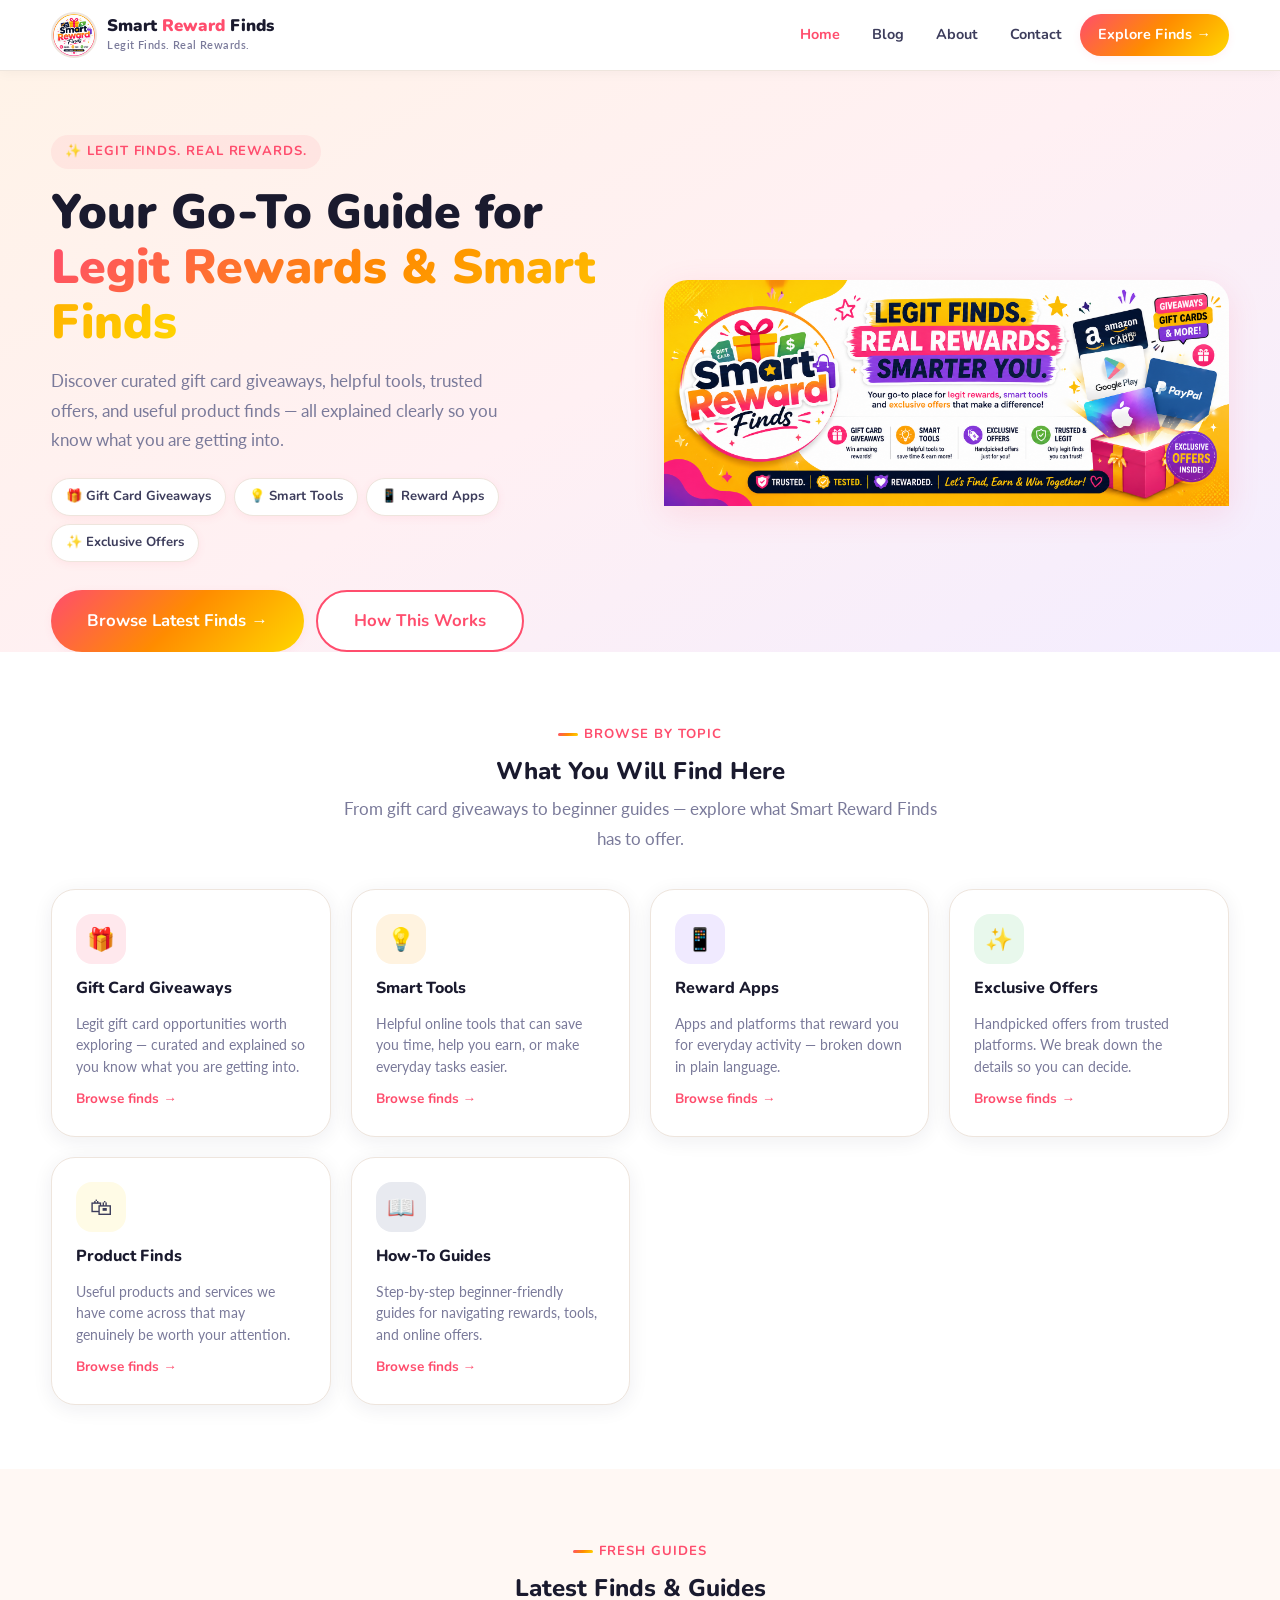
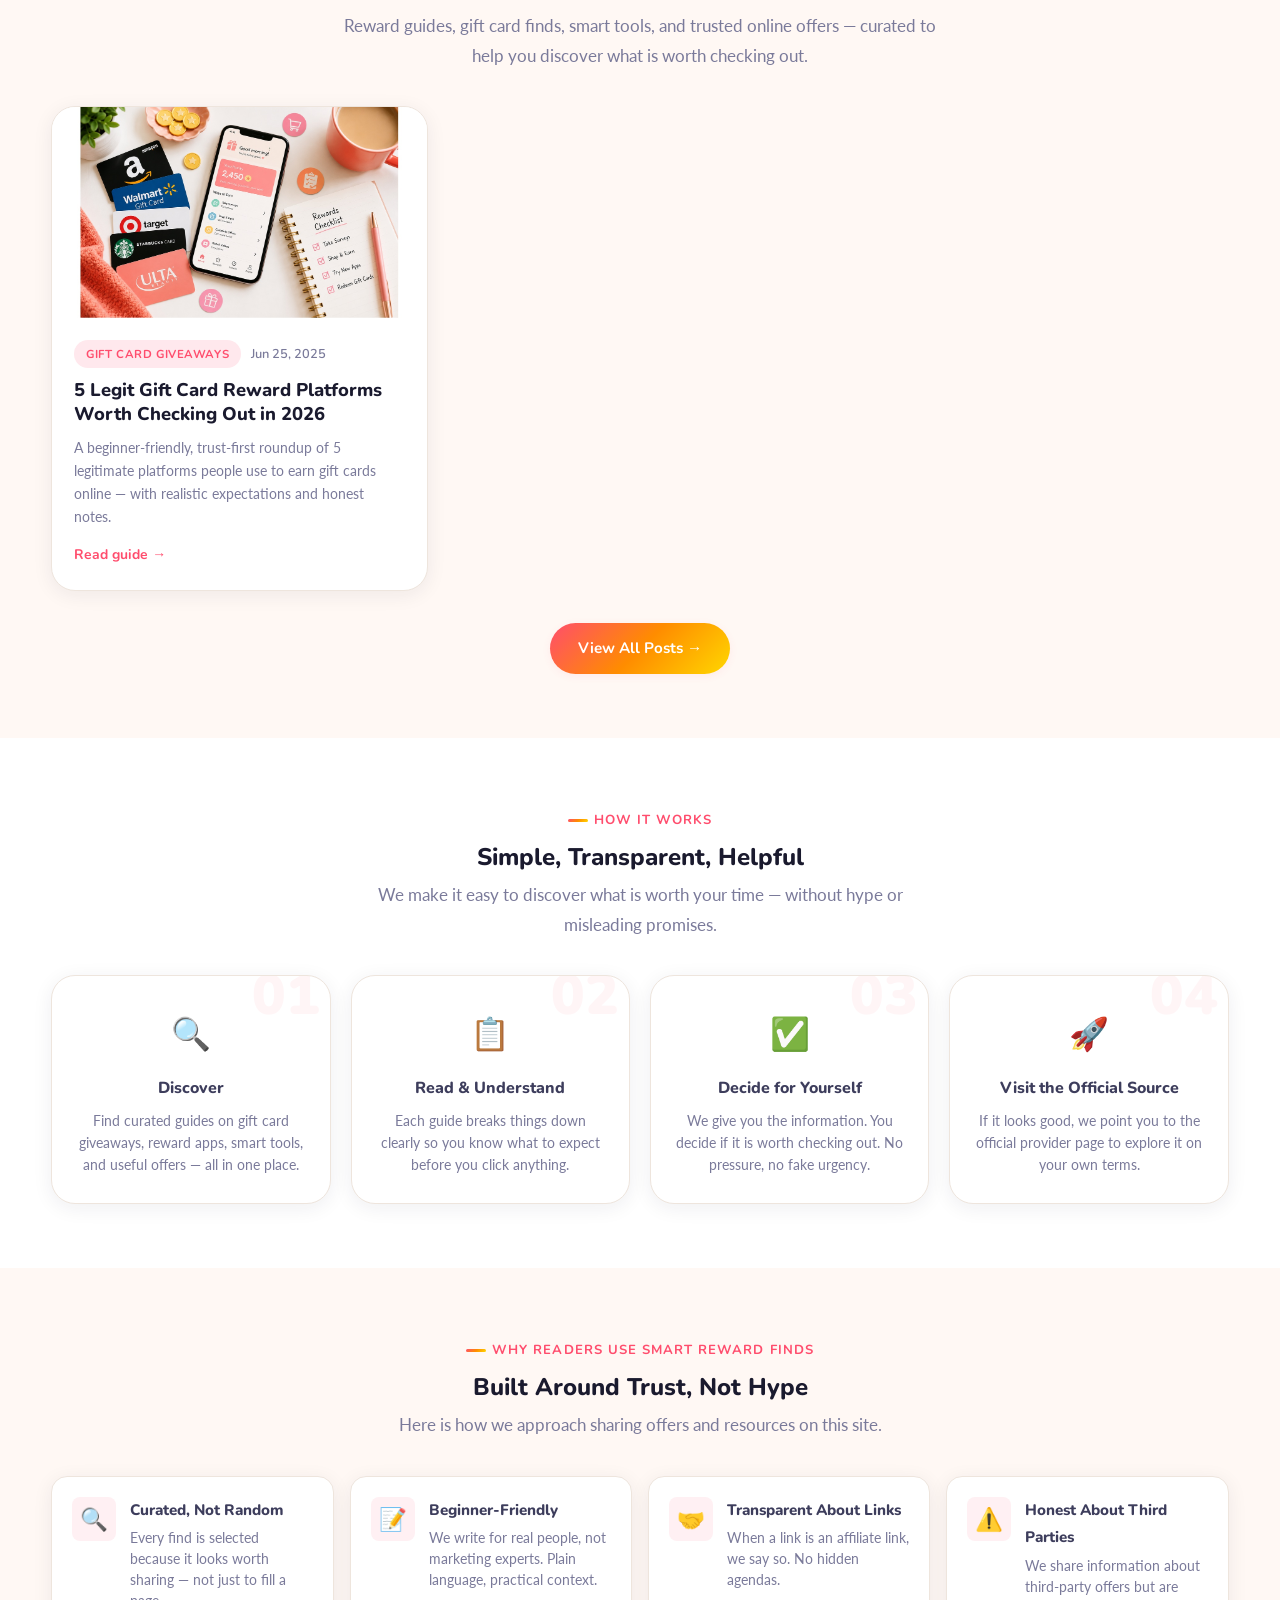
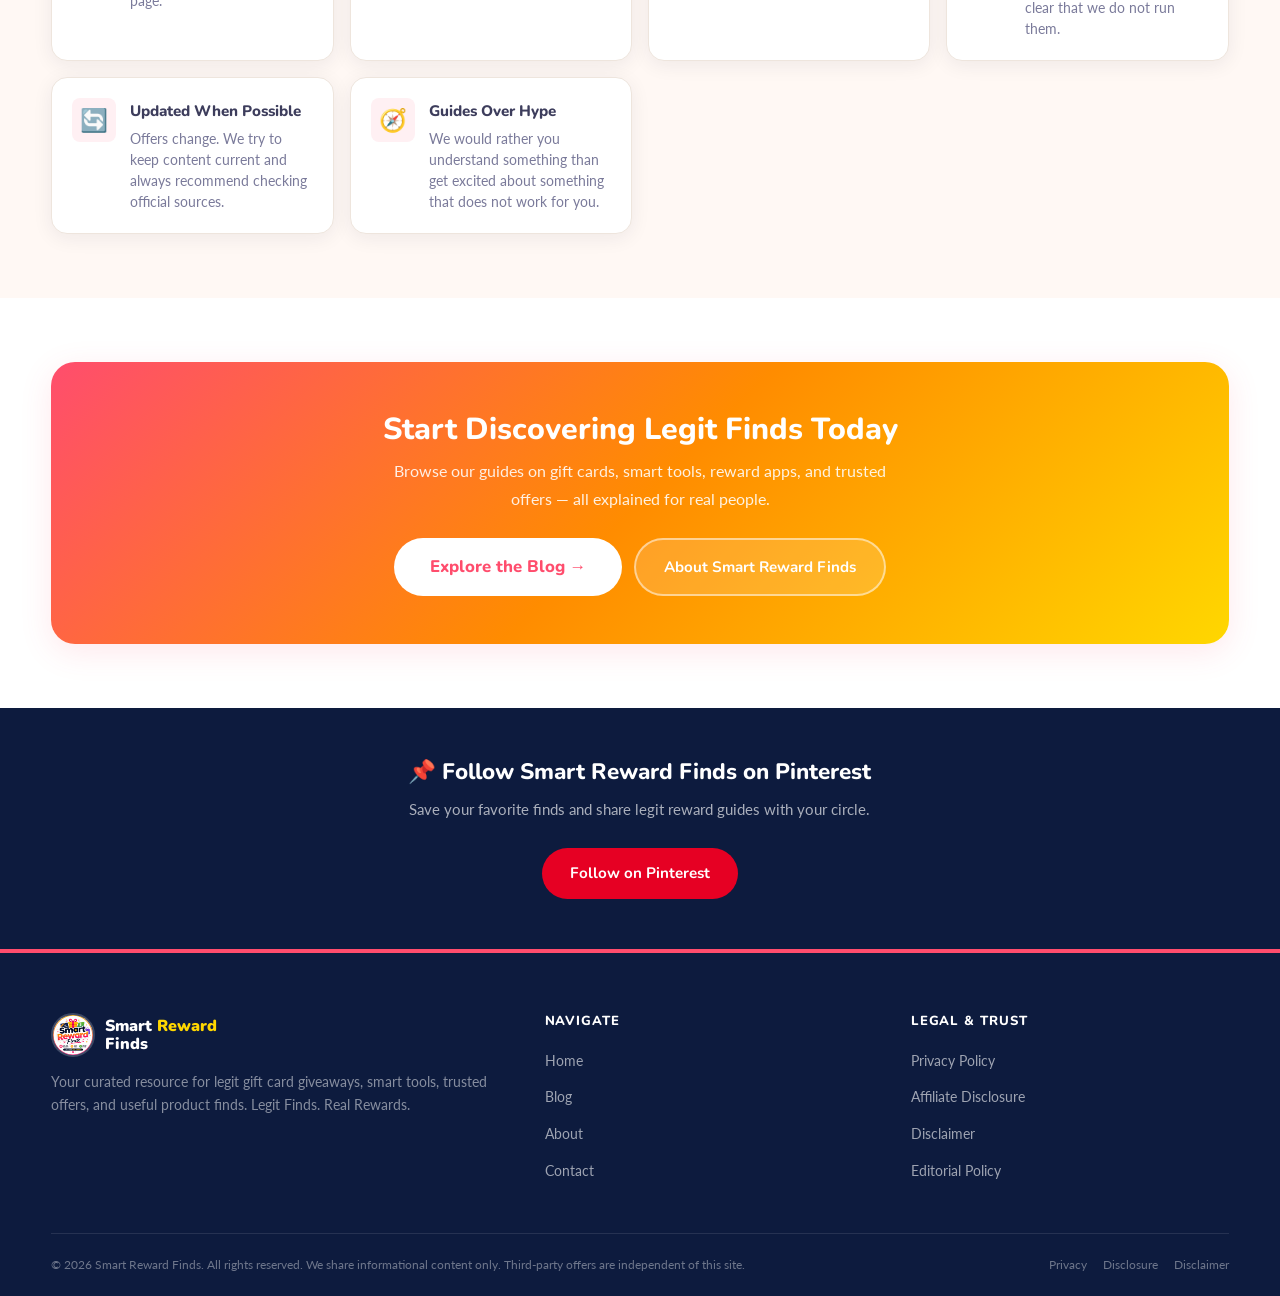
<file: index.html>
<!DOCTYPE html>
<html lang="en">
<head>
<meta charset="UTF-8"/>
<meta name="viewport" content="width=device-width, initial-scale=1.0"/>
<title>Smart Reward Finds — Legit Finds. Real Rewards. Smarter You.</title>
<meta name="description" content="Discover legit gift card giveaways, smart tools, trusted offers, and useful product finds. Smart Reward Finds is your go-to resource for real rewards, curated with care."/>
<meta property="og:title" content="Smart Reward Finds — Legit Finds. Real Rewards."/>
<meta property="og:description" content="Curated gift card giveaways, reward apps, smart tools and trusted offers for beginners."/>
<meta property="og:image" content="/images/cover-banner.png"/>
<meta property="og:type" content="website"/>
<link rel="icon" type="image/png" href="/images/logo.png"/>
<link rel="stylesheet" href="/style.css"/>
</head>
<body>

<!-- HEADER -->
<header class="site-header">
  <div class="container">
    <div class="header-inner">
      <a class="logo" href="/index.html">
        <img src="/images/logo.png" alt="Smart Reward Finds Logo" width="46" height="46"/>
        <div>
          <div class="logo-name">Smart <span>Reward</span> Finds</div>
          <div class="logo-tag">Legit Finds. Real Rewards.</div>
        </div>
      </a>
      <nav class="nav">
        <a href="/index.html" class="active">Home</a>
        <a href="/blog.html">Blog</a>
        <a href="/about.html">About</a>
        <a href="/contact.html">Contact</a>
        <a class="nav-cta" href="/blog.html">Explore Finds &rarr;</a>
      </nav>
      <button class="hamburger" id="hamburger" onclick="toggleMenu()" aria-label="Toggle menu" aria-expanded="false">
        <span></span><span></span><span></span>
      </button>
    </div>
  </div>
  <nav class="mobile-nav" id="mobile-nav">
    <a href="/index.html">Home</a>
    <a href="/blog.html">Blog</a>
    <a href="/about.html">About</a>
    <a href="/contact.html">Contact</a>
  </nav>
</header>

<!-- HERO -->
<section class="hero-text-section">
  <div class="container">
    <div class="hero-grid">
      <div class="hero-content">
        <span class="hero-eyebrow">&#10024; Legit Finds. Real Rewards.</span>
        <h1 class="hero-title">Your Go-To Guide for<br/><span class="gradient-text">Legit Rewards &amp; Smart Finds</span></h1>
        <p class="hero-desc">Discover curated gift card giveaways, helpful tools, trusted offers, and useful product finds — all explained clearly so you know what you are getting into.</p>
        <div class="hero-pills">
          <span class="hero-pill">&#127873; Gift Card Giveaways</span>
          <span class="hero-pill">&#128161; Smart Tools</span>
          <span class="hero-pill">&#128241; Reward Apps</span>
          <span class="hero-pill">&#10024; Exclusive Offers</span>
        </div>
        <div class="hero-actions">
          <a class="btn btn-primary btn-lg" href="/blog.html">Browse Latest Finds &rarr;</a>
          <a class="btn btn-secondary btn-lg" href="/about.html">How This Works</a>
        </div>
      </div>
      <div class="hero-image">
        <img src="/images/cover-banner.png" alt="Smart Reward Finds — Legit Finds. Real Rewards. Smarter You." width="520" height="260"/>
      </div>
    </div>
  </div>
</section>

<!-- CATEGORIES -->
<section class="section" style="background:#fff">
  <div class="container">
    <div class="text-center" style="max-width:600px;margin:0 auto 0">
      <span class="section-label">Browse by Topic</span>
      <h2>What You Will Find Here</h2>
      <p class="lead" style="margin-top:8px">From gift card giveaways to beginner guides — explore what Smart Reward Finds has to offer.</p>
    </div>
    <div class="categories-grid">
      <a class="cat-card" href="/blog.html">
        <div class="cat-icon" style="background:#FFE8ED">&#127873;</div>
        <div class="cat-title">Gift Card Giveaways</div>
        <p class="cat-desc">Legit gift card opportunities worth exploring — curated and explained so you know what you are getting into.</p>
        <span class="cat-link">Browse finds &rarr;</span>
      </a>
      <a class="cat-card" href="/blog.html">
        <div class="cat-icon" style="background:#FFF3E0">&#128161;</div>
        <div class="cat-title">Smart Tools</div>
        <p class="cat-desc">Helpful online tools that can save you time, help you earn, or make everyday tasks easier.</p>
        <span class="cat-link">Browse finds &rarr;</span>
      </a>
      <a class="cat-card" href="/blog.html">
        <div class="cat-icon" style="background:#F0EAFF">&#128241;</div>
        <div class="cat-title">Reward Apps</div>
        <p class="cat-desc">Apps and platforms that reward you for everyday activity — broken down in plain language.</p>
        <span class="cat-link">Browse finds &rarr;</span>
      </a>
      <a class="cat-card" href="/blog.html">
        <div class="cat-icon" style="background:#E8F8EC">&#10024;</div>
        <div class="cat-title">Exclusive Offers</div>
        <p class="cat-desc">Handpicked offers from trusted platforms. We break down the details so you can decide.</p>
        <span class="cat-link">Browse finds &rarr;</span>
      </a>
      <a class="cat-card" href="/blog.html">
        <div class="cat-icon" style="background:#FFFBE6">&#128717;</div>
        <div class="cat-title">Product Finds</div>
        <p class="cat-desc">Useful products and services we have come across that may genuinely be worth your attention.</p>
        <span class="cat-link">Browse finds &rarr;</span>
      </a>
      <a class="cat-card" href="/blog.html">
        <div class="cat-icon" style="background:#E8EAF0">&#128214;</div>
        <div class="cat-title">How-To Guides</div>
        <p class="cat-desc">Step-by-step beginner-friendly guides for navigating rewards, tools, and online offers.</p>
        <span class="cat-link">Browse finds &rarr;</span>
      </a>
    </div>
  </div>
</section>

<!-- LATEST POSTS -->
<section class="section" style="background:var(--offwhite)">
  <div class="container">
    <div class="text-center" style="max-width:600px;margin:0 auto 0">
      <span class="section-label">Fresh Guides</span>
      <h2>Latest Finds &amp; Guides</h2>
      <p class="lead" style="margin-top:8px">Reward guides, gift card finds, smart tools, and trusted online offers — curated to help you discover what is worth checking out.</p>
    </div>
    <div class="posts-grid">
      <a class="post-card" href="/blog/5-legit-gift-card-reward-platforms-2026.html">
        <div class="post-card-img">
          <img src="/images/blog/hero-reward-platforms.jpg" alt="5 Legit Gift Card Reward Platforms Worth Checking Out" loading="lazy"/>
        </div>
        <div class="post-card-body">
          <div class="post-meta">
            <span class="badge">Gift Card Giveaways</span>
            <span class="post-date">Jun 25, 2025</span>
          </div>
          <h3 class="post-card-title">5 Legit Gift Card Reward Platforms Worth Checking Out in 2026</h3>
          <p class="post-snippet">A beginner-friendly, trust-first roundup of 5 legitimate platforms people use to earn gift cards online — with realistic expectations and honest notes.</p>
          <span class="read-more">Read guide &rarr;</span>
        </div>
      </a>
      <!-- ADD MORE POST CARDS HERE AS YOU PUBLISH NEW POSTS -->
    </div>
    <div class="text-center" style="margin-top:32px">
      <a class="btn btn-primary" href="/blog.html">View All Posts &rarr;</a>
    </div>
  </div>
</section>

<!-- HOW IT WORKS -->
<section class="section" style="background:#fff">
  <div class="container">
    <div class="text-center" style="max-width:600px;margin:0 auto 0">
      <span class="section-label">How It Works</span>
      <h2>Simple, Transparent, Helpful</h2>
      <p class="lead" style="margin-top:8px">We make it easy to discover what is worth your time — without hype or misleading promises.</p>
    </div>
    <div class="how-grid">
      <div class="how-card">
        <div class="how-step">01</div>
        <div class="how-icon">&#128269;</div>
        <div class="how-title">Discover</div>
        <p class="how-desc">Find curated guides on gift card giveaways, reward apps, smart tools, and useful offers — all in one place.</p>
      </div>
      <div class="how-card">
        <div class="how-step">02</div>
        <div class="how-icon">&#128203;</div>
        <div class="how-title">Read &amp; Understand</div>
        <p class="how-desc">Each guide breaks things down clearly so you know what to expect before you click anything.</p>
      </div>
      <div class="how-card">
        <div class="how-step">03</div>
        <div class="how-icon">&#9989;</div>
        <div class="how-title">Decide for Yourself</div>
        <p class="how-desc">We give you the information. You decide if it is worth checking out. No pressure, no fake urgency.</p>
      </div>
      <div class="how-card">
        <div class="how-step">04</div>
        <div class="how-icon">&#128640;</div>
        <div class="how-title">Visit the Official Source</div>
        <p class="how-desc">If it looks good, we point you to the official provider page to explore it on your own terms.</p>
      </div>
    </div>
  </div>
</section>

<!-- TRUST SECTION -->
<section class="section" style="background:var(--offwhite)">
  <div class="container">
    <div class="text-center" style="max-width:600px;margin:0 auto 0">
      <span class="section-label">Why Readers Use Smart Reward Finds</span>
      <h2>Built Around Trust, Not Hype</h2>
      <p class="lead" style="margin-top:8px">Here is how we approach sharing offers and resources on this site.</p>
    </div>
    <div class="trust-grid">
      <div class="trust-card">
        <div class="trust-icon">&#128269;</div>
        <div>
          <div class="trust-title">Curated, Not Random</div>
          <p class="trust-desc">Every find is selected because it looks worth sharing — not just to fill a page.</p>
        </div>
      </div>
      <div class="trust-card">
        <div class="trust-icon">&#128221;</div>
        <div>
          <div class="trust-title">Beginner-Friendly</div>
          <p class="trust-desc">We write for real people, not marketing experts. Plain language, practical context.</p>
        </div>
      </div>
      <div class="trust-card">
        <div class="trust-icon">&#129309;</div>
        <div>
          <div class="trust-title">Transparent About Links</div>
          <p class="trust-desc">When a link is an affiliate link, we say so. No hidden agendas.</p>
        </div>
      </div>
      <div class="trust-card">
        <div class="trust-icon">&#9888;&#65039;</div>
        <div>
          <div class="trust-title">Honest About Third Parties</div>
          <p class="trust-desc">We share information about third-party offers but are clear that we do not run them.</p>
        </div>
      </div>
      <div class="trust-card">
        <div class="trust-icon">&#128260;</div>
        <div>
          <div class="trust-title">Updated When Possible</div>
          <p class="trust-desc">Offers change. We try to keep content current and always recommend checking official sources.</p>
        </div>
      </div>
      <div class="trust-card">
        <div class="trust-icon">&#129517;</div>
        <div>
          <div class="trust-title">Guides Over Hype</div>
          <p class="trust-desc">We would rather you understand something than get excited about something that does not work for you.</p>
        </div>
      </div>
    </div>
  </div>
</section>

<!-- CTA -->
<section class="section" style="background:#fff">
  <div class="container">
    <div class="cta-block">
      <h2>Start Discovering Legit Finds Today</h2>
      <p>Browse our guides on gift cards, smart tools, reward apps, and trusted offers — all explained for real people.</p>
      <div class="cta-buttons">
        <a class="btn btn-white btn-lg" href="/blog.html">Explore the Blog &rarr;</a>
        <a class="btn" style="background:rgba(255,255,255,0.15);color:#fff;border:2px solid rgba(255,255,255,0.5)" href="/about.html">About Smart Reward Finds</a>
      </div>
    </div>
  </div>
</section>

<!-- PINTEREST BAND -->
<div class="pinterest-band">
  <div class="container">
    <h2>&#128204; Follow Smart Reward Finds on Pinterest</h2>
    <p>Save your favorite finds and share legit reward guides with your circle.</p>
    <a class="btn btn-pinterest" href="https://pinterest.com/smartrewardfinds" target="_blank" rel="noopener">Follow on Pinterest</a>
  </div>
</div>

<!-- FOOTER -->
<footer class="site-footer">
  <div class="container">
    <div class="footer-grid">
      <div>
        <div class="footer-logo">
          <img src="/images/logo.png" alt="Smart Reward Finds" width="44" height="44"/>
          <div class="footer-brand-name">Smart <span>Reward</span><br/>Finds</div>
        </div>
        <p class="footer-tagline">Your curated resource for legit gift card giveaways, smart tools, trusted offers, and useful product finds. Legit Finds. Real Rewards.</p>
      </div>
      <div class="footer-col">
        <h4>Navigate</h4>
        <ul>
          <li><a href="/index.html">Home</a></li>
          <li><a href="/blog.html">Blog</a></li>
          <li><a href="/about.html">About</a></li>
          <li><a href="/contact.html">Contact</a></li>
        </ul>
      </div>
      <div class="footer-col">
        <h4>Legal &amp; Trust</h4>
        <ul>
          <li><a href="/privacy-policy.html">Privacy Policy</a></li>
          <li><a href="/affiliate-disclosure.html">Affiliate Disclosure</a></li>
          <li><a href="/disclaimer.html">Disclaimer</a></li>
          <li><a href="/editorial-policy.html">Editorial Policy</a></li>
        </ul>
      </div>
    </div>
    <div class="footer-bottom">
      <p>&copy; 2026 Smart Reward Finds. All rights reserved. We share informational content only. Third-party offers are independent of this site.</p>
      <div class="footer-legal">
        <a href="/privacy-policy.html">Privacy</a>
        <a href="/affiliate-disclosure.html">Disclosure</a>
        <a href="/disclaimer.html">Disclaimer</a>
      </div>
    </div>
  </div>
</footer>

<script src="/script.js"></script>
</body>
</html>
</file>
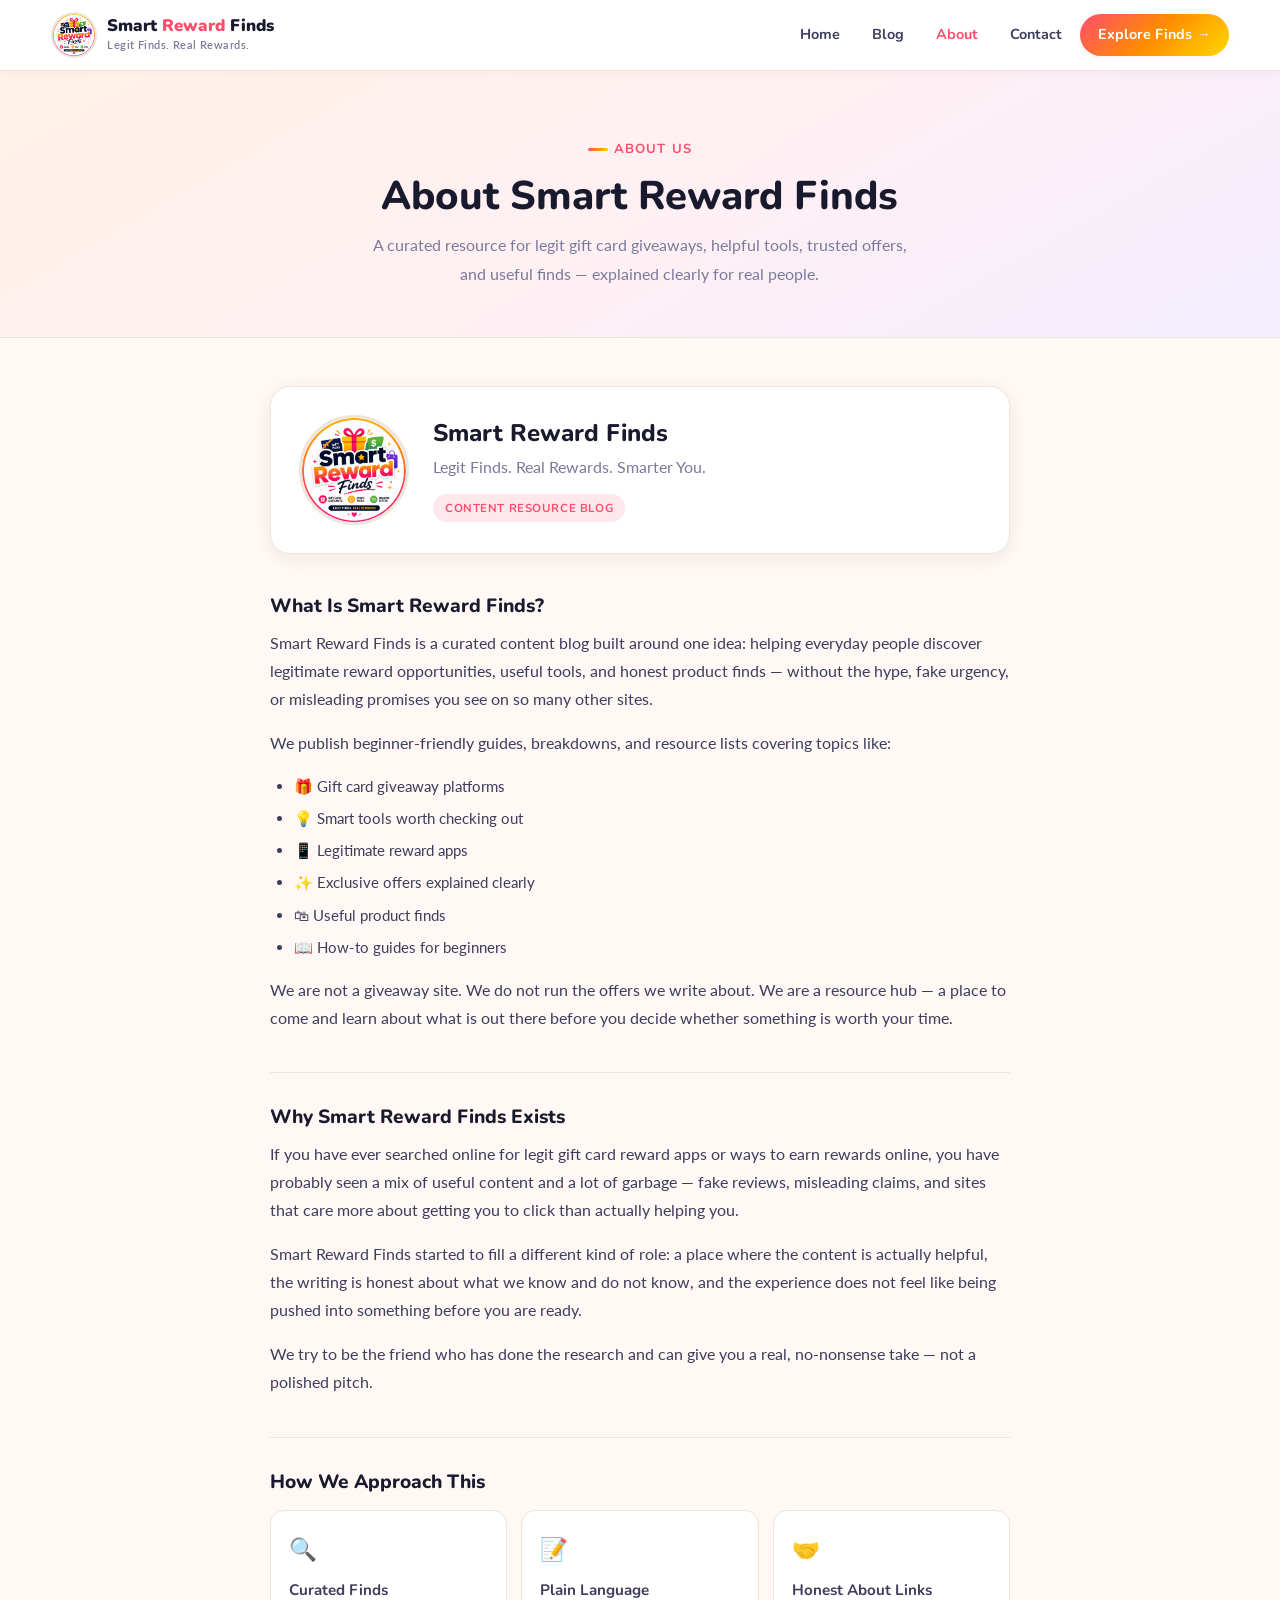
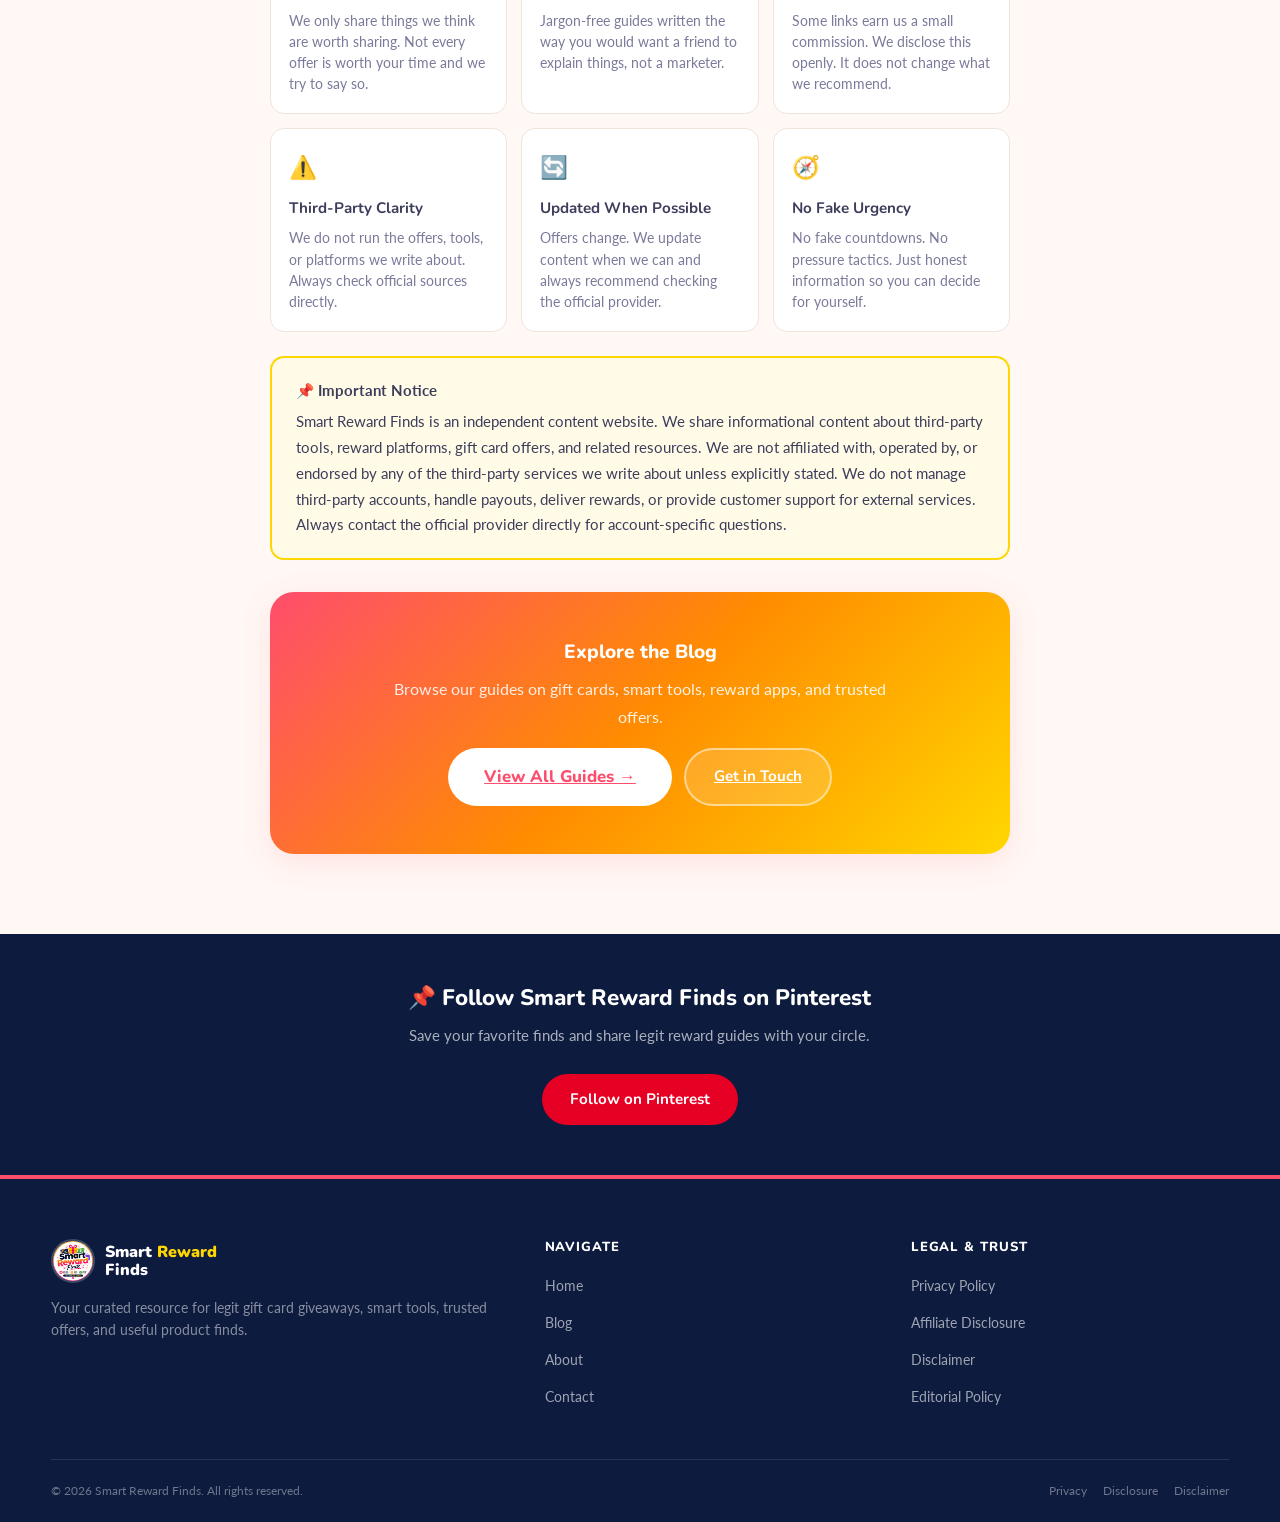
<file: about.html>
<!DOCTYPE html>
<html lang="en">
<head>
<meta charset="UTF-8"/>
<meta name="viewport" content="width=device-width, initial-scale=1.0"/>
<title>About — Smart Reward Finds</title>
<meta name="description" content="Learn what Smart Reward Finds is, how it works, and why it exists — a curated resource for legit gift card giveaways, smart tools, trusted offers, and useful product finds."/>
<link rel="icon" type="image/png" href="/images/logo.png"/>
<link rel="stylesheet" href="/style.css"/>
</head>
<body>

<header class="site-header">
  <div class="container">
    <div class="header-inner">
      <a class="logo" href="/index.html">
        <img src="/images/logo.png" alt="Smart Reward Finds Logo" width="46" height="46"/>
        <div>
          <div class="logo-name">Smart <span>Reward</span> Finds</div>
          <div class="logo-tag">Legit Finds. Real Rewards.</div>
        </div>
      </a>
      <nav class="nav">
        <a href="/index.html">Home</a>
        <a href="/blog.html">Blog</a>
        <a href="/about.html" class="active">About</a>
        <a href="/contact.html">Contact</a>
        <a class="nav-cta" href="/blog.html">Explore Finds &rarr;</a>
      </nav>
      <button class="hamburger" id="hamburger" onclick="toggleMenu()" aria-label="Toggle menu" aria-expanded="false">
        <span></span><span></span><span></span>
      </button>
    </div>
  </div>
  <nav class="mobile-nav" id="mobile-nav">
    <a href="/index.html">Home</a>
    <a href="/blog.html">Blog</a>
    <a href="/about.html">About</a>
    <a href="/contact.html">Contact</a>
  </nav>
</header>

<section class="page-hero">
  <div class="container">
    <span class="section-label">About Us</span>
    <h1>About Smart Reward Finds</h1>
    <p>A curated resource for legit gift card giveaways, helpful tools, trusted offers, and useful finds — explained clearly for real people.</p>
  </div>
</section>

<div class="legal-body container">

  <!-- Logo block -->
  <div style="display:flex;align-items:center;gap:24px;flex-wrap:wrap;margin-bottom:40px;padding:28px;background:#fff;border-radius:20px;border:1.5px solid var(--border);box-shadow:var(--shadow-card)">
    <img src="/images/logo.png" alt="Smart Reward Finds Logo" width="110" height="110" style="border-radius:50%;border:3px solid var(--border);flex-shrink:0"/>
    <div>
      <h2 style="border:none;padding:0;margin:0 0 6px;font-size:1.5rem">Smart Reward Finds</h2>
      <p style="color:var(--muted);margin:0 0 10px">Legit Finds. Real Rewards. Smarter You.</p>
      <span class="badge">Content Resource Blog</span>
    </div>
  </div>

  <h2>What Is Smart Reward Finds?</h2>
  <p>Smart Reward Finds is a curated content blog built around one idea: helping everyday people discover legitimate reward opportunities, useful tools, and honest product finds — without the hype, fake urgency, or misleading promises you see on so many other sites.</p>
  <p>We publish beginner-friendly guides, breakdowns, and resource lists covering topics like:</p>
  <ul>
    <li>&#127873; Gift card giveaway platforms</li>
    <li>&#128161; Smart tools worth checking out</li>
    <li>&#128241; Legitimate reward apps</li>
    <li>&#10024; Exclusive offers explained clearly</li>
    <li>&#128717; Useful product finds</li>
    <li>&#128214; How-to guides for beginners</li>
  </ul>
  <p>We are not a giveaway site. We do not run the offers we write about. We are a resource hub — a place to come and learn about what is out there before you decide whether something is worth your time.</p>

  <h2>Why Smart Reward Finds Exists</h2>
  <p>If you have ever searched online for legit gift card reward apps or ways to earn rewards online, you have probably seen a mix of useful content and a lot of garbage — fake reviews, misleading claims, and sites that care more about getting you to click than actually helping you.</p>
  <p>Smart Reward Finds started to fill a different kind of role: a place where the content is actually helpful, the writing is honest about what we know and do not know, and the experience does not feel like being pushed into something before you are ready.</p>
  <p>We try to be the friend who has done the research and can give you a real, no-nonsense take — not a polished pitch.</p>

  <h2>How We Approach This</h2>
  <div style="display:grid;grid-template-columns:repeat(auto-fill,minmax(220px,1fr));gap:14px;margin:16px 0 24px">
    <div style="background:#fff;border:1.5px solid var(--border);border-radius:14px;padding:18px">
      <div style="font-size:1.4rem;margin-bottom:8px">&#128269;</div>
      <strong style="font-family:'Nunito',sans-serif;font-size:0.95rem;display:block;margin-bottom:6px">Curated Finds</strong>
      <p style="font-size:0.85rem;color:var(--muted);margin:0;line-height:1.55">We only share things we think are worth sharing. Not every offer is worth your time and we try to say so.</p>
    </div>
    <div style="background:#fff;border:1.5px solid var(--border);border-radius:14px;padding:18px">
      <div style="font-size:1.4rem;margin-bottom:8px">&#128221;</div>
      <strong style="font-family:'Nunito',sans-serif;font-size:0.95rem;display:block;margin-bottom:6px">Plain Language</strong>
      <p style="font-size:0.85rem;color:var(--muted);margin:0;line-height:1.55">Jargon-free guides written the way you would want a friend to explain things, not a marketer.</p>
    </div>
    <div style="background:#fff;border:1.5px solid var(--border);border-radius:14px;padding:18px">
      <div style="font-size:1.4rem;margin-bottom:8px">&#129309;</div>
      <strong style="font-family:'Nunito',sans-serif;font-size:0.95rem;display:block;margin-bottom:6px">Honest About Links</strong>
      <p style="font-size:0.85rem;color:var(--muted);margin:0;line-height:1.55">Some links earn us a small commission. We disclose this openly. It does not change what we recommend.</p>
    </div>
    <div style="background:#fff;border:1.5px solid var(--border);border-radius:14px;padding:18px">
      <div style="font-size:1.4rem;margin-bottom:8px">&#9888;&#65039;</div>
      <strong style="font-family:'Nunito',sans-serif;font-size:0.95rem;display:block;margin-bottom:6px">Third-Party Clarity</strong>
      <p style="font-size:0.85rem;color:var(--muted);margin:0;line-height:1.55">We do not run the offers, tools, or platforms we write about. Always check official sources directly.</p>
    </div>
    <div style="background:#fff;border:1.5px solid var(--border);border-radius:14px;padding:18px">
      <div style="font-size:1.4rem;margin-bottom:8px">&#128260;</div>
      <strong style="font-family:'Nunito',sans-serif;font-size:0.95rem;display:block;margin-bottom:6px">Updated When Possible</strong>
      <p style="font-size:0.85rem;color:var(--muted);margin:0;line-height:1.55">Offers change. We update content when we can and always recommend checking the official provider.</p>
    </div>
    <div style="background:#fff;border:1.5px solid var(--border);border-radius:14px;padding:18px">
      <div style="font-size:1.4rem;margin-bottom:8px">&#129517;</div>
      <strong style="font-family:'Nunito',sans-serif;font-size:0.95rem;display:block;margin-bottom:6px">No Fake Urgency</strong>
      <p style="font-size:0.85rem;color:var(--muted);margin:0;line-height:1.55">No fake countdowns. No pressure tactics. Just honest information so you can decide for yourself.</p>
    </div>
  </div>

  <!-- Important notice -->
  <div style="background:#FFFBE6;border:2px solid #FFD700;border-radius:14px;padding:20px 24px;margin-bottom:32px;font-size:0.92rem;line-height:1.75">
    <strong style="display:block;margin-bottom:6px">&#128204; Important Notice</strong>
    Smart Reward Finds is an independent content website. We share informational content about third-party tools, reward platforms, gift card offers, and related resources. We are not affiliated with, operated by, or endorsed by any of the third-party services we write about unless explicitly stated. We do not manage third-party accounts, handle payouts, deliver rewards, or provide customer support for external services. Always contact the official provider directly for account-specific questions.
  </div>

  <!-- CTA -->
  <div class="cta-block">
    <h2>Explore the Blog</h2>
    <p>Browse our guides on gift cards, smart tools, reward apps, and trusted offers.</p>
    <div class="cta-buttons">
      <a class="btn btn-white btn-lg" href="/blog.html">View All Guides &rarr;</a>
      <a class="btn" style="background:rgba(255,255,255,0.15);color:#fff;border:2px solid rgba(255,255,255,0.5)" href="/contact.html">Get in Touch</a>
    </div>
  </div>

</div>

<div class="pinterest-band">
  <div class="container">
    <h2>&#128204; Follow Smart Reward Finds on Pinterest</h2>
    <p>Save your favorite finds and share legit reward guides with your circle.</p>
    <a class="btn btn-pinterest" href="https://pinterest.com/smartrewardfinds" target="_blank" rel="noopener">Follow on Pinterest</a>
  </div>
</div>

<footer class="site-footer">
  <div class="container">
    <div class="footer-grid">
      <div>
        <div class="footer-logo">
          <img src="/images/logo.png" alt="Smart Reward Finds" width="44" height="44"/>
          <div class="footer-brand-name">Smart <span>Reward</span><br/>Finds</div>
        </div>
        <p class="footer-tagline">Your curated resource for legit gift card giveaways, smart tools, trusted offers, and useful product finds.</p>
      </div>
      <div class="footer-col">
        <h4>Navigate</h4>
        <ul>
          <li><a href="/index.html">Home</a></li>
          <li><a href="/blog.html">Blog</a></li>
          <li><a href="/about.html">About</a></li>
          <li><a href="/contact.html">Contact</a></li>
        </ul>
      </div>
      <div class="footer-col">
        <h4>Legal &amp; Trust</h4>
        <ul>
          <li><a href="/privacy-policy.html">Privacy Policy</a></li>
          <li><a href="/affiliate-disclosure.html">Affiliate Disclosure</a></li>
          <li><a href="/disclaimer.html">Disclaimer</a></li>
          <li><a href="/editorial-policy.html">Editorial Policy</a></li>
        </ul>
      </div>
    </div>
    <div class="footer-bottom">
      <p>&copy; 2026 Smart Reward Finds. All rights reserved.</p>
      <div class="footer-legal">
        <a href="/privacy-policy.html">Privacy</a>
        <a href="/affiliate-disclosure.html">Disclosure</a>
        <a href="/disclaimer.html">Disclaimer</a>
      </div>
    </div>
  </div>
</footer>

<script src="/script.js"></script>
</body>
</html>
</file>
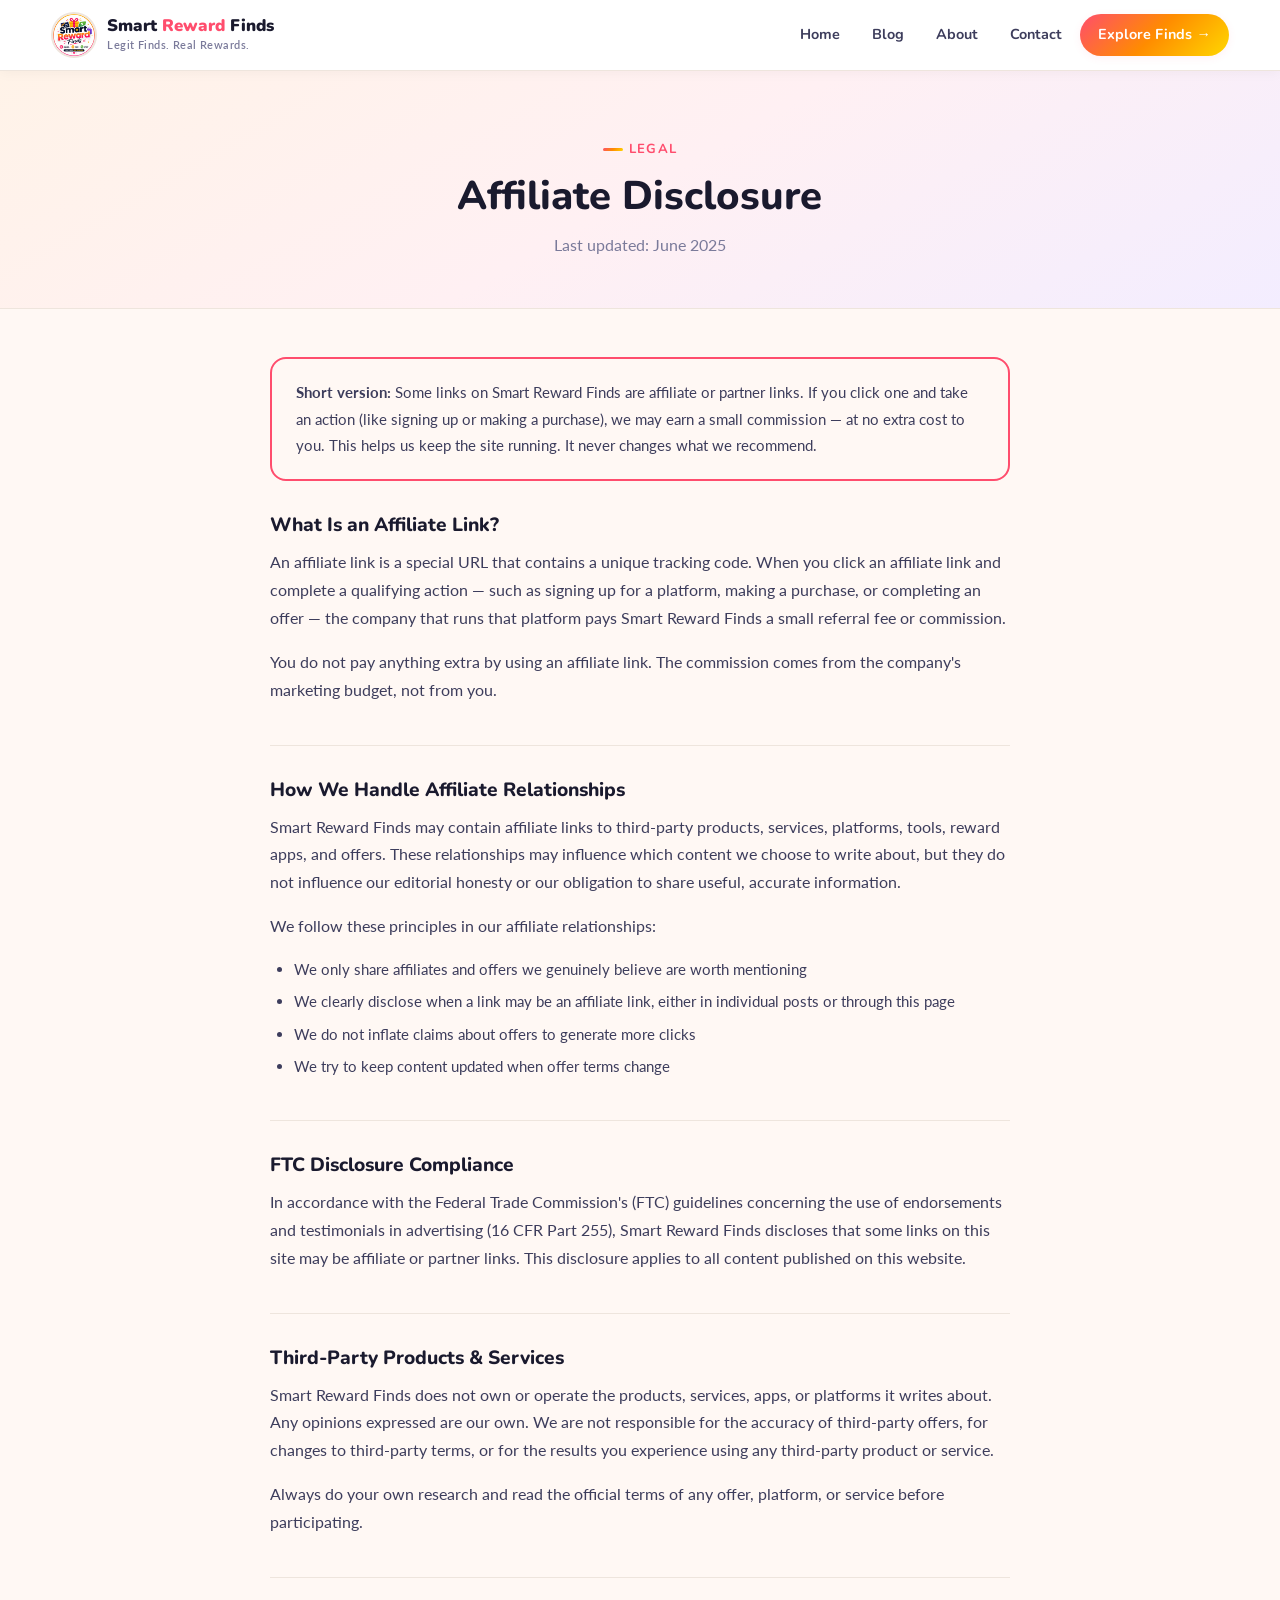
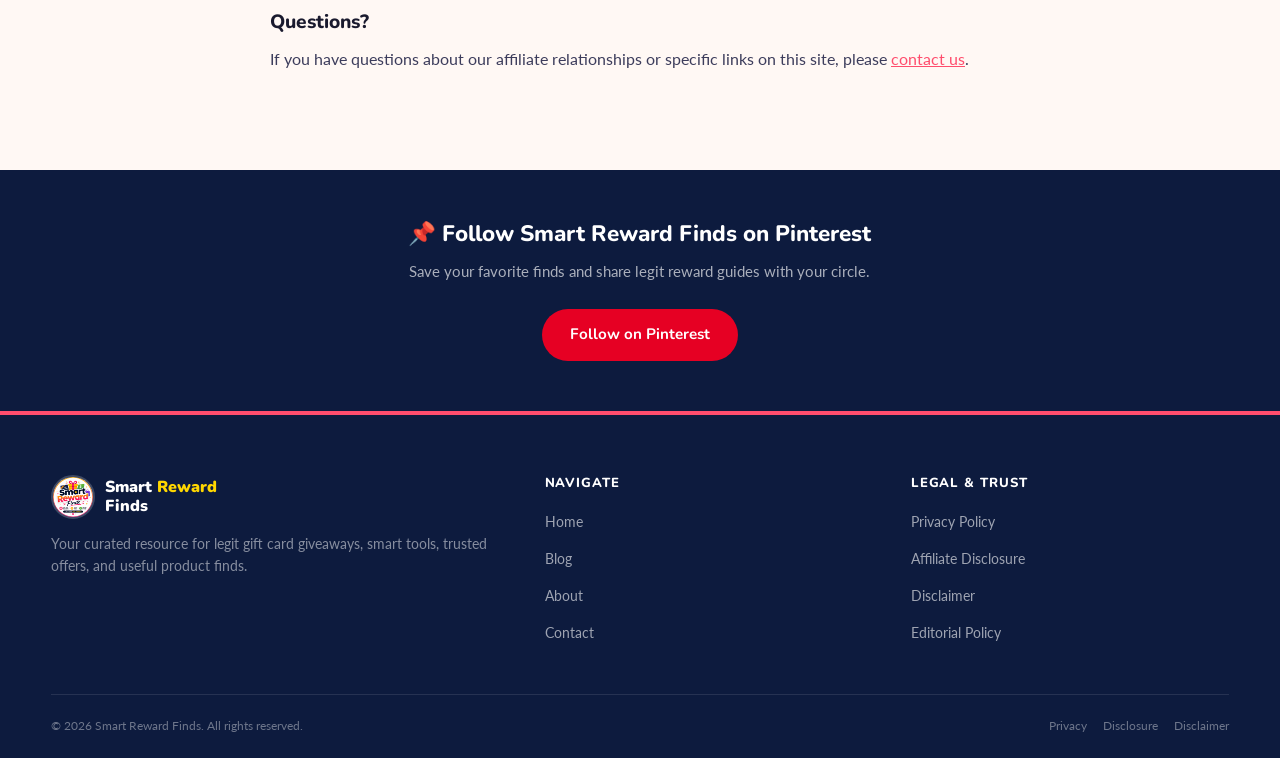
<file: affiliate-disclosure.html>
<!DOCTYPE html>
<html lang="en">
<head>
<meta charset="UTF-8"/>
<meta name="viewport" content="width=device-width, initial-scale=1.0"/>
<title>Affiliate Disclosure — Smart Reward Finds</title>
<meta name="description" content="Smart Reward Finds Affiliate Disclosure — how we handle affiliate and partner links on this site."/>
<link rel="icon" type="image/png" href="/images/logo.png"/>
<link rel="stylesheet" href="/style.css"/>
</head>
<body>

<header class="site-header">
  <div class="container">
    <div class="header-inner">
      <a class="logo" href="/index.html">
        <img src="/images/logo.png" alt="Smart Reward Finds Logo" width="46" height="46"/>
        <div>
          <div class="logo-name">Smart <span>Reward</span> Finds</div>
          <div class="logo-tag">Legit Finds. Real Rewards.</div>
        </div>
      </a>
      <nav class="nav">
        <a href="/index.html">Home</a>
        <a href="/blog.html">Blog</a>
        <a href="/about.html">About</a>
        <a href="/contact.html">Contact</a>
        <a class="nav-cta" href="/blog.html">Explore Finds &rarr;</a>
      </nav>
      <button class="hamburger" id="hamburger" onclick="toggleMenu()" aria-label="Toggle menu" aria-expanded="false">
        <span></span><span></span><span></span>
      </button>
    </div>
  </div>
  <nav class="mobile-nav" id="mobile-nav">
    <a href="/index.html">Home</a>
    <a href="/blog.html">Blog</a>
    <a href="/about.html">About</a>
    <a href="/contact.html">Contact</a>
  </nav>
</header>

<section class="page-hero">
  <div class="container">
    <span class="section-label">Legal</span>
    <h1>Affiliate Disclosure</h1>
    <p>Last updated: June 2025</p>
  </div>
</section>

<div class="legal-body container">

  <div class="highlight-box">
    <strong>Short version:</strong> Some links on Smart Reward Finds are affiliate or partner links. If you click one and take an action (like signing up or making a purchase), we may earn a small commission — at no extra cost to you. This helps us keep the site running. It never changes what we recommend.
  </div>

  <h2>What Is an Affiliate Link?</h2>
  <p>An affiliate link is a special URL that contains a unique tracking code. When you click an affiliate link and complete a qualifying action — such as signing up for a platform, making a purchase, or completing an offer — the company that runs that platform pays Smart Reward Finds a small referral fee or commission.</p>
  <p>You do not pay anything extra by using an affiliate link. The commission comes from the company's marketing budget, not from you.</p>

  <h2>How We Handle Affiliate Relationships</h2>
  <p>Smart Reward Finds may contain affiliate links to third-party products, services, platforms, tools, reward apps, and offers. These relationships may influence which content we choose to write about, but they do not influence our editorial honesty or our obligation to share useful, accurate information.</p>
  <p>We follow these principles in our affiliate relationships:</p>
  <ul>
    <li>We only share affiliates and offers we genuinely believe are worth mentioning</li>
    <li>We clearly disclose when a link may be an affiliate link, either in individual posts or through this page</li>
    <li>We do not inflate claims about offers to generate more clicks</li>
    <li>We try to keep content updated when offer terms change</li>
  </ul>

  <h2>FTC Disclosure Compliance</h2>
  <p>In accordance with the Federal Trade Commission's (FTC) guidelines concerning the use of endorsements and testimonials in advertising (16 CFR Part 255), Smart Reward Finds discloses that some links on this site may be affiliate or partner links. This disclosure applies to all content published on this website.</p>

  <h2>Third-Party Products &amp; Services</h2>
  <p>Smart Reward Finds does not own or operate the products, services, apps, or platforms it writes about. Any opinions expressed are our own. We are not responsible for the accuracy of third-party offers, for changes to third-party terms, or for the results you experience using any third-party product or service.</p>
  <p>Always do your own research and read the official terms of any offer, platform, or service before participating.</p>

  <h2>Questions?</h2>
  <p>If you have questions about our affiliate relationships or specific links on this site, please <a href="/contact.html">contact us</a>.</p>

</div>

<div class="pinterest-band">
  <div class="container">
    <h2>&#128204; Follow Smart Reward Finds on Pinterest</h2>
    <p>Save your favorite finds and share legit reward guides with your circle.</p>
    <a class="btn btn-pinterest" href="https://pinterest.com/smartrewardfinds" target="_blank" rel="noopener">Follow on Pinterest</a>
  </div>
</div>

<footer class="site-footer">
  <div class="container">
    <div class="footer-grid">
      <div>
        <div class="footer-logo">
          <img src="/images/logo.png" alt="Smart Reward Finds" width="44" height="44"/>
          <div class="footer-brand-name">Smart <span>Reward</span><br/>Finds</div>
        </div>
        <p class="footer-tagline">Your curated resource for legit gift card giveaways, smart tools, trusted offers, and useful product finds.</p>
      </div>
      <div class="footer-col">
        <h4>Navigate</h4>
        <ul>
          <li><a href="/index.html">Home</a></li>
          <li><a href="/blog.html">Blog</a></li>
          <li><a href="/about.html">About</a></li>
          <li><a href="/contact.html">Contact</a></li>
        </ul>
      </div>
      <div class="footer-col">
        <h4>Legal &amp; Trust</h4>
        <ul>
          <li><a href="/privacy-policy.html">Privacy Policy</a></li>
          <li><a href="/affiliate-disclosure.html">Affiliate Disclosure</a></li>
          <li><a href="/disclaimer.html">Disclaimer</a></li>
          <li><a href="/editorial-policy.html">Editorial Policy</a></li>
        </ul>
      </div>
    </div>
    <div class="footer-bottom">
      <p>&copy; 2026 Smart Reward Finds. All rights reserved.</p>
      <div class="footer-legal">
        <a href="/privacy-policy.html">Privacy</a>
        <a href="/affiliate-disclosure.html">Disclosure</a>
        <a href="/disclaimer.html">Disclaimer</a>
      </div>
    </div>
  </div>
</footer>

<script src="/script.js"></script>
</body>
</html>
</file>
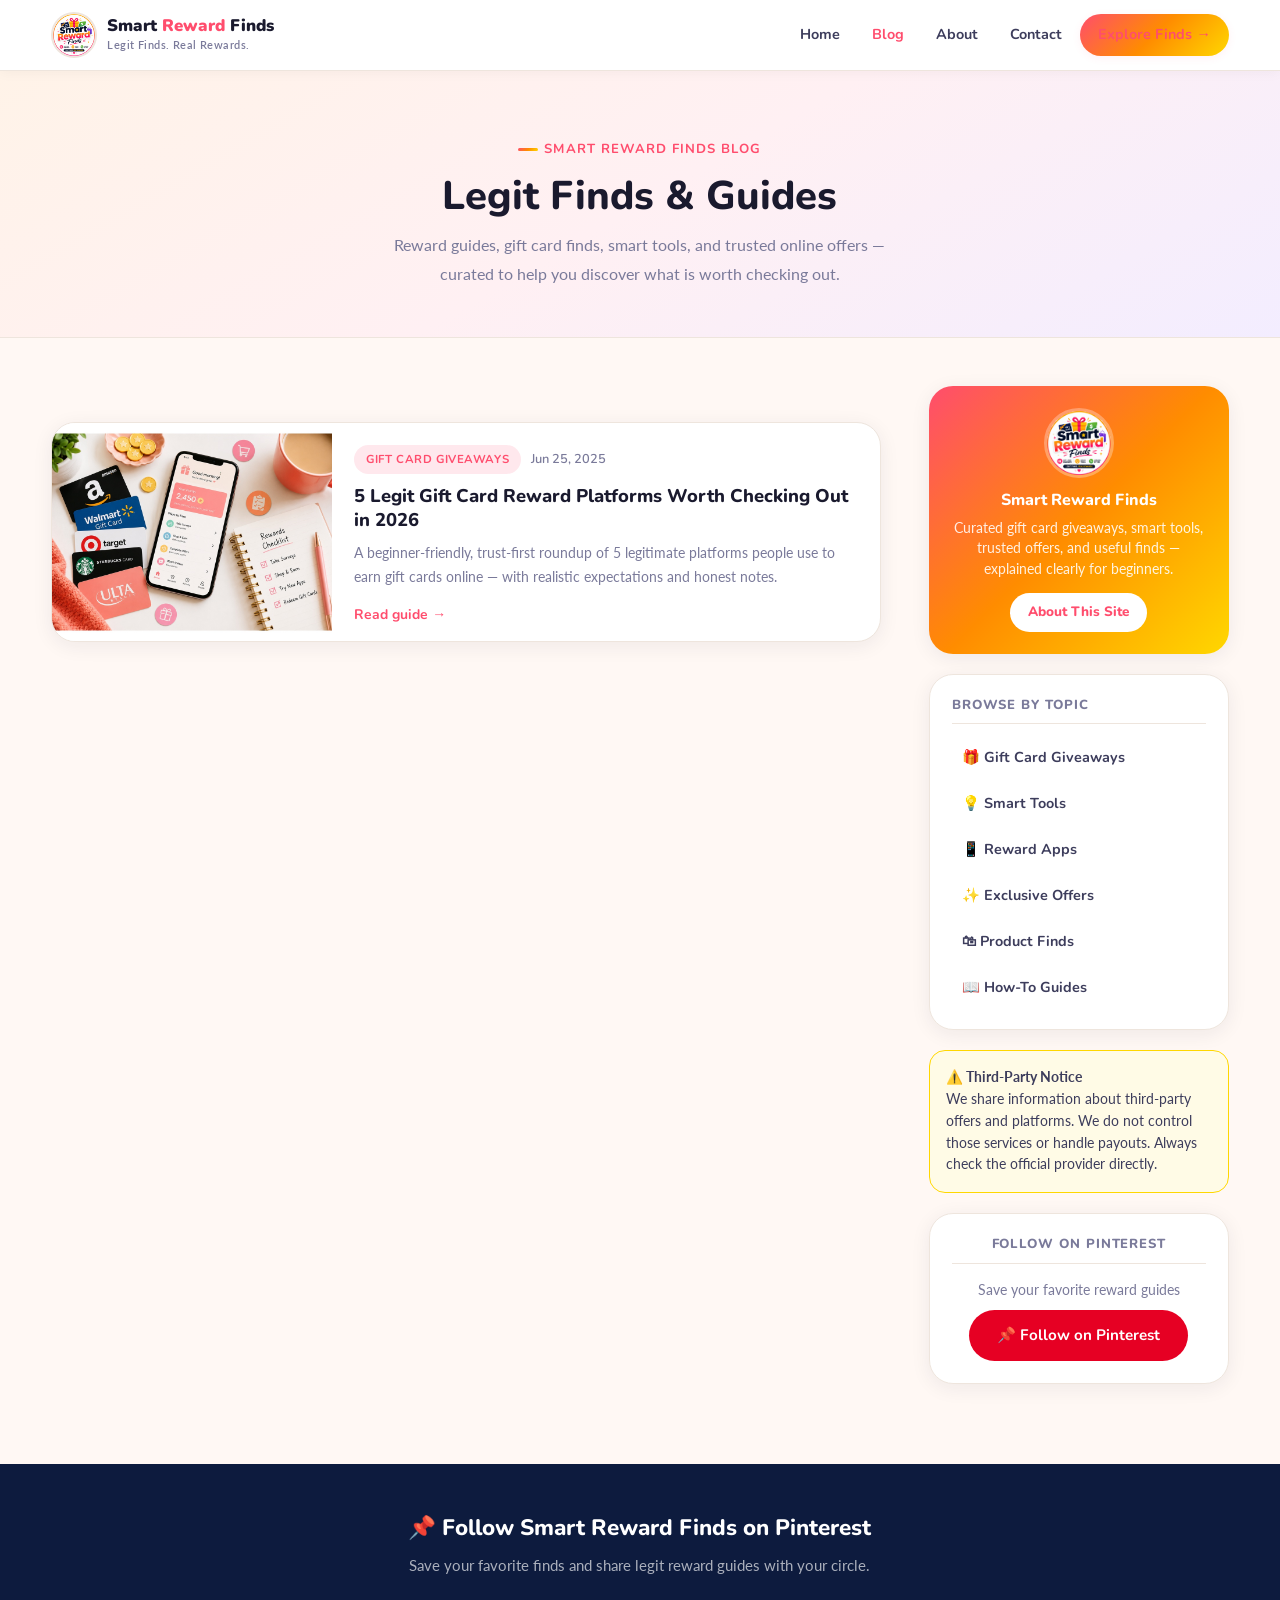
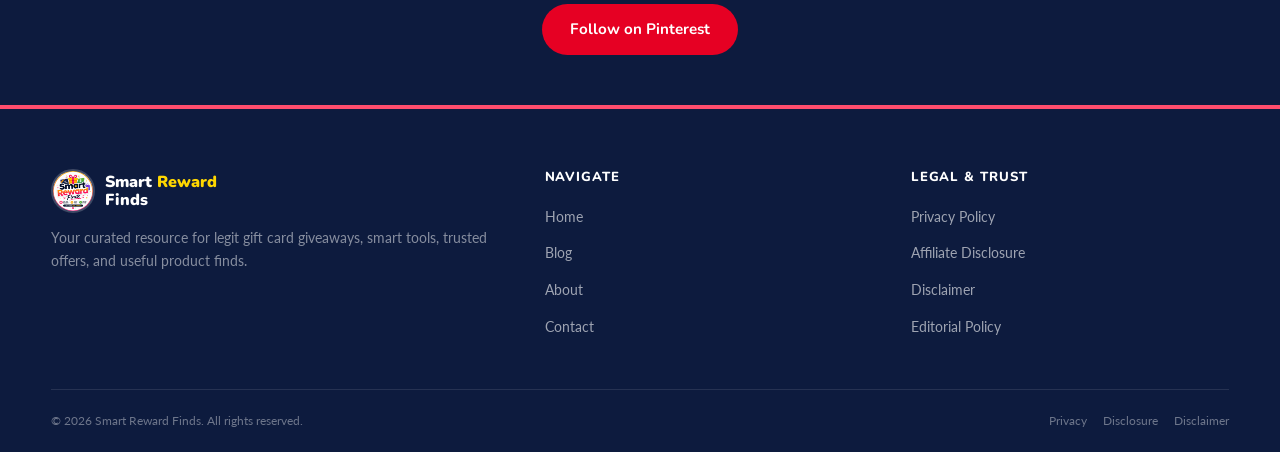
<file: blog.html>
<!DOCTYPE html>
<html lang="en">
<head>
<meta charset="UTF-8"/>
<meta name="viewport" content="width=device-width, initial-scale=1.0"/>
<title>Blog — Smart Reward Finds</title>
<meta name="description" content="Explore reward guides, smart tools, gift card finds, and trusted online offers curated to help you discover what is worth checking out."/>
<link rel="icon" type="image/png" href="/images/logo.png"/>
<link rel="stylesheet" href="/style.css"/>
</head>
<body>

<header class="site-header">
  <div class="container">
    <div class="header-inner">
      <a class="logo" href="/index.html">
        <img src="/images/logo.png" alt="Smart Reward Finds Logo" width="46" height="46"/>
        <div>
          <div class="logo-name">Smart <span>Reward</span> Finds</div>
          <div class="logo-tag">Legit Finds. Real Rewards.</div>
        </div>
      </a>
      <nav class="nav">
        <a href="/index.html">Home</a>
        <a href="/blog.html" class="active">Blog</a>
        <a href="/about.html">About</a>
        <a href="/contact.html">Contact</a>
        <a class="nav-cta" href="/blog.html">Explore Finds &rarr;</a>
      </nav>
      <button class="hamburger" id="hamburger" onclick="toggleMenu()" aria-label="Toggle menu" aria-expanded="false">
        <span></span><span></span><span></span>
      </button>
    </div>
  </div>
  <nav class="mobile-nav" id="mobile-nav">
    <a href="/index.html">Home</a>
    <a href="/blog.html">Blog</a>
    <a href="/about.html">About</a>
    <a href="/contact.html">Contact</a>
  </nav>
</header>

<section class="page-hero">
  <div class="container">
    <span class="section-label">Smart Reward Finds Blog</span>
    <h1>Legit Finds &amp; Guides</h1>
    <p>Reward guides, gift card finds, smart tools, and trusted online offers — curated to help you discover what is worth checking out.</p>
  </div>
</section>

<div class="container">
  <div class="blog-layout">
    <main>
      <div class="posts-grid" style="grid-template-columns:1fr">

        <!-- POST 1 -->
        <a class="post-card" href="/blog/5-legit-gift-card-reward-platforms-2026.html" style="flex-direction:row;max-height:220px">
          <div class="post-card-img" style="width:280px;flex-shrink:0;aspect-ratio:unset">
            <img src="/images/blog/hero-reward-platforms.jpg" alt="5 Legit Gift Card Reward Platforms" loading="lazy"/>
          </div>
          <div class="post-card-body">
            <div class="post-meta">
              <span class="badge">Gift Card Giveaways</span>
              <span class="post-date">Jun 25, 2025</span>
            </div>
            <h2 class="post-card-title">5 Legit Gift Card Reward Platforms Worth Checking Out in 2026</h2>
            <p class="post-snippet">A beginner-friendly, trust-first roundup of 5 legitimate platforms people use to earn gift cards online — with realistic expectations and honest notes.</p>
            <span class="read-more">Read guide &rarr;</span>
          </div>
        </a>

        <!-- ADD NEW POST CARDS HERE when you publish new posts -->
        <!-- Copy the block above, change the href, image, title, snippet and date -->

      </div>
    </main>

    <aside class="sidebar">
      <div class="sidebar-box about-widget">
        <img src="/images/logo.png" alt="Smart Reward Finds" width="70" height="70"/>
        <h3>Smart Reward Finds</h3>
        <p>Curated gift card giveaways, smart tools, trusted offers, and useful finds — explained clearly for beginners.</p>
        <a href="/about.html">About This Site</a>
      </div>
      <div class="sidebar-box">
        <h3>Browse by Topic</h3>
        <div class="cat-list">
          <a href="/blog.html">&#127873; Gift Card Giveaways</a>
          <a href="/blog.html">&#128161; Smart Tools</a>
          <a href="/blog.html">&#128241; Reward Apps</a>
          <a href="/blog.html">&#10024; Exclusive Offers</a>
          <a href="/blog.html">&#128717; Product Finds</a>
          <a href="/blog.html">&#128214; How-To Guides</a>
        </div>
      </div>
      <div class="notice-box">
        <strong>&#9888;&#65039; Third-Party Notice</strong><br/>
        We share information about third-party offers and platforms. We do not control those services or handle payouts. Always check the official provider directly.
      </div>
      <div class="sidebar-box" style="text-align:center">
        <h3>Follow on Pinterest</h3>
        <p style="font-size:0.85rem;color:var(--muted);margin-bottom:8px">Save your favorite reward guides</p>
        <a class="btn btn-pinterest" href="https://pinterest.com/smartrewardfinds" target="_blank" rel="noopener">&#128204; Follow on Pinterest</a>
      </div>
    </aside>
  </div>
</div>

<div class="pinterest-band">
  <div class="container">
    <h2>&#128204; Follow Smart Reward Finds on Pinterest</h2>
    <p>Save your favorite finds and share legit reward guides with your circle.</p>
    <a class="btn btn-pinterest" href="https://pinterest.com/smartrewardfinds" target="_blank" rel="noopener">Follow on Pinterest</a>
  </div>
</div>

<footer class="site-footer">
  <div class="container">
    <div class="footer-grid">
      <div>
        <div class="footer-logo">
          <img src="/images/logo.png" alt="Smart Reward Finds" width="44" height="44"/>
          <div class="footer-brand-name">Smart <span>Reward</span><br/>Finds</div>
        </div>
        <p class="footer-tagline">Your curated resource for legit gift card giveaways, smart tools, trusted offers, and useful product finds.</p>
      </div>
      <div class="footer-col">
        <h4>Navigate</h4>
        <ul>
          <li><a href="/index.html">Home</a></li>
          <li><a href="/blog.html">Blog</a></li>
          <li><a href="/about.html">About</a></li>
          <li><a href="/contact.html">Contact</a></li>
        </ul>
      </div>
      <div class="footer-col">
        <h4>Legal &amp; Trust</h4>
        <ul>
          <li><a href="/privacy-policy.html">Privacy Policy</a></li>
          <li><a href="/affiliate-disclosure.html">Affiliate Disclosure</a></li>
          <li><a href="/disclaimer.html">Disclaimer</a></li>
          <li><a href="/editorial-policy.html">Editorial Policy</a></li>
        </ul>
      </div>
    </div>
    <div class="footer-bottom">
      <p>&copy; 2026 Smart Reward Finds. All rights reserved.</p>
      <div class="footer-legal">
        <a href="/privacy-policy.html">Privacy</a>
        <a href="/affiliate-disclosure.html">Disclosure</a>
        <a href="/disclaimer.html">Disclaimer</a>
      </div>
    </div>
  </div>
</footer>

<script src="/script.js"></script>
</body>
</html>
</file>
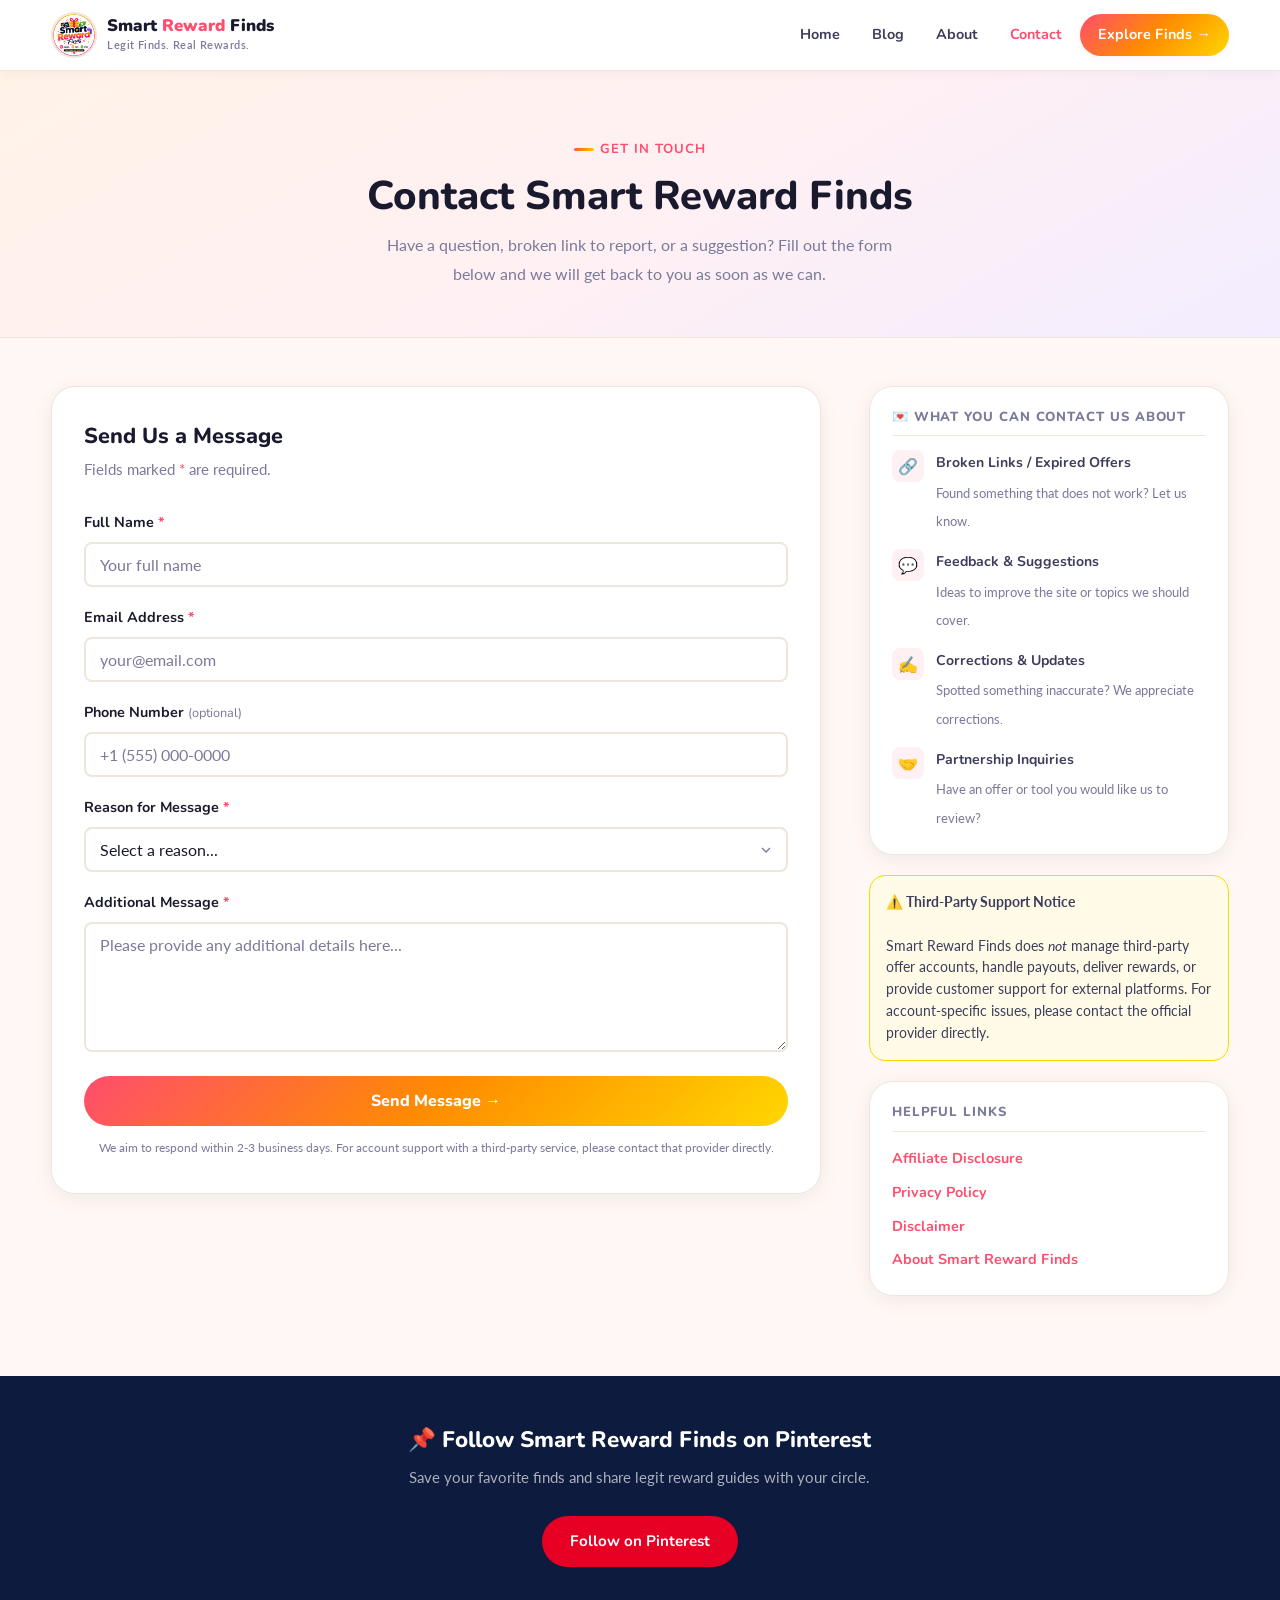
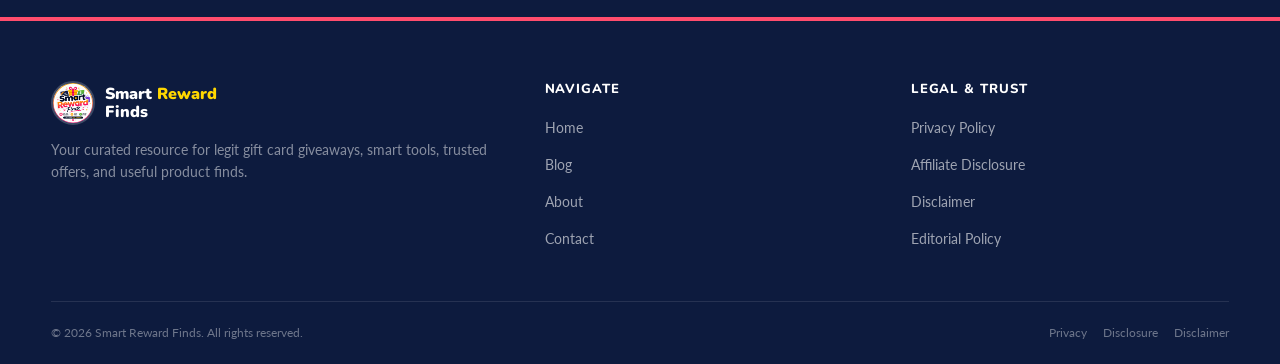
<file: contact.html>
<!DOCTYPE html>
<html lang="en">
<head>
<meta charset="UTF-8"/>
<meta name="viewport" content="width=device-width, initial-scale=1.0"/>
<title>Contact — Smart Reward Finds</title>
<meta name="description" content="Get in touch with Smart Reward Finds. Report broken links, submit feedback, ask a question, or recommend an offer or tool for review."/>
<link rel="icon" type="image/png" href="/images/logo.png"/>
<link rel="stylesheet" href="/style.css"/>
</head>
<body>

<header class="site-header">
  <div class="container">
    <div class="header-inner">
      <a class="logo" href="/index.html">
        <img src="/images/logo.png" alt="Smart Reward Finds Logo" width="46" height="46"/>
        <div>
          <div class="logo-name">Smart <span>Reward</span> Finds</div>
          <div class="logo-tag">Legit Finds. Real Rewards.</div>
        </div>
      </a>
      <nav class="nav">
        <a href="/index.html">Home</a>
        <a href="/blog.html">Blog</a>
        <a href="/about.html">About</a>
        <a href="/contact.html" class="active">Contact</a>
        <a class="nav-cta" href="/blog.html">Explore Finds &rarr;</a>
      </nav>
      <button class="hamburger" id="hamburger" onclick="toggleMenu()" aria-label="Toggle menu" aria-expanded="false">
        <span></span><span></span><span></span>
      </button>
    </div>
  </div>
  <nav class="mobile-nav" id="mobile-nav">
    <a href="/index.html">Home</a>
    <a href="/blog.html">Blog</a>
    <a href="/about.html">About</a>
    <a href="/contact.html">Contact</a>
  </nav>
</header>

<section class="page-hero">
  <div class="container">
    <span class="section-label">Get in Touch</span>
    <h1>Contact Smart Reward Finds</h1>
    <p>Have a question, broken link to report, or a suggestion? Fill out the form below and we will get back to you as soon as we can.</p>
  </div>
</section>

<div class="container">
  <div class="contact-layout">

    <!-- Form -->
    <div>
      <div class="form-card">
        <h2>Send Us a Message</h2>
        <p>Fields marked <span style="color:var(--coral)">*</span> are required.</p>

        <form id="contact-form">
          <input type="hidden" name="_replyto" id="replyto"/>

          <div class="form-group">
            <label for="name">Full Name <span class="req">*</span></label>
            <input type="text" id="name" name="name" class="form-control" placeholder="Your full name" required autocomplete="name"/>
          </div>

          <div class="form-group">
            <label for="email">Email Address <span class="req">*</span></label>
            <input type="email" id="email" name="email" class="form-control" placeholder="your@email.com" required autocomplete="email"/>
          </div>

          <div class="form-group">
            <label for="phone">Phone Number <span style="color:var(--muted);font-weight:400;font-size:0.8rem">(optional)</span></label>
            <input type="tel" id="phone" name="phone" class="form-control" placeholder="+1 (555) 000-0000" autocomplete="tel"/>
          </div>

          <div class="form-group">
            <label for="reason">Reason for Message <span class="req">*</span></label>
            <select id="reason" name="reason" class="form-control" required>
              <option value="" disabled selected>Select a reason...</option>
              <option value="General Question">General Question</option>
              <option value="Broken Link or Expired Offer">Broken Link or Expired Offer</option>
              <option value="Feedback or Suggestion">Feedback or Suggestion</option>
              <option value="Correction or Update">Correction or Update</option>
              <option value="Partnership Inquiry">Partnership Inquiry</option>
              <option value="Offer / Tool Recommendation">Offer / Tool Recommendation</option>
              <option value="Other">Other</option>
            </select>
          </div>

          <div class="form-group">
            <label for="message">Additional Message <span class="req">*</span></label>
            <textarea id="message" name="message" class="form-control" placeholder="Please provide any additional details here..." required rows="5"></textarea>
          </div>

          <button type="submit" class="submit-btn" id="submit-btn">Send Message &rarr;</button>
          <p class="form-note">We aim to respond within 2-3 business days. For account support with a third-party service, please contact that provider directly.</p>
        </form>

        <div class="form-success" id="form-success">
          <h3>&#9989; Message Sent!</h3>
          <p>Thanks for reaching out. We will get back to you within 2-3 business days.</p>
        </div>
        <div class="form-error" id="form-error">
          Something went wrong. Please try again.
        </div>
      </div>
    </div>

    <!-- Sidebar info -->
    <aside class="sidebar">
      <div class="sidebar-box">
        <h3>&#128140; What You Can Contact Us About</h3>
        <div style="display:flex;flex-direction:column;gap:14px">
          <div style="display:flex;gap:12px;align-items:flex-start">
            <div style="width:32px;height:32px;background:#FFF0F3;border-radius:8px;display:flex;align-items:center;justify-content:center;flex-shrink:0;font-size:1rem">&#128279;</div>
            <div><strong style="font-family:'Nunito',sans-serif;font-size:0.88rem;display:block;margin-bottom:2px">Broken Links / Expired Offers</strong><span style="font-size:0.84rem;color:var(--muted)">Found something that does not work? Let us know.</span></div>
          </div>
          <div style="display:flex;gap:12px;align-items:flex-start">
            <div style="width:32px;height:32px;background:#FFF0F3;border-radius:8px;display:flex;align-items:center;justify-content:center;flex-shrink:0;font-size:1rem">&#128172;</div>
            <div><strong style="font-family:'Nunito',sans-serif;font-size:0.88rem;display:block;margin-bottom:2px">Feedback &amp; Suggestions</strong><span style="font-size:0.84rem;color:var(--muted)">Ideas to improve the site or topics we should cover.</span></div>
          </div>
          <div style="display:flex;gap:12px;align-items:flex-start">
            <div style="width:32px;height:32px;background:#FFF0F3;border-radius:8px;display:flex;align-items:center;justify-content:center;flex-shrink:0;font-size:1rem">&#9997;&#65039;</div>
            <div><strong style="font-family:'Nunito',sans-serif;font-size:0.88rem;display:block;margin-bottom:2px">Corrections &amp; Updates</strong><span style="font-size:0.84rem;color:var(--muted)">Spotted something inaccurate? We appreciate corrections.</span></div>
          </div>
          <div style="display:flex;gap:12px;align-items:flex-start">
            <div style="width:32px;height:32px;background:#FFF0F3;border-radius:8px;display:flex;align-items:center;justify-content:center;flex-shrink:0;font-size:1rem">&#129309;</div>
            <div><strong style="font-family:'Nunito',sans-serif;font-size:0.88rem;display:block;margin-bottom:2px">Partnership Inquiries</strong><span style="font-size:0.84rem;color:var(--muted)">Have an offer or tool you would like us to review?</span></div>
          </div>
        </div>
      </div>

      <div class="notice-box">
        <strong>&#9888;&#65039; Third-Party Support Notice</strong><br/><br/>
        Smart Reward Finds does <em>not</em> manage third-party offer accounts, handle payouts, deliver rewards, or provide customer support for external platforms. For account-specific issues, please contact the official provider directly.
      </div>

      <div class="sidebar-box">
        <h3>Helpful Links</h3>
        <div style="display:flex;flex-direction:column;gap:8px">
          <a href="/affiliate-disclosure.html" style="color:var(--coral);font-size:0.9rem;font-family:'Nunito',sans-serif;font-weight:700">Affiliate Disclosure</a>
          <a href="/privacy-policy.html" style="color:var(--coral);font-size:0.9rem;font-family:'Nunito',sans-serif;font-weight:700">Privacy Policy</a>
          <a href="/disclaimer.html" style="color:var(--coral);font-size:0.9rem;font-family:'Nunito',sans-serif;font-weight:700">Disclaimer</a>
          <a href="/about.html" style="color:var(--coral);font-size:0.9rem;font-family:'Nunito',sans-serif;font-weight:700">About Smart Reward Finds</a>
        </div>
      </div>
    </aside>

  </div>
</div>

<div class="pinterest-band">
  <div class="container">
    <h2>&#128204; Follow Smart Reward Finds on Pinterest</h2>
    <p>Save your favorite finds and share legit reward guides with your circle.</p>
    <a class="btn btn-pinterest" href="https://pinterest.com/smartrewardfinds" target="_blank" rel="noopener">Follow on Pinterest</a>
  </div>
</div>

<footer class="site-footer">
  <div class="container">
    <div class="footer-grid">
      <div>
        <div class="footer-logo">
          <img src="/images/logo.png" alt="Smart Reward Finds" width="44" height="44"/>
          <div class="footer-brand-name">Smart <span>Reward</span><br/>Finds</div>
        </div>
        <p class="footer-tagline">Your curated resource for legit gift card giveaways, smart tools, trusted offers, and useful product finds.</p>
      </div>
      <div class="footer-col">
        <h4>Navigate</h4>
        <ul>
          <li><a href="/index.html">Home</a></li>
          <li><a href="/blog.html">Blog</a></li>
          <li><a href="/about.html">About</a></li>
          <li><a href="/contact.html">Contact</a></li>
        </ul>
      </div>
      <div class="footer-col">
        <h4>Legal &amp; Trust</h4>
        <ul>
          <li><a href="/privacy-policy.html">Privacy Policy</a></li>
          <li><a href="/affiliate-disclosure.html">Affiliate Disclosure</a></li>
          <li><a href="/disclaimer.html">Disclaimer</a></li>
          <li><a href="/editorial-policy.html">Editorial Policy</a></li>
        </ul>
      </div>
    </div>
    <div class="footer-bottom">
      <p>&copy; 2026 Smart Reward Finds. All rights reserved.</p>
      <div class="footer-legal">
        <a href="/privacy-policy.html">Privacy</a>
        <a href="/affiliate-disclosure.html">Disclosure</a>
        <a href="/disclaimer.html">Disclaimer</a>
      </div>
    </div>
  </div>
</footer>

<script src="/script.js"></script>
</body>
</html>
</file>
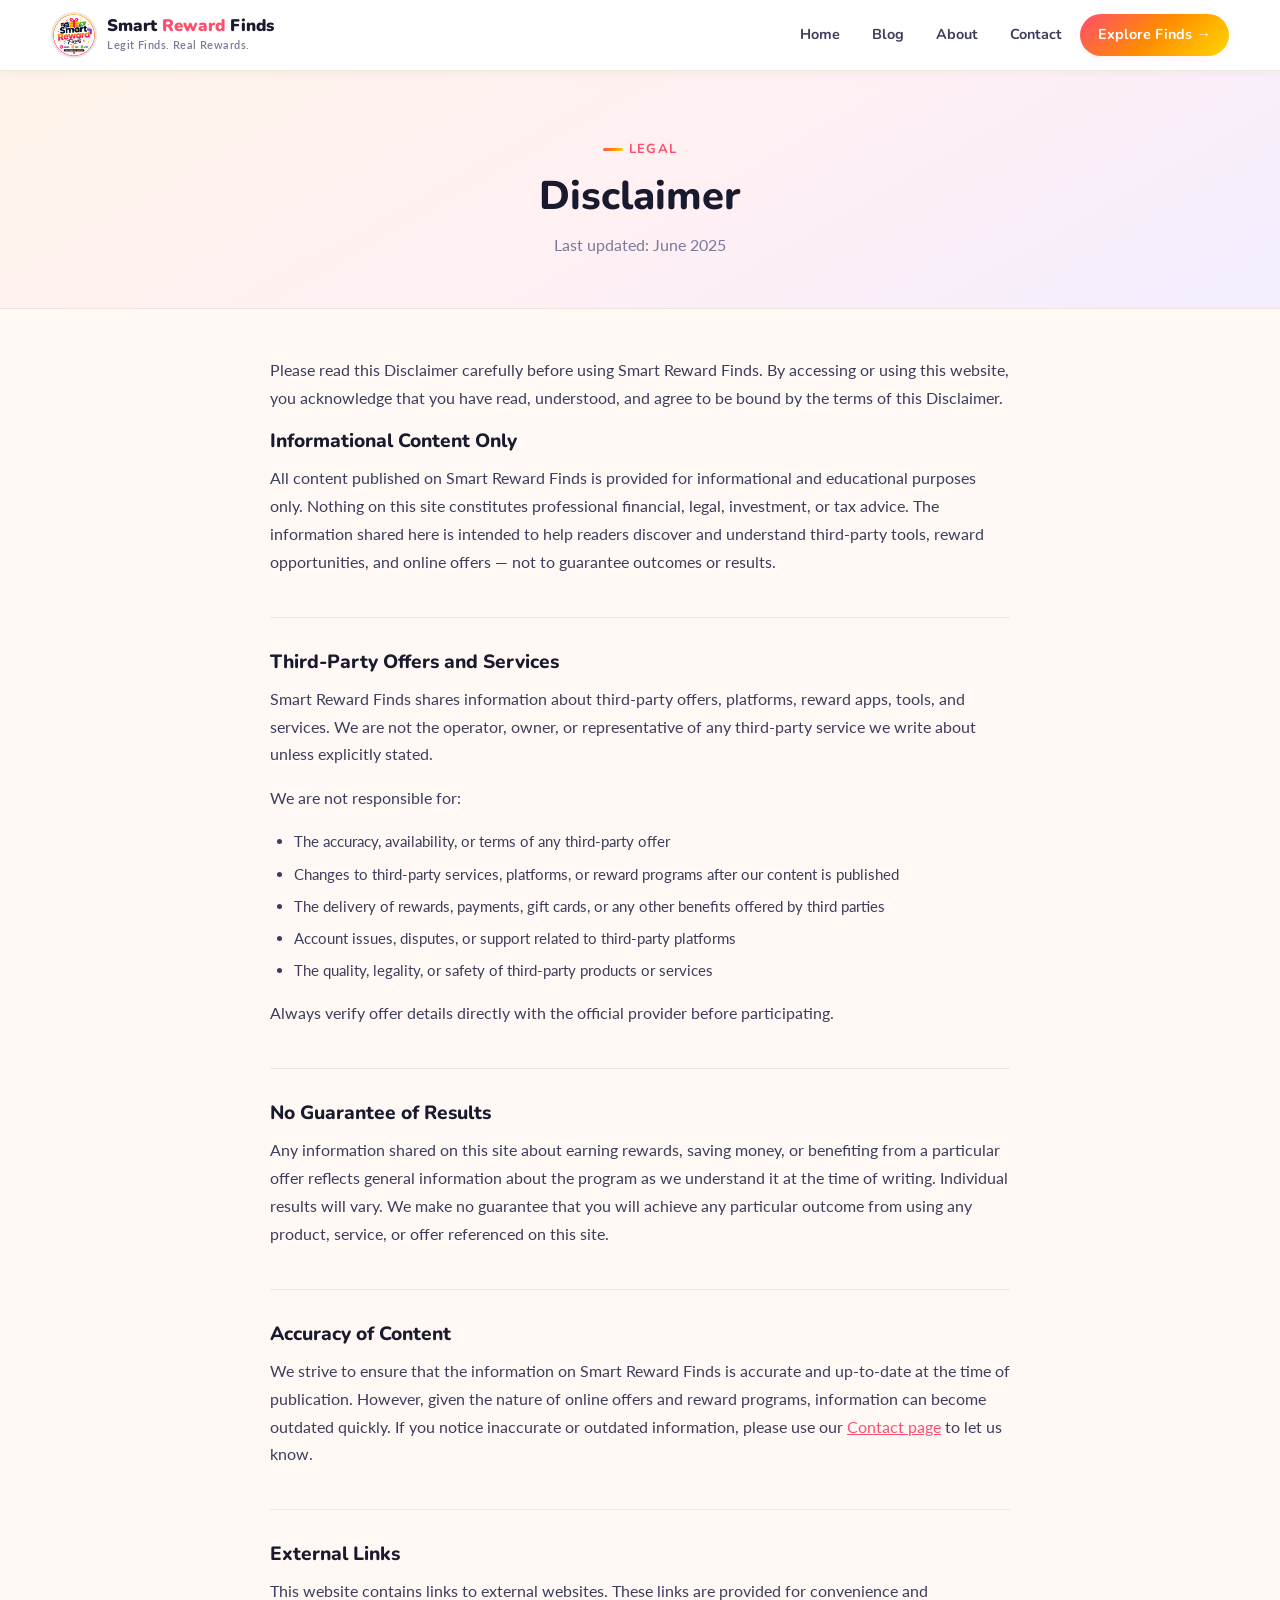
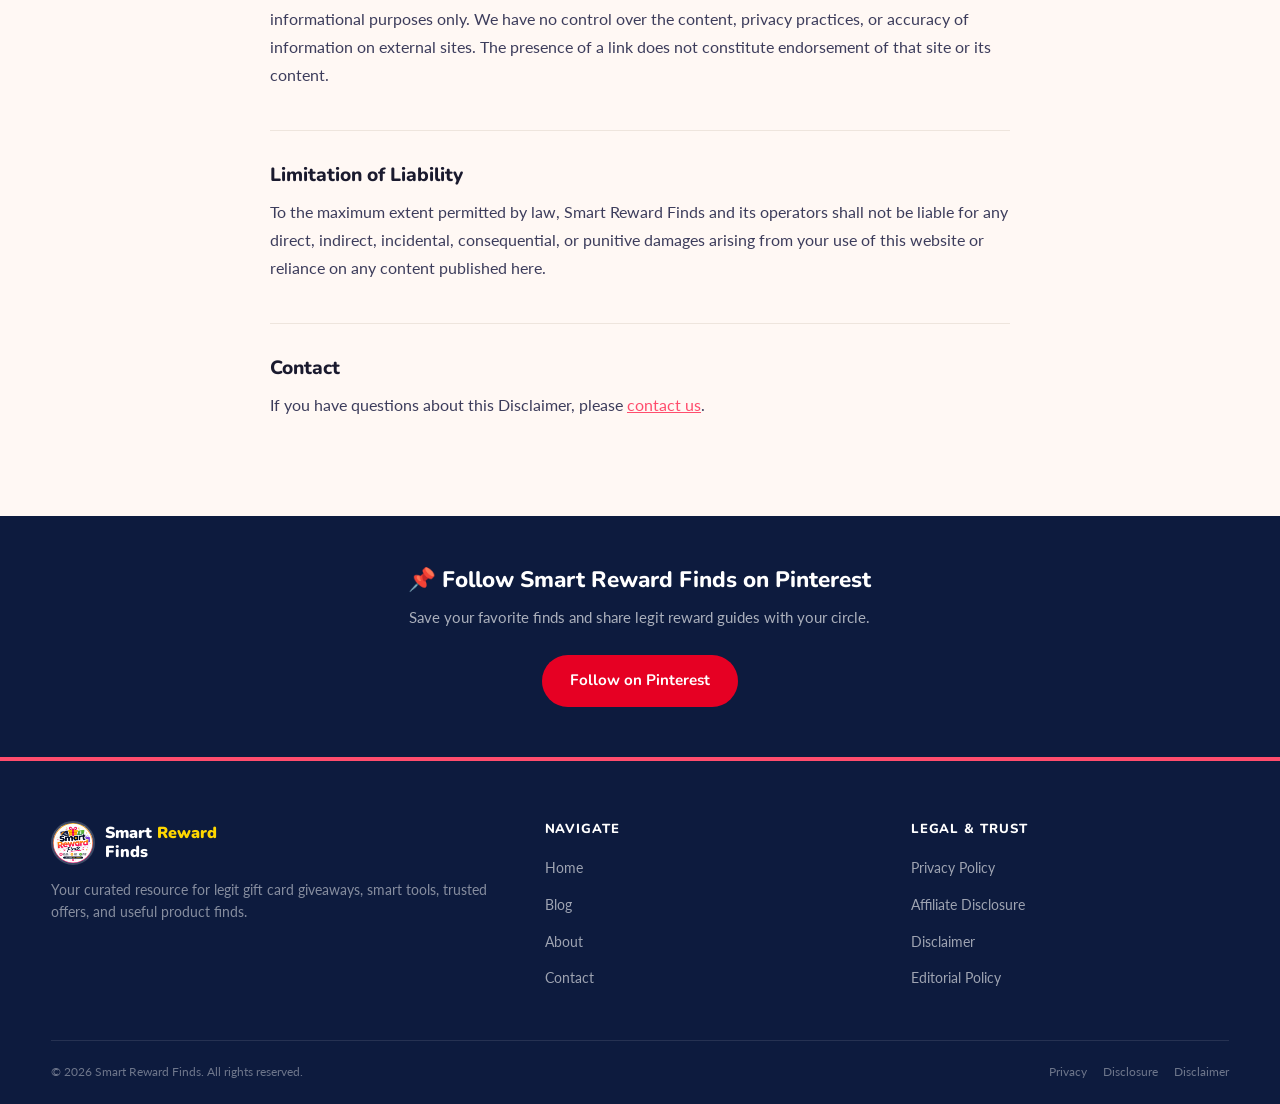
<file: disclaimer.html>
<!DOCTYPE html>
<html lang="en">
<head>
<meta charset="UTF-8"/>
<meta name="viewport" content="width=device-width, initial-scale=1.0"/>
<title>Disclaimer — Smart Reward Finds</title>
<meta name="description" content="Smart Reward Finds Disclaimer — important information about the informational nature of our content."/>
<link rel="icon" type="image/png" href="/images/logo.png"/>
<link rel="stylesheet" href="/style.css"/>
</head>
<body>

<header class="site-header">
  <div class="container">
    <div class="header-inner">
      <a class="logo" href="/index.html">
        <img src="/images/logo.png" alt="Smart Reward Finds Logo" width="46" height="46"/>
        <div>
          <div class="logo-name">Smart <span>Reward</span> Finds</div>
          <div class="logo-tag">Legit Finds. Real Rewards.</div>
        </div>
      </a>
      <nav class="nav">
        <a href="/index.html">Home</a>
        <a href="/blog.html">Blog</a>
        <a href="/about.html">About</a>
        <a href="/contact.html">Contact</a>
        <a class="nav-cta" href="/blog.html">Explore Finds &rarr;</a>
      </nav>
      <button class="hamburger" id="hamburger" onclick="toggleMenu()" aria-label="Toggle menu" aria-expanded="false">
        <span></span><span></span><span></span>
      </button>
    </div>
  </div>
  <nav class="mobile-nav" id="mobile-nav">
    <a href="/index.html">Home</a>
    <a href="/blog.html">Blog</a>
    <a href="/about.html">About</a>
    <a href="/contact.html">Contact</a>
  </nav>
</header>

<section class="page-hero">
  <div class="container">
    <span class="section-label">Legal</span>
    <h1>Disclaimer</h1>
    <p>Last updated: June 2025</p>
  </div>
</section>

<div class="legal-body container">

  <p>Please read this Disclaimer carefully before using Smart Reward Finds. By accessing or using this website, you acknowledge that you have read, understood, and agree to be bound by the terms of this Disclaimer.</p>

  <h2>Informational Content Only</h2>
  <p>All content published on Smart Reward Finds is provided for informational and educational purposes only. Nothing on this site constitutes professional financial, legal, investment, or tax advice. The information shared here is intended to help readers discover and understand third-party tools, reward opportunities, and online offers — not to guarantee outcomes or results.</p>

  <h2>Third-Party Offers and Services</h2>
  <p>Smart Reward Finds shares information about third-party offers, platforms, reward apps, tools, and services. We are not the operator, owner, or representative of any third-party service we write about unless explicitly stated.</p>
  <p>We are not responsible for:</p>
  <ul>
    <li>The accuracy, availability, or terms of any third-party offer</li>
    <li>Changes to third-party services, platforms, or reward programs after our content is published</li>
    <li>The delivery of rewards, payments, gift cards, or any other benefits offered by third parties</li>
    <li>Account issues, disputes, or support related to third-party platforms</li>
    <li>The quality, legality, or safety of third-party products or services</li>
  </ul>
  <p>Always verify offer details directly with the official provider before participating.</p>

  <h2>No Guarantee of Results</h2>
  <p>Any information shared on this site about earning rewards, saving money, or benefiting from a particular offer reflects general information about the program as we understand it at the time of writing. Individual results will vary. We make no guarantee that you will achieve any particular outcome from using any product, service, or offer referenced on this site.</p>

  <h2>Accuracy of Content</h2>
  <p>We strive to ensure that the information on Smart Reward Finds is accurate and up-to-date at the time of publication. However, given the nature of online offers and reward programs, information can become outdated quickly. If you notice inaccurate or outdated information, please use our <a href="/contact.html">Contact page</a> to let us know.</p>

  <h2>External Links</h2>
  <p>This website contains links to external websites. These links are provided for convenience and informational purposes only. We have no control over the content, privacy practices, or accuracy of information on external sites. The presence of a link does not constitute endorsement of that site or its content.</p>

  <h2>Limitation of Liability</h2>
  <p>To the maximum extent permitted by law, Smart Reward Finds and its operators shall not be liable for any direct, indirect, incidental, consequential, or punitive damages arising from your use of this website or reliance on any content published here.</p>

  <h2>Contact</h2>
  <p>If you have questions about this Disclaimer, please <a href="/contact.html">contact us</a>.</p>

</div>

<div class="pinterest-band">
  <div class="container">
    <h2>&#128204; Follow Smart Reward Finds on Pinterest</h2>
    <p>Save your favorite finds and share legit reward guides with your circle.</p>
    <a class="btn btn-pinterest" href="https://pinterest.com/smartrewardfinds" target="_blank" rel="noopener">Follow on Pinterest</a>
  </div>
</div>

<footer class="site-footer">
  <div class="container">
    <div class="footer-grid">
      <div>
        <div class="footer-logo">
          <img src="/images/logo.png" alt="Smart Reward Finds" width="44" height="44"/>
          <div class="footer-brand-name">Smart <span>Reward</span><br/>Finds</div>
        </div>
        <p class="footer-tagline">Your curated resource for legit gift card giveaways, smart tools, trusted offers, and useful product finds.</p>
      </div>
      <div class="footer-col">
        <h4>Navigate</h4>
        <ul>
          <li><a href="/index.html">Home</a></li>
          <li><a href="/blog.html">Blog</a></li>
          <li><a href="/about.html">About</a></li>
          <li><a href="/contact.html">Contact</a></li>
        </ul>
      </div>
      <div class="footer-col">
        <h4>Legal &amp; Trust</h4>
        <ul>
          <li><a href="/privacy-policy.html">Privacy Policy</a></li>
          <li><a href="/affiliate-disclosure.html">Affiliate Disclosure</a></li>
          <li><a href="/disclaimer.html">Disclaimer</a></li>
          <li><a href="/editorial-policy.html">Editorial Policy</a></li>
        </ul>
      </div>
    </div>
    <div class="footer-bottom">
      <p>&copy; 2026 Smart Reward Finds. All rights reserved.</p>
      <div class="footer-legal">
        <a href="/privacy-policy.html">Privacy</a>
        <a href="/affiliate-disclosure.html">Disclosure</a>
        <a href="/disclaimer.html">Disclaimer</a>
      </div>
    </div>
  </div>
</footer>

<script src="/script.js"></script>
</body>
</html>
</file>
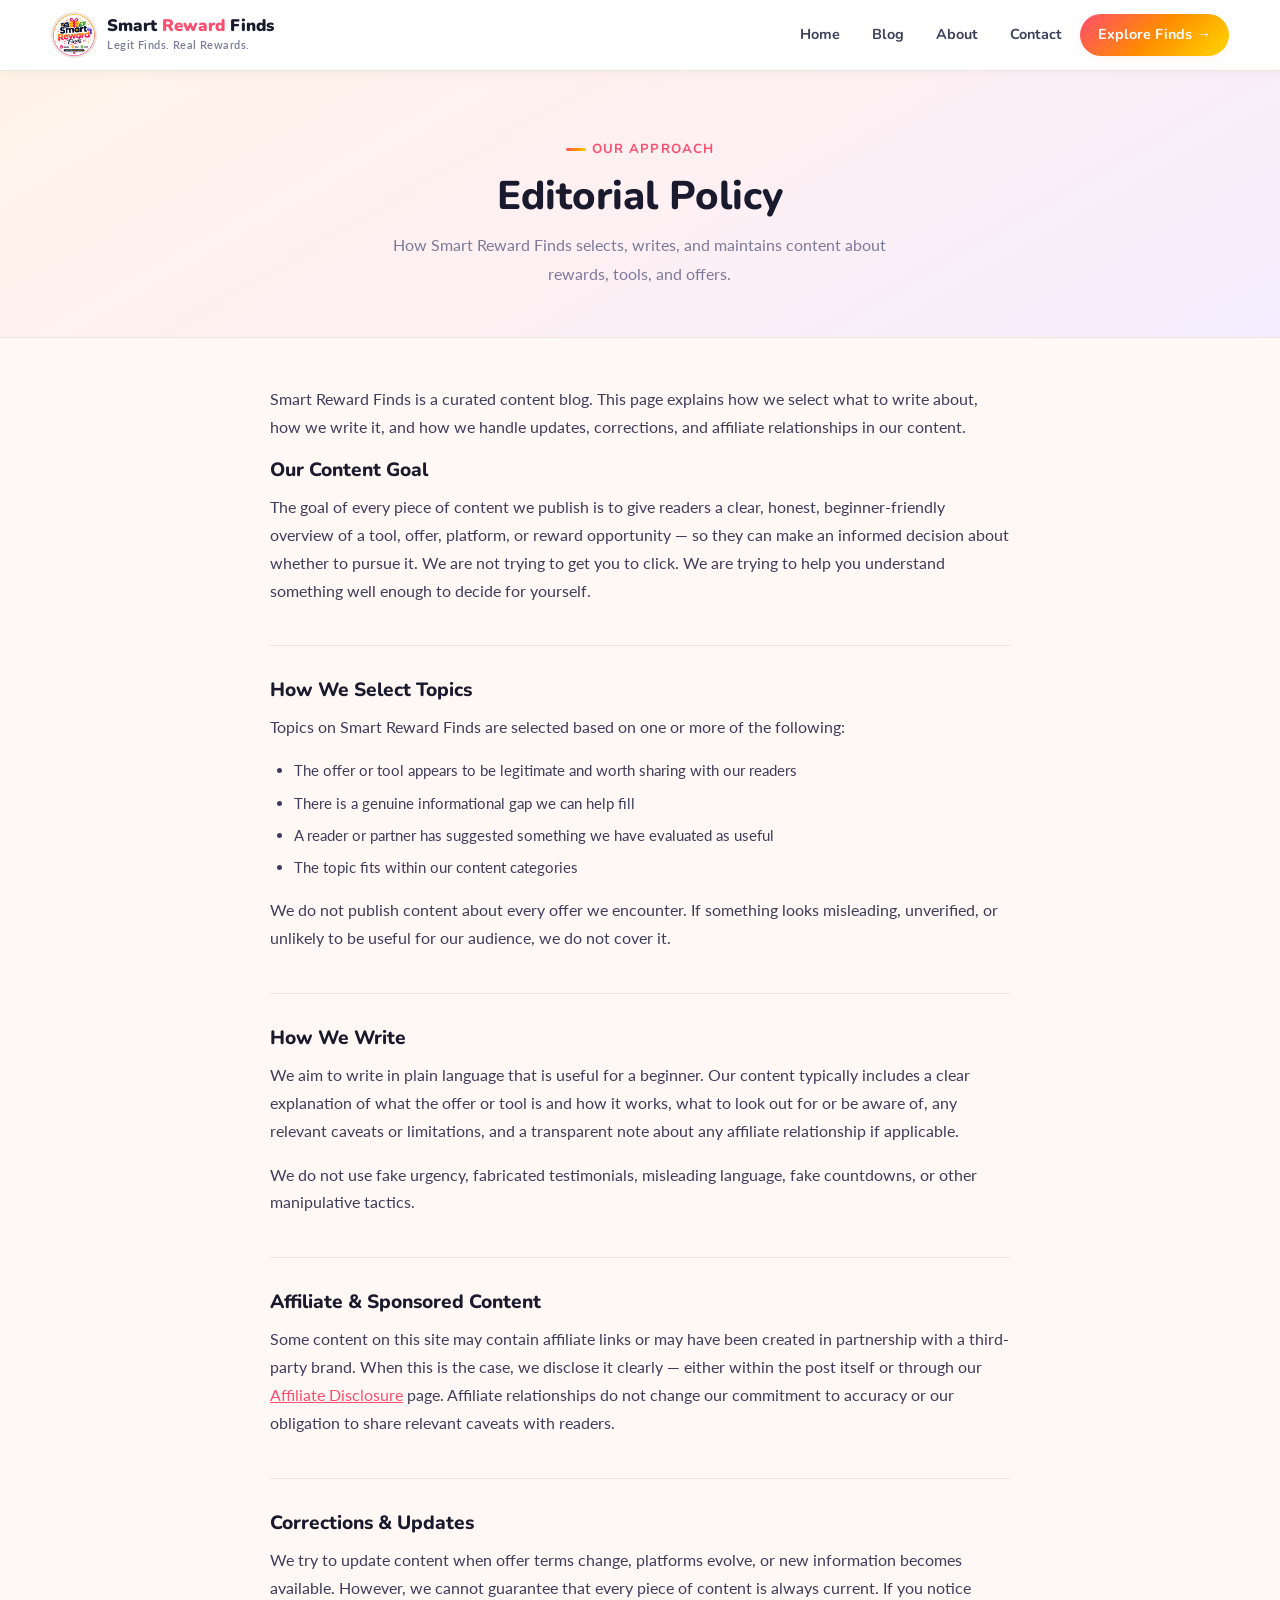
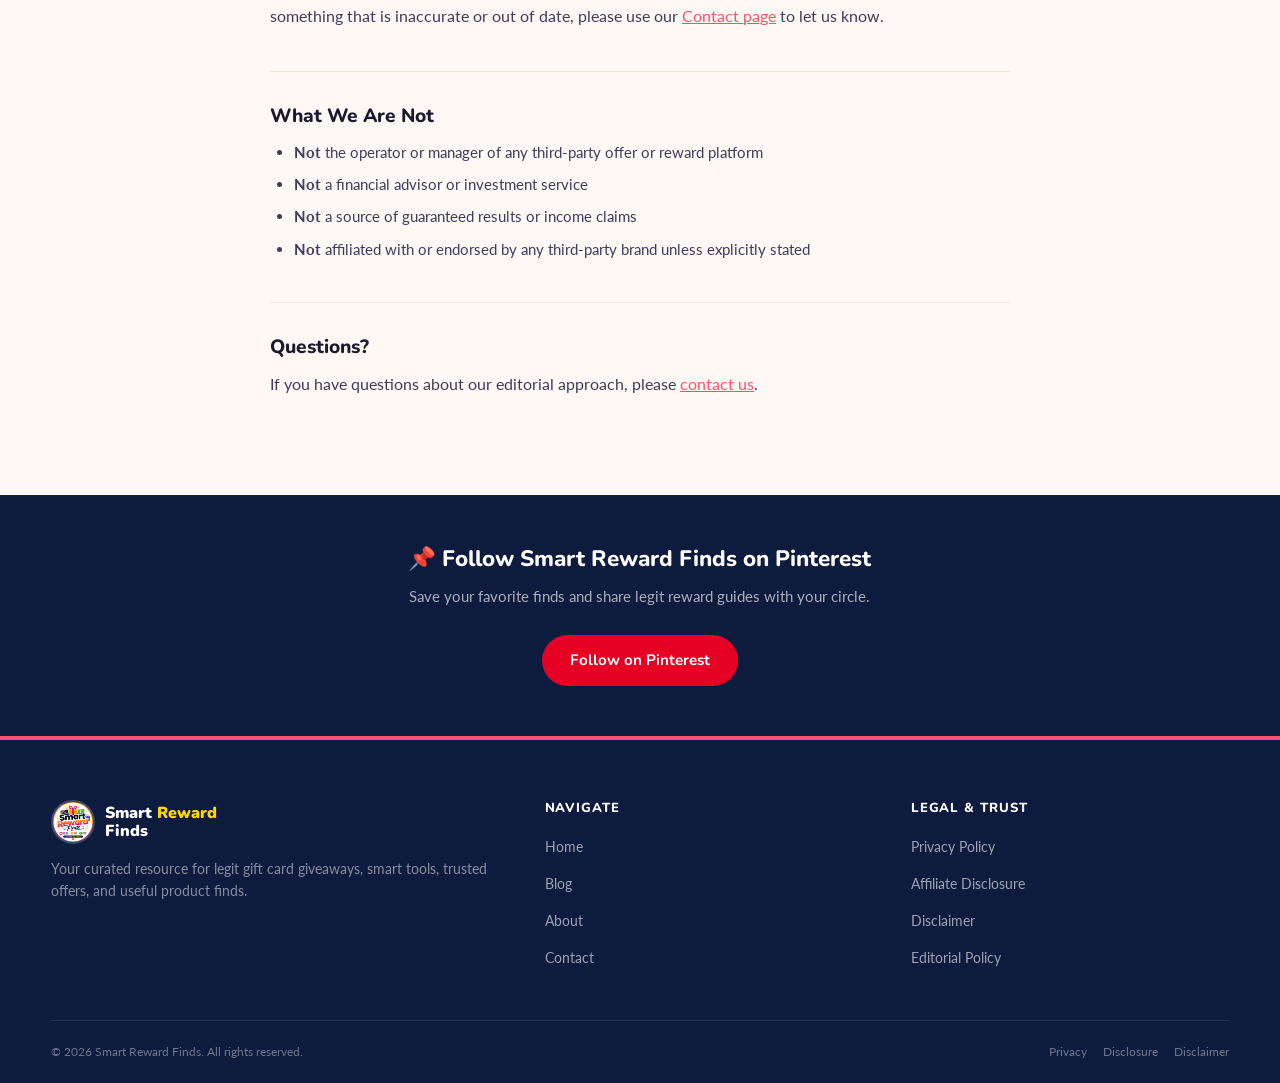
<file: editorial-policy.html>
<!DOCTYPE html>
<html lang="en">
<head>
<meta charset="UTF-8"/>
<meta name="viewport" content="width=device-width, initial-scale=1.0"/>
<title>Editorial Policy — Smart Reward Finds</title>
<meta name="description" content="How Smart Reward Finds selects, writes, and maintains content about rewards, tools, and offers."/>
<link rel="icon" type="image/png" href="/images/logo.png"/>
<link rel="stylesheet" href="/style.css"/>
</head>
<body>

<header class="site-header">
  <div class="container">
    <div class="header-inner">
      <a class="logo" href="/index.html">
        <img src="/images/logo.png" alt="Smart Reward Finds Logo" width="46" height="46"/>
        <div>
          <div class="logo-name">Smart <span>Reward</span> Finds</div>
          <div class="logo-tag">Legit Finds. Real Rewards.</div>
        </div>
      </a>
      <nav class="nav">
        <a href="/index.html">Home</a>
        <a href="/blog.html">Blog</a>
        <a href="/about.html">About</a>
        <a href="/contact.html">Contact</a>
        <a class="nav-cta" href="/blog.html">Explore Finds &rarr;</a>
      </nav>
      <button class="hamburger" id="hamburger" onclick="toggleMenu()" aria-label="Toggle menu" aria-expanded="false">
        <span></span><span></span><span></span>
      </button>
    </div>
  </div>
  <nav class="mobile-nav" id="mobile-nav">
    <a href="/index.html">Home</a>
    <a href="/blog.html">Blog</a>
    <a href="/about.html">About</a>
    <a href="/contact.html">Contact</a>
  </nav>
</header>

<section class="page-hero">
  <div class="container">
    <span class="section-label">Our Approach</span>
    <h1>Editorial Policy</h1>
    <p>How Smart Reward Finds selects, writes, and maintains content about rewards, tools, and offers.</p>
  </div>
</section>

<div class="legal-body container">

  <p>Smart Reward Finds is a curated content blog. This page explains how we select what to write about, how we write it, and how we handle updates, corrections, and affiliate relationships in our content.</p>

  <h2>Our Content Goal</h2>
  <p>The goal of every piece of content we publish is to give readers a clear, honest, beginner-friendly overview of a tool, offer, platform, or reward opportunity — so they can make an informed decision about whether to pursue it. We are not trying to get you to click. We are trying to help you understand something well enough to decide for yourself.</p>

  <h2>How We Select Topics</h2>
  <p>Topics on Smart Reward Finds are selected based on one or more of the following:</p>
  <ul>
    <li>The offer or tool appears to be legitimate and worth sharing with our readers</li>
    <li>There is a genuine informational gap we can help fill</li>
    <li>A reader or partner has suggested something we have evaluated as useful</li>
    <li>The topic fits within our content categories</li>
  </ul>
  <p>We do not publish content about every offer we encounter. If something looks misleading, unverified, or unlikely to be useful for our audience, we do not cover it.</p>

  <h2>How We Write</h2>
  <p>We aim to write in plain language that is useful for a beginner. Our content typically includes a clear explanation of what the offer or tool is and how it works, what to look out for or be aware of, any relevant caveats or limitations, and a transparent note about any affiliate relationship if applicable.</p>
  <p>We do not use fake urgency, fabricated testimonials, misleading language, fake countdowns, or other manipulative tactics.</p>

  <h2>Affiliate &amp; Sponsored Content</h2>
  <p>Some content on this site may contain affiliate links or may have been created in partnership with a third-party brand. When this is the case, we disclose it clearly — either within the post itself or through our <a href="/affiliate-disclosure.html">Affiliate Disclosure</a> page. Affiliate relationships do not change our commitment to accuracy or our obligation to share relevant caveats with readers.</p>

  <h2>Corrections &amp; Updates</h2>
  <p>We try to update content when offer terms change, platforms evolve, or new information becomes available. However, we cannot guarantee that every piece of content is always current. If you notice something that is inaccurate or out of date, please use our <a href="/contact.html">Contact page</a> to let us know.</p>

  <h2>What We Are Not</h2>
  <ul>
    <li><strong>Not</strong> the operator or manager of any third-party offer or reward platform</li>
    <li><strong>Not</strong> a financial advisor or investment service</li>
    <li><strong>Not</strong> a source of guaranteed results or income claims</li>
    <li><strong>Not</strong> affiliated with or endorsed by any third-party brand unless explicitly stated</li>
  </ul>

  <h2>Questions?</h2>
  <p>If you have questions about our editorial approach, please <a href="/contact.html">contact us</a>.</p>

</div>

<div class="pinterest-band">
  <div class="container">
    <h2>&#128204; Follow Smart Reward Finds on Pinterest</h2>
    <p>Save your favorite finds and share legit reward guides with your circle.</p>
    <a class="btn btn-pinterest" href="https://pinterest.com/smartrewardfinds" target="_blank" rel="noopener">Follow on Pinterest</a>
  </div>
</div>

<footer class="site-footer">
  <div class="container">
    <div class="footer-grid">
      <div>
        <div class="footer-logo">
          <img src="/images/logo.png" alt="Smart Reward Finds" width="44" height="44"/>
          <div class="footer-brand-name">Smart <span>Reward</span><br/>Finds</div>
        </div>
        <p class="footer-tagline">Your curated resource for legit gift card giveaways, smart tools, trusted offers, and useful product finds.</p>
      </div>
      <div class="footer-col">
        <h4>Navigate</h4>
        <ul>
          <li><a href="/index.html">Home</a></li>
          <li><a href="/blog.html">Blog</a></li>
          <li><a href="/about.html">About</a></li>
          <li><a href="/contact.html">Contact</a></li>
        </ul>
      </div>
      <div class="footer-col">
        <h4>Legal &amp; Trust</h4>
        <ul>
          <li><a href="/privacy-policy.html">Privacy Policy</a></li>
          <li><a href="/affiliate-disclosure.html">Affiliate Disclosure</a></li>
          <li><a href="/disclaimer.html">Disclaimer</a></li>
          <li><a href="/editorial-policy.html">Editorial Policy</a></li>
        </ul>
      </div>
    </div>
    <div class="footer-bottom">
      <p>&copy; 2026 Smart Reward Finds. All rights reserved.</p>
      <div class="footer-legal">
        <a href="/privacy-policy.html">Privacy</a>
        <a href="/affiliate-disclosure.html">Disclosure</a>
        <a href="/disclaimer.html">Disclaimer</a>
      </div>
    </div>
  </div>
</footer>

<script src="/script.js"></script>
</body>
</html>
</file>
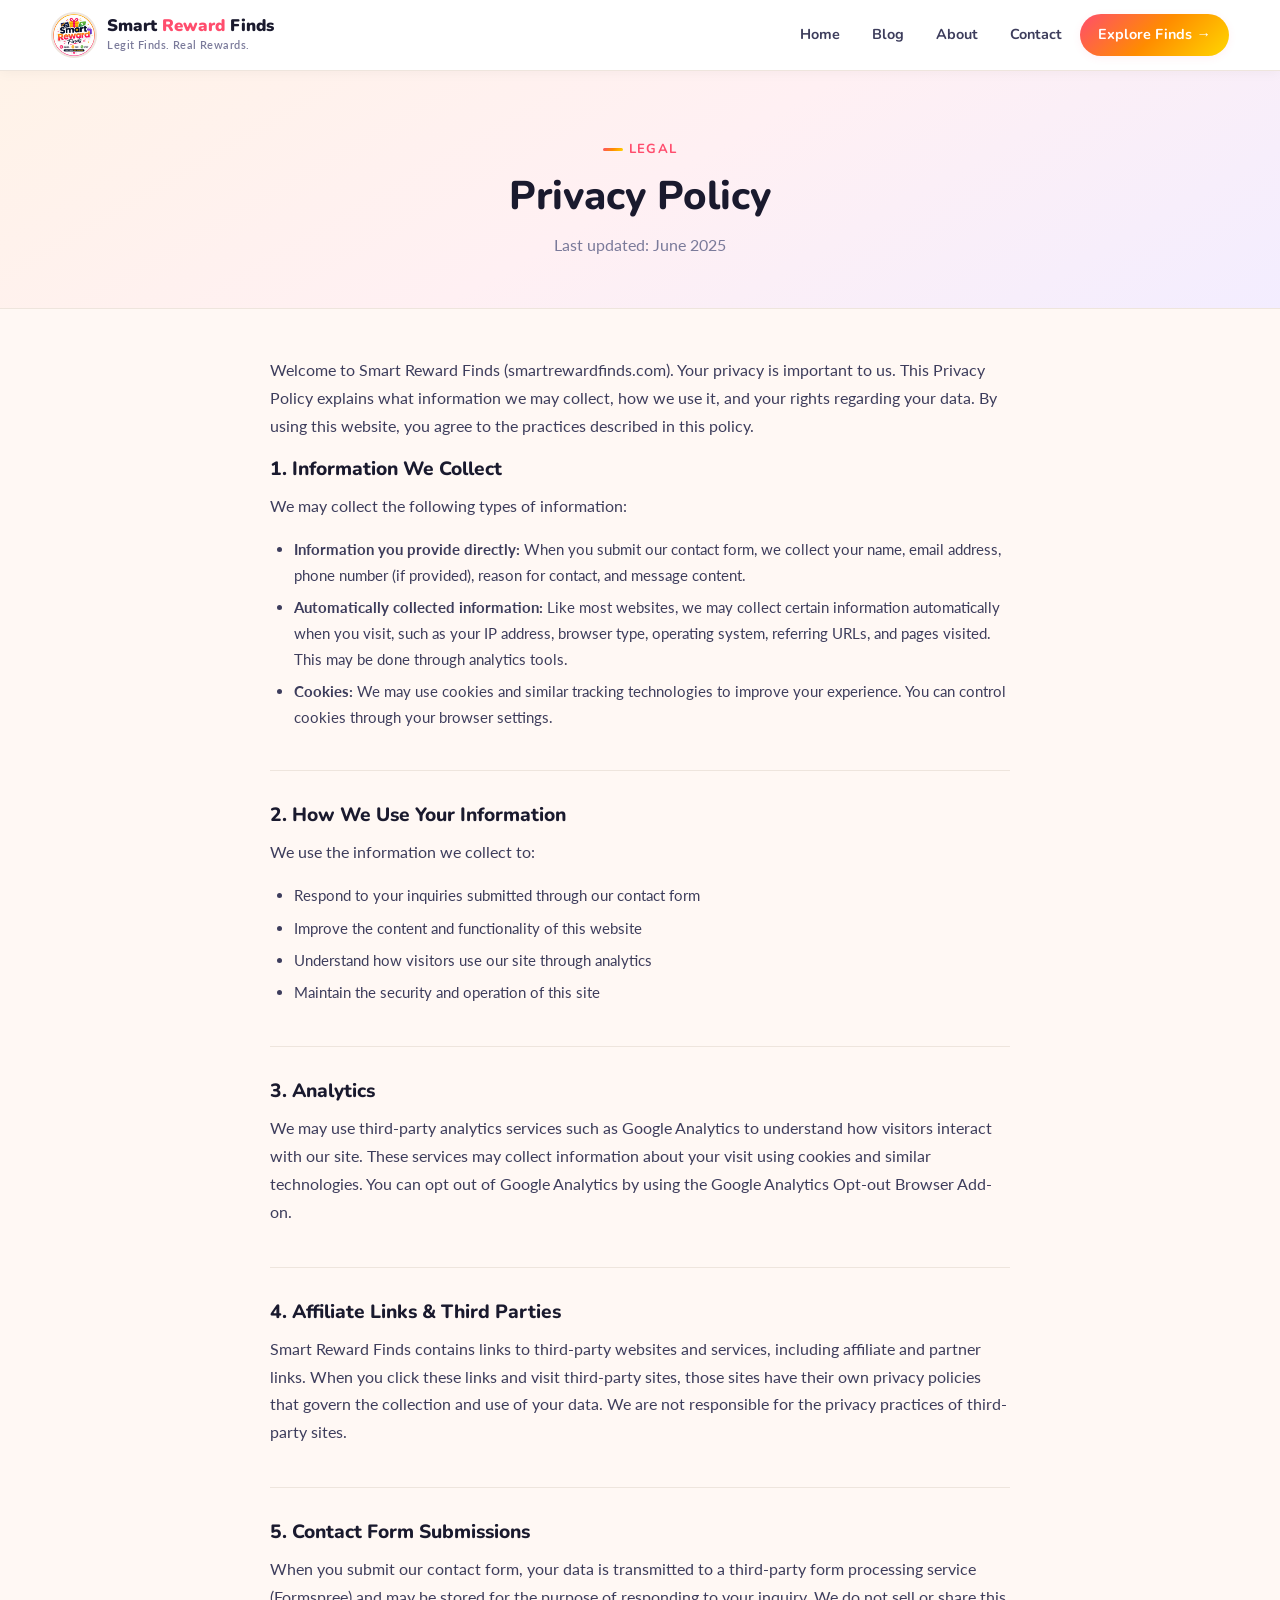
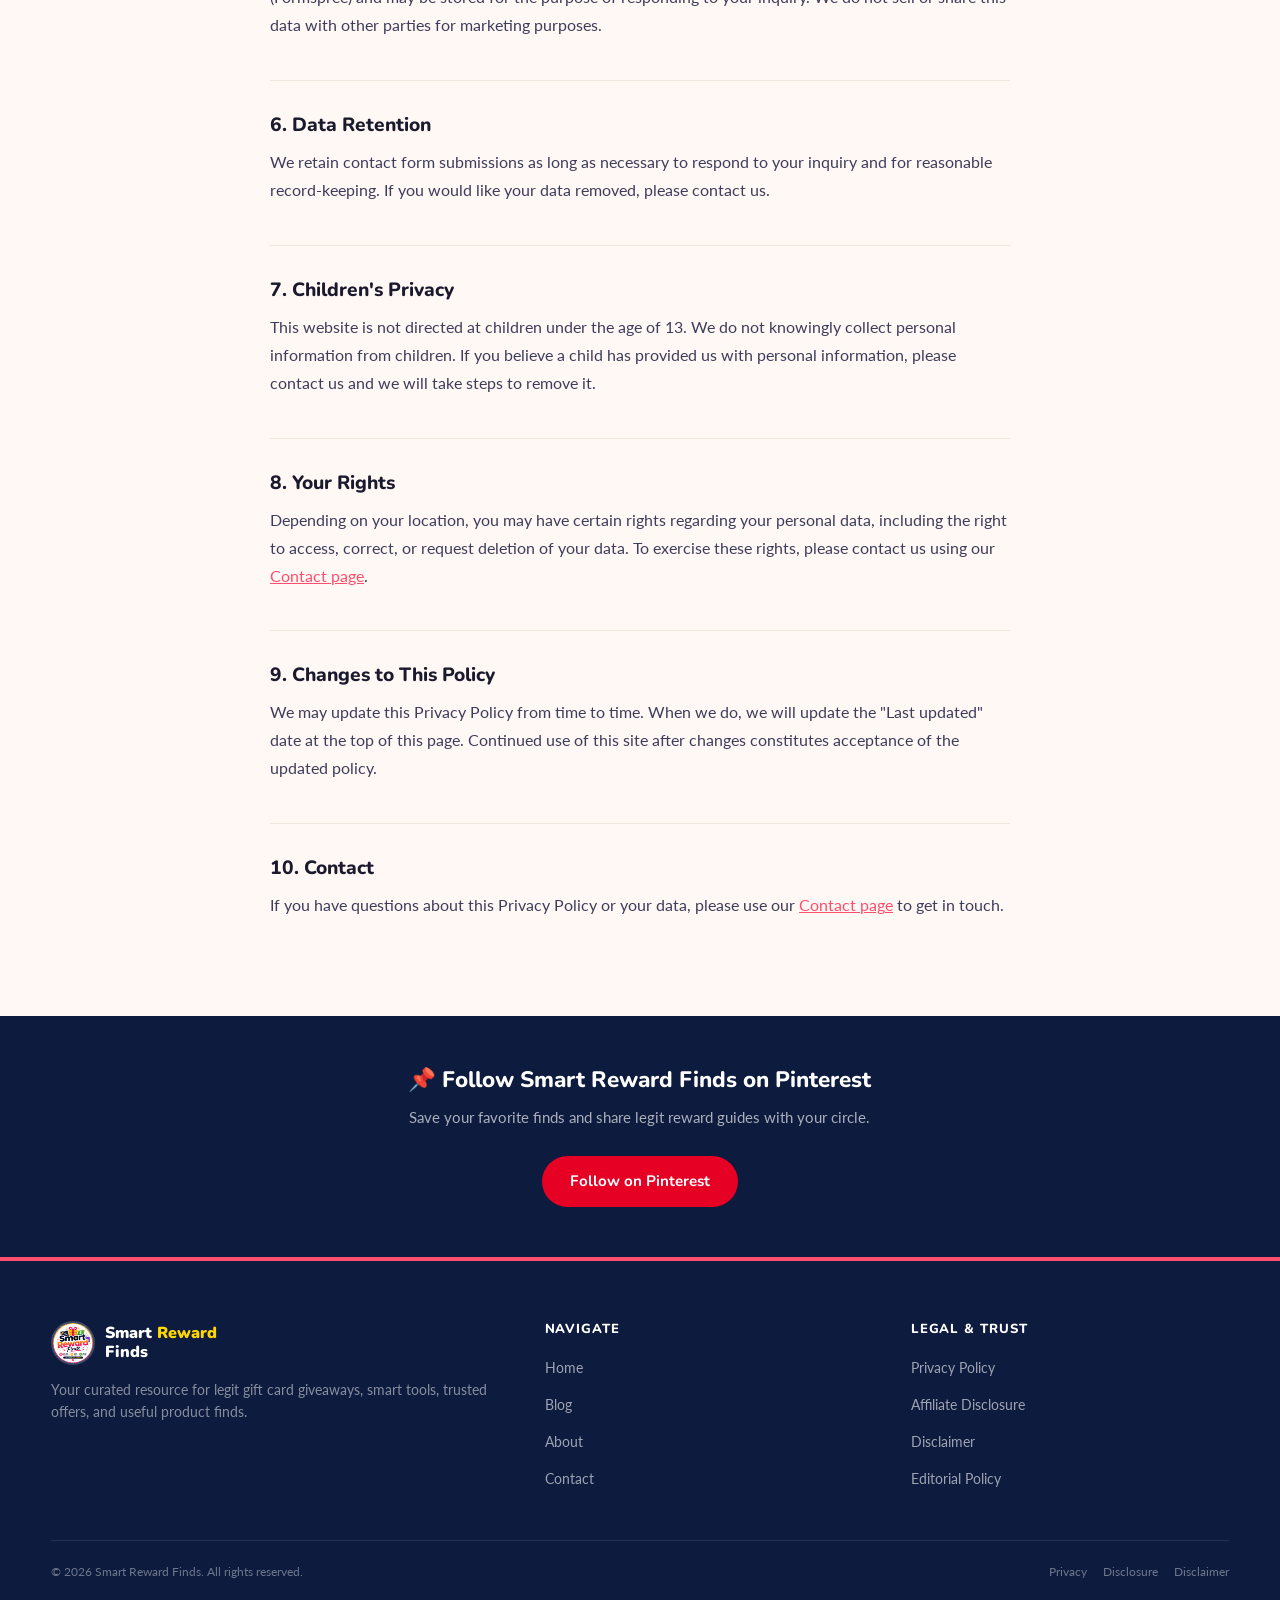
<file: privacy-policy.html>
<!DOCTYPE html>
<html lang="en">
<head>
<meta charset="UTF-8"/>
<meta name="viewport" content="width=device-width, initial-scale=1.0"/>
<title>Privacy Policy — Smart Reward Finds</title>
<meta name="description" content="Smart Reward Finds Privacy Policy — how we collect, use, and protect your information."/>
<link rel="icon" type="image/png" href="/images/logo.png"/>
<link rel="stylesheet" href="/style.css"/>
</head>
<body>

<header class="site-header">
  <div class="container">
    <div class="header-inner">
      <a class="logo" href="/index.html">
        <img src="/images/logo.png" alt="Smart Reward Finds Logo" width="46" height="46"/>
        <div>
          <div class="logo-name">Smart <span>Reward</span> Finds</div>
          <div class="logo-tag">Legit Finds. Real Rewards.</div>
        </div>
      </a>
      <nav class="nav">
        <a href="/index.html">Home</a>
        <a href="/blog.html">Blog</a>
        <a href="/about.html">About</a>
        <a href="/contact.html">Contact</a>
        <a class="nav-cta" href="/blog.html">Explore Finds &rarr;</a>
      </nav>
      <button class="hamburger" id="hamburger" onclick="toggleMenu()" aria-label="Toggle menu" aria-expanded="false">
        <span></span><span></span><span></span>
      </button>
    </div>
  </div>
  <nav class="mobile-nav" id="mobile-nav">
    <a href="/index.html">Home</a>
    <a href="/blog.html">Blog</a>
    <a href="/about.html">About</a>
    <a href="/contact.html">Contact</a>
  </nav>
</header>

<section class="page-hero">
  <div class="container">
    <span class="section-label">Legal</span>
    <h1>Privacy Policy</h1>
    <p>Last updated: June 2025</p>
  </div>
</section>

<div class="legal-body container">

  <p>Welcome to Smart Reward Finds (smartrewardfinds.com). Your privacy is important to us. This Privacy Policy explains what information we may collect, how we use it, and your rights regarding your data. By using this website, you agree to the practices described in this policy.</p>

  <h2>1. Information We Collect</h2>
  <p>We may collect the following types of information:</p>
  <ul>
    <li><strong>Information you provide directly:</strong> When you submit our contact form, we collect your name, email address, phone number (if provided), reason for contact, and message content.</li>
    <li><strong>Automatically collected information:</strong> Like most websites, we may collect certain information automatically when you visit, such as your IP address, browser type, operating system, referring URLs, and pages visited. This may be done through analytics tools.</li>
    <li><strong>Cookies:</strong> We may use cookies and similar tracking technologies to improve your experience. You can control cookies through your browser settings.</li>
  </ul>

  <h2>2. How We Use Your Information</h2>
  <p>We use the information we collect to:</p>
  <ul>
    <li>Respond to your inquiries submitted through our contact form</li>
    <li>Improve the content and functionality of this website</li>
    <li>Understand how visitors use our site through analytics</li>
    <li>Maintain the security and operation of this site</li>
  </ul>

  <h2>3. Analytics</h2>
  <p>We may use third-party analytics services such as Google Analytics to understand how visitors interact with our site. These services may collect information about your visit using cookies and similar technologies. You can opt out of Google Analytics by using the Google Analytics Opt-out Browser Add-on.</p>

  <h2>4. Affiliate Links &amp; Third Parties</h2>
  <p>Smart Reward Finds contains links to third-party websites and services, including affiliate and partner links. When you click these links and visit third-party sites, those sites have their own privacy policies that govern the collection and use of your data. We are not responsible for the privacy practices of third-party sites.</p>

  <h2>5. Contact Form Submissions</h2>
  <p>When you submit our contact form, your data is transmitted to a third-party form processing service (Formspree) and may be stored for the purpose of responding to your inquiry. We do not sell or share this data with other parties for marketing purposes.</p>

  <h2>6. Data Retention</h2>
  <p>We retain contact form submissions as long as necessary to respond to your inquiry and for reasonable record-keeping. If you would like your data removed, please contact us.</p>

  <h2>7. Children's Privacy</h2>
  <p>This website is not directed at children under the age of 13. We do not knowingly collect personal information from children. If you believe a child has provided us with personal information, please contact us and we will take steps to remove it.</p>

  <h2>8. Your Rights</h2>
  <p>Depending on your location, you may have certain rights regarding your personal data, including the right to access, correct, or request deletion of your data. To exercise these rights, please contact us using our <a href="/contact.html">Contact page</a>.</p>

  <h2>9. Changes to This Policy</h2>
  <p>We may update this Privacy Policy from time to time. When we do, we will update the "Last updated" date at the top of this page. Continued use of this site after changes constitutes acceptance of the updated policy.</p>

  <h2>10. Contact</h2>
  <p>If you have questions about this Privacy Policy or your data, please use our <a href="/contact.html">Contact page</a> to get in touch.</p>

</div>

<div class="pinterest-band">
  <div class="container">
    <h2>&#128204; Follow Smart Reward Finds on Pinterest</h2>
    <p>Save your favorite finds and share legit reward guides with your circle.</p>
    <a class="btn btn-pinterest" href="https://pinterest.com/smartrewardfinds" target="_blank" rel="noopener">Follow on Pinterest</a>
  </div>
</div>

<footer class="site-footer">
  <div class="container">
    <div class="footer-grid">
      <div>
        <div class="footer-logo">
          <img src="/images/logo.png" alt="Smart Reward Finds" width="44" height="44"/>
          <div class="footer-brand-name">Smart <span>Reward</span><br/>Finds</div>
        </div>
        <p class="footer-tagline">Your curated resource for legit gift card giveaways, smart tools, trusted offers, and useful product finds.</p>
      </div>
      <div class="footer-col">
        <h4>Navigate</h4>
        <ul>
          <li><a href="/index.html">Home</a></li>
          <li><a href="/blog.html">Blog</a></li>
          <li><a href="/about.html">About</a></li>
          <li><a href="/contact.html">Contact</a></li>
        </ul>
      </div>
      <div class="footer-col">
        <h4>Legal &amp; Trust</h4>
        <ul>
          <li><a href="/privacy-policy.html">Privacy Policy</a></li>
          <li><a href="/affiliate-disclosure.html">Affiliate Disclosure</a></li>
          <li><a href="/disclaimer.html">Disclaimer</a></li>
          <li><a href="/editorial-policy.html">Editorial Policy</a></li>
        </ul>
      </div>
    </div>
    <div class="footer-bottom">
      <p>&copy; 2026 Smart Reward Finds. All rights reserved.</p>
      <div class="footer-legal">
        <a href="/privacy-policy.html">Privacy</a>
        <a href="/affiliate-disclosure.html">Disclosure</a>
        <a href="/disclaimer.html">Disclaimer</a>
      </div>
    </div>
  </div>
</footer>

<script src="/script.js"></script>
</body>
</html>
</file>
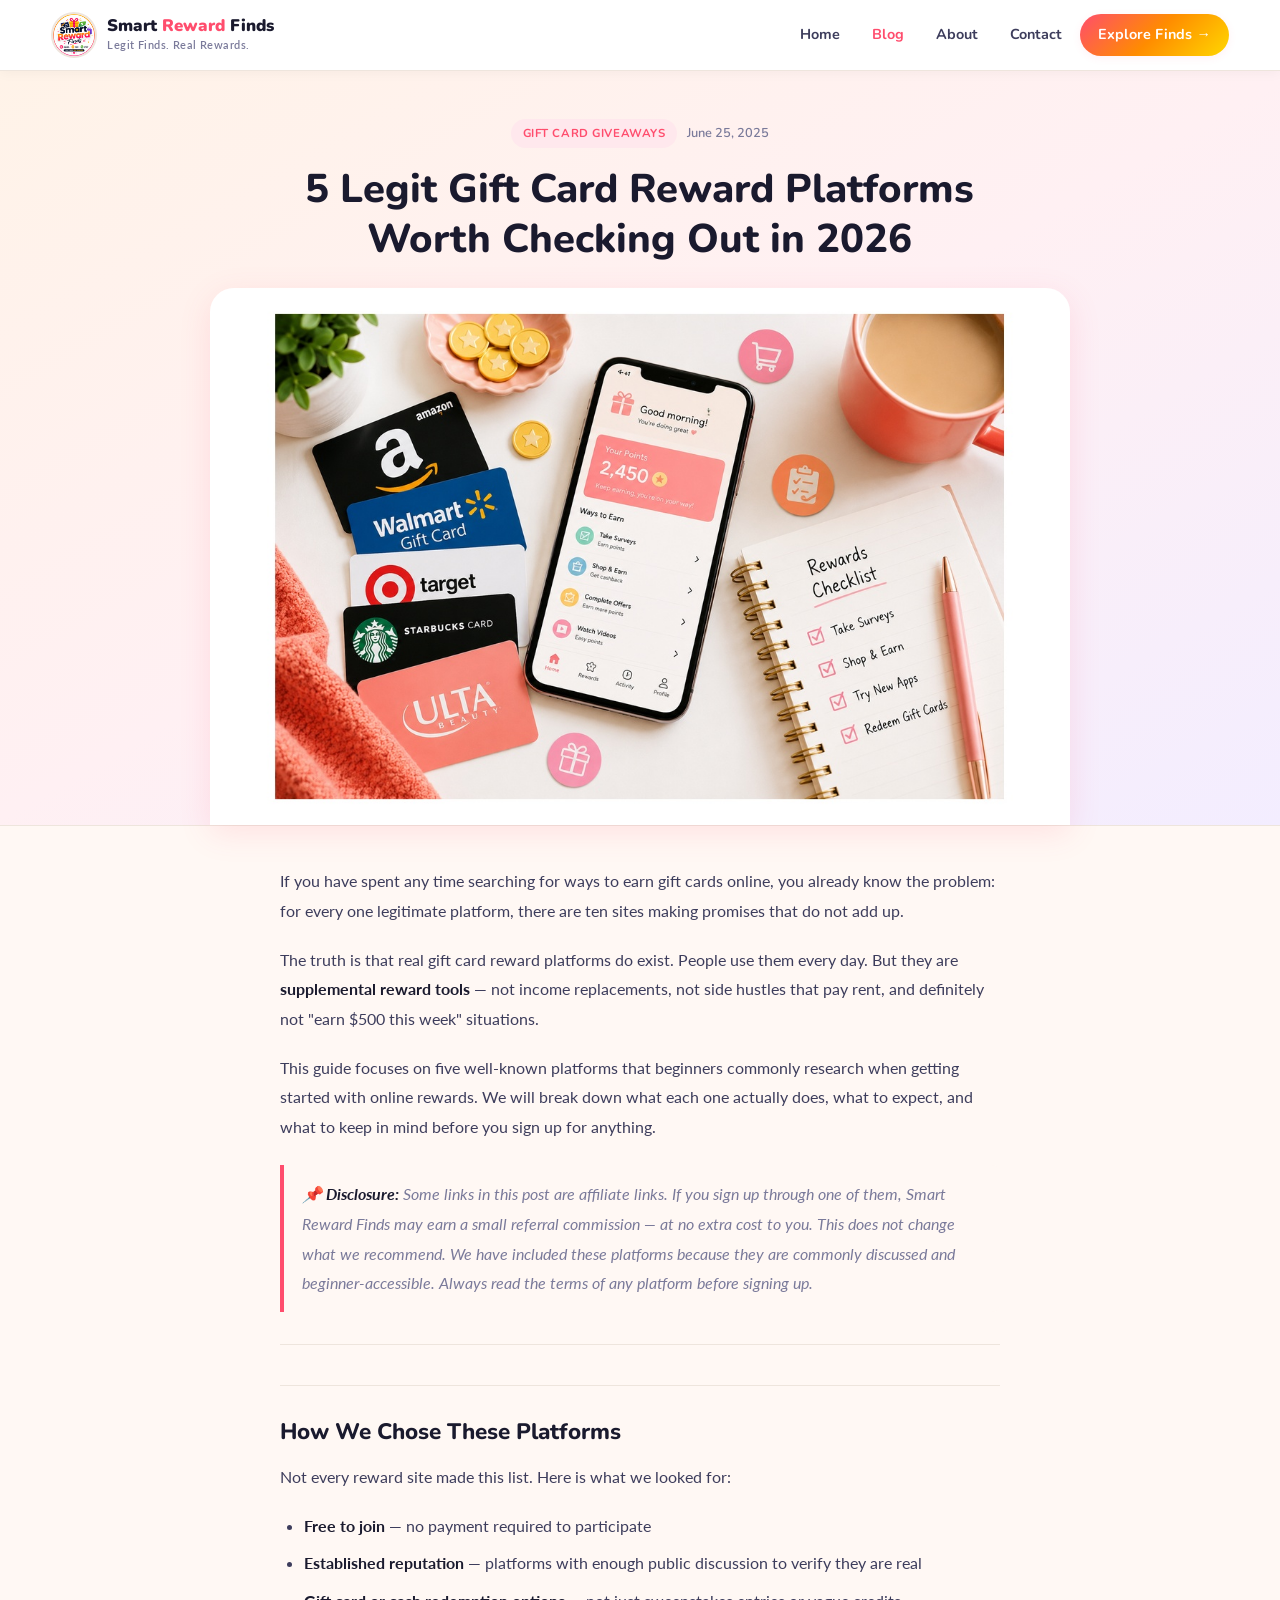
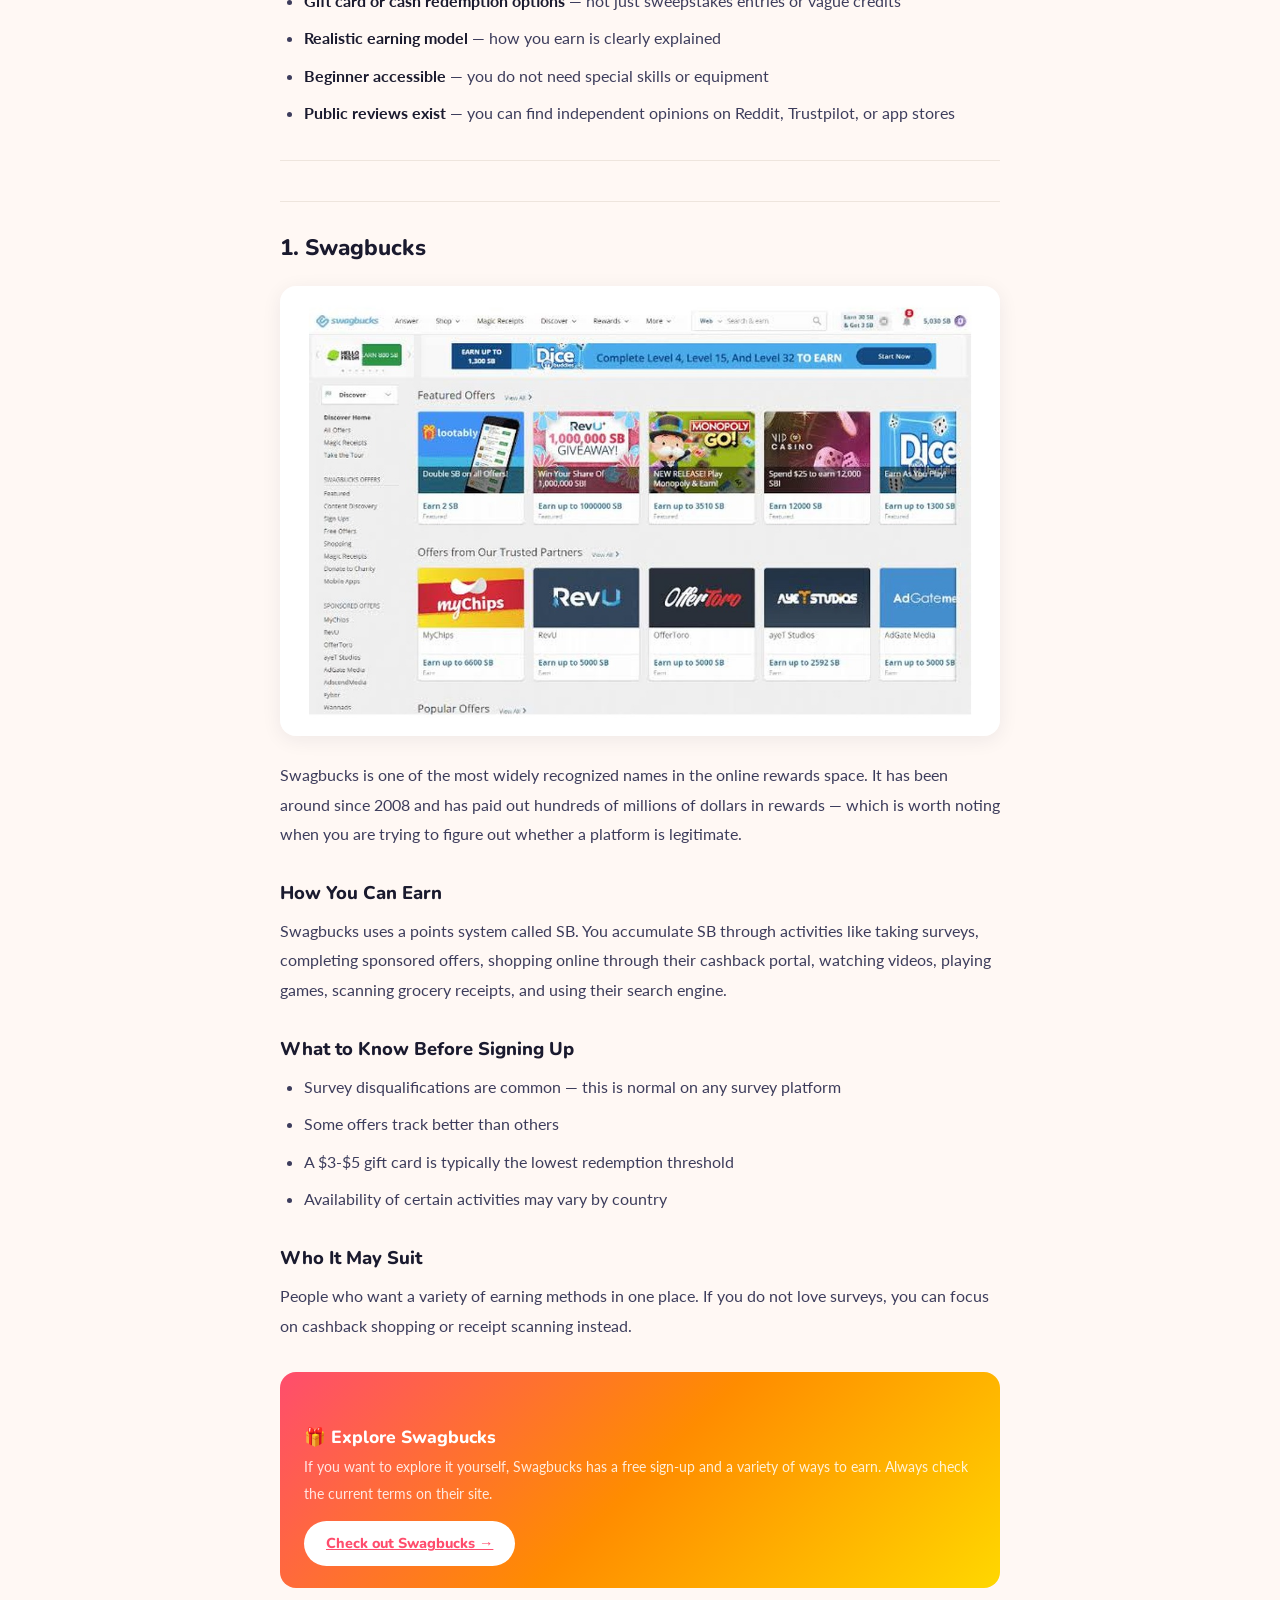
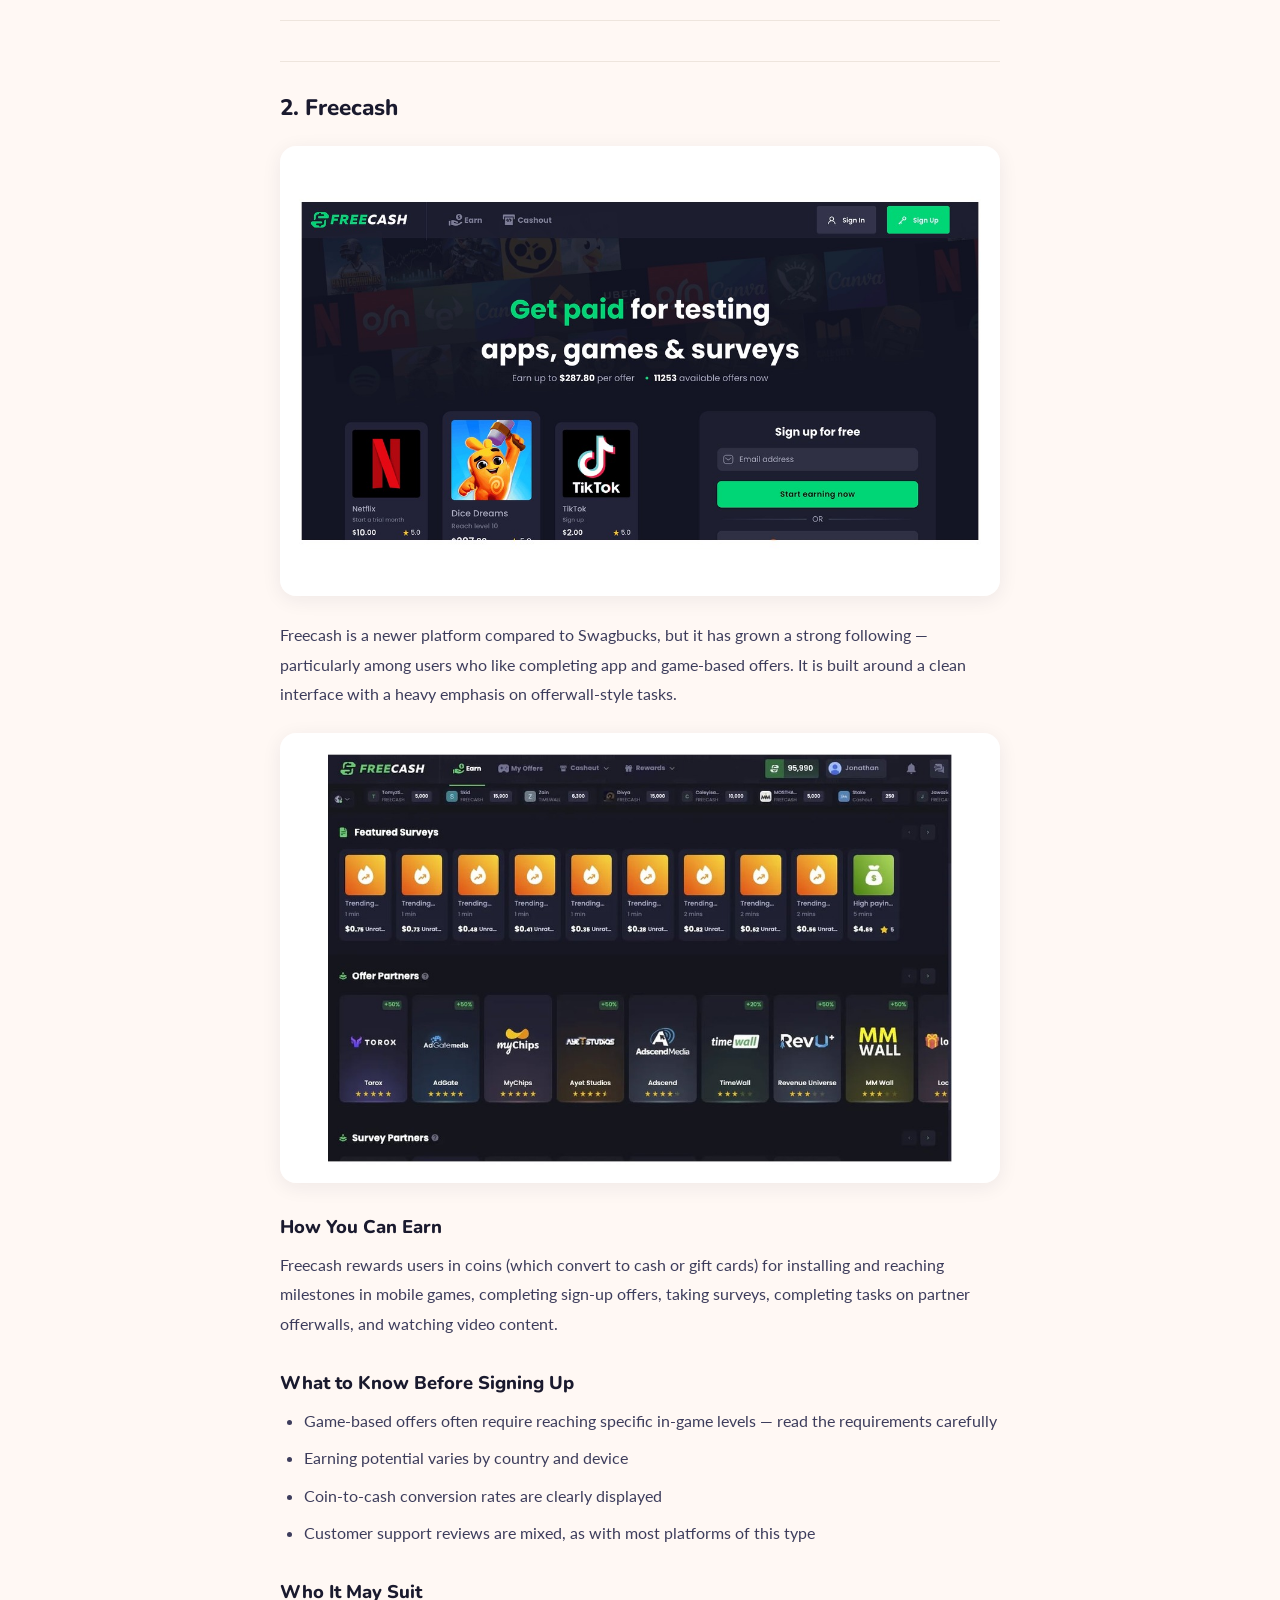
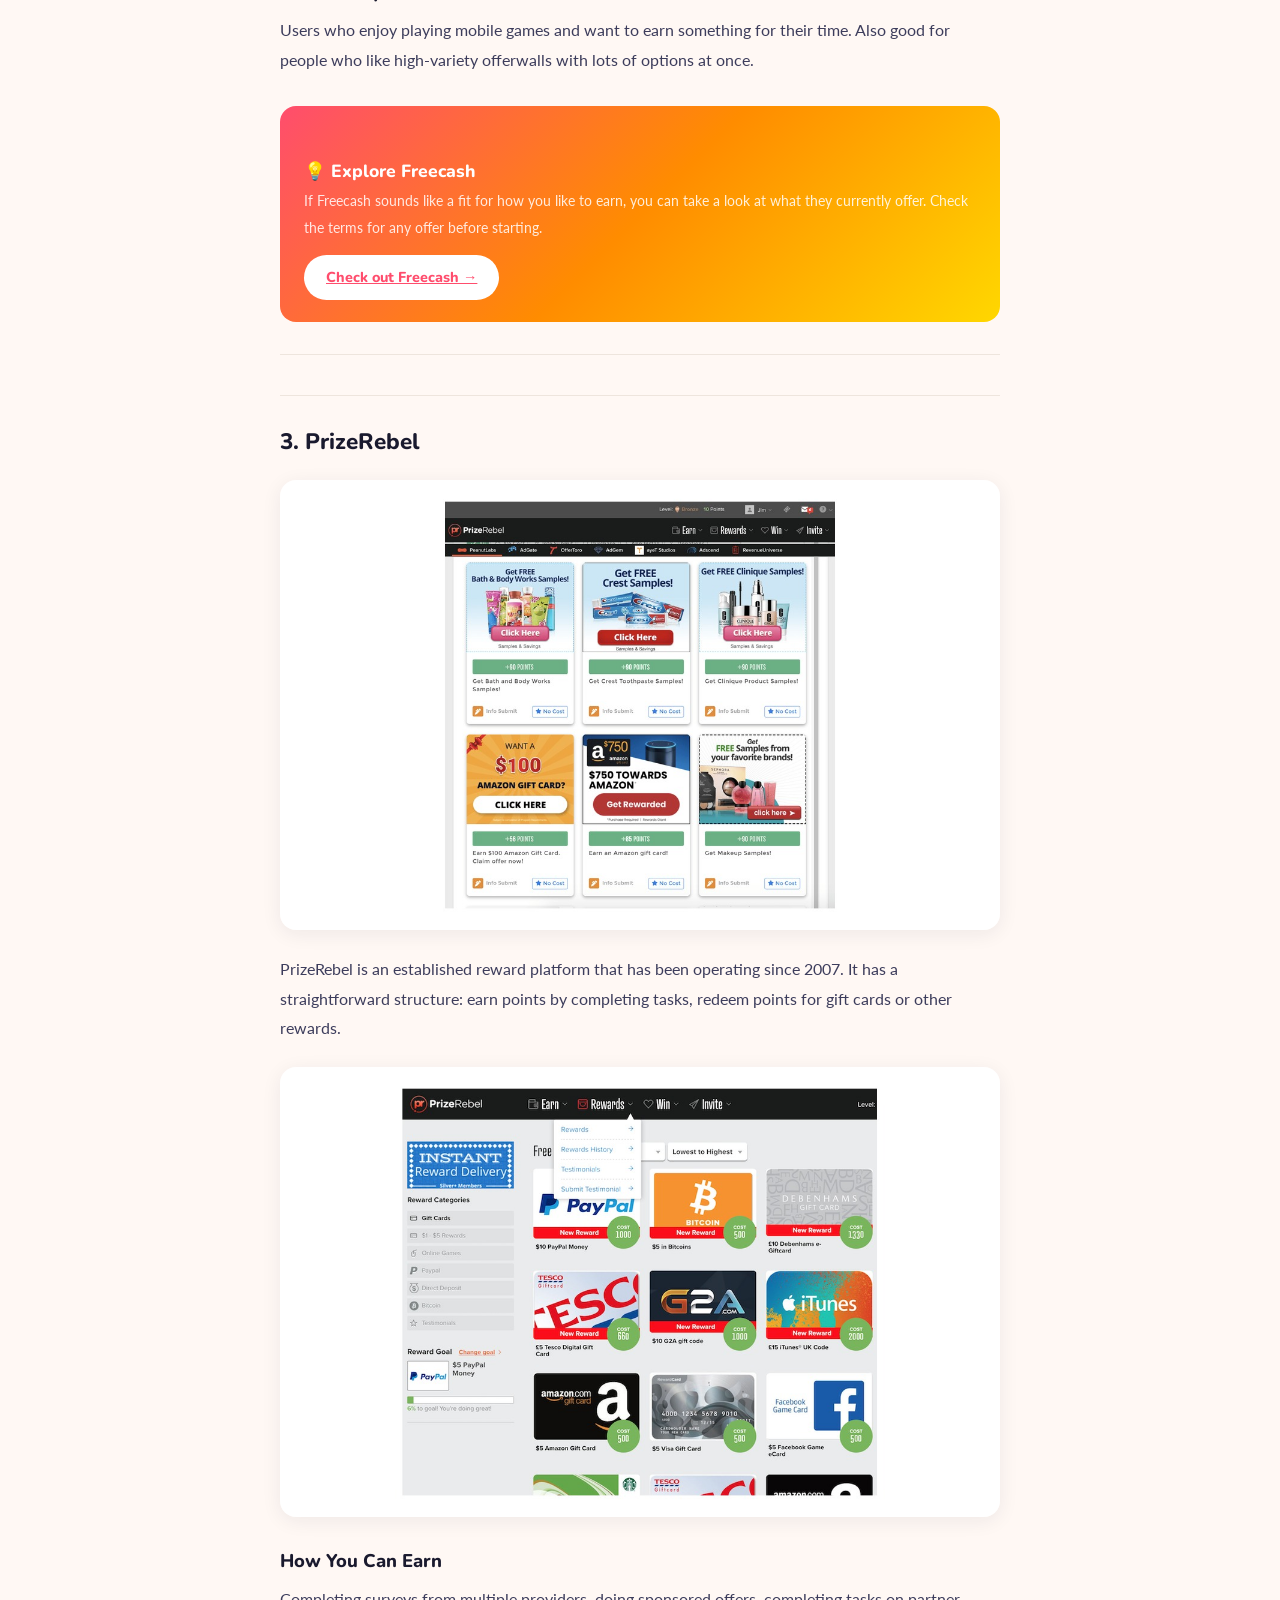
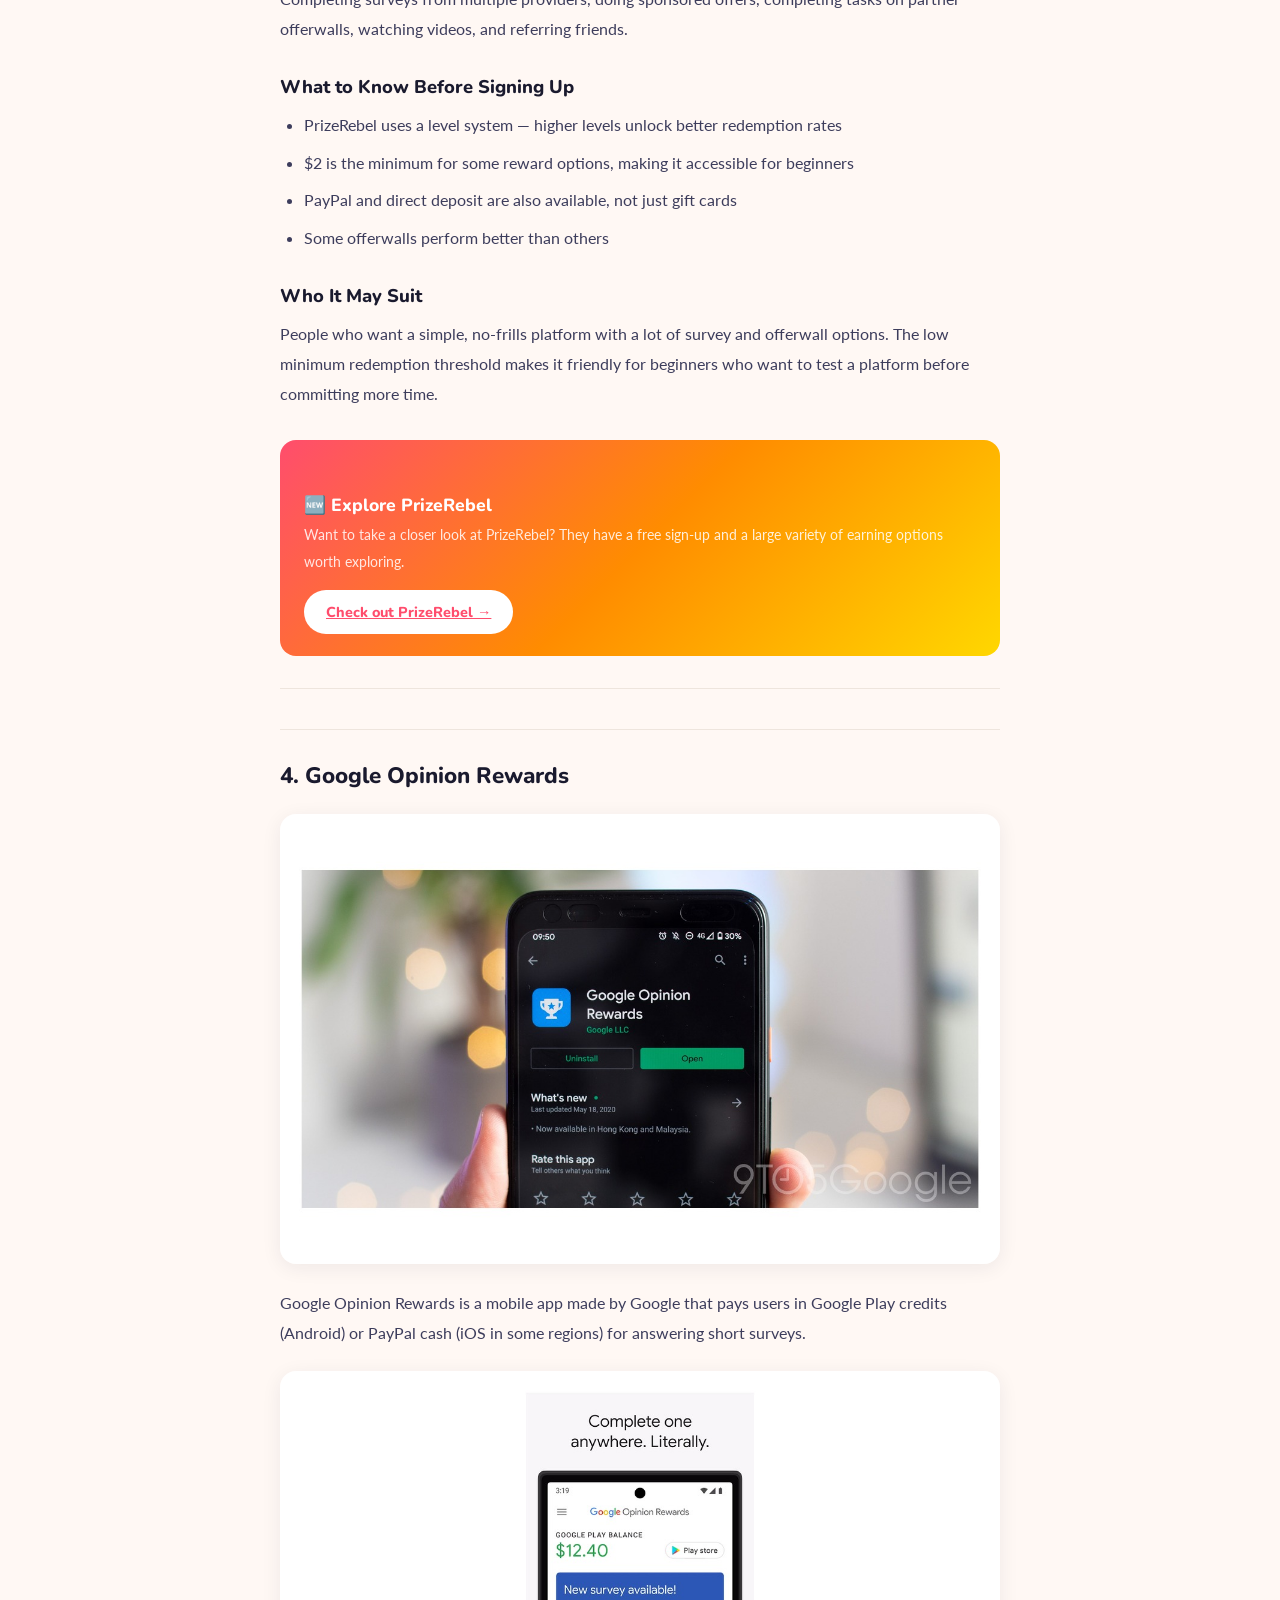
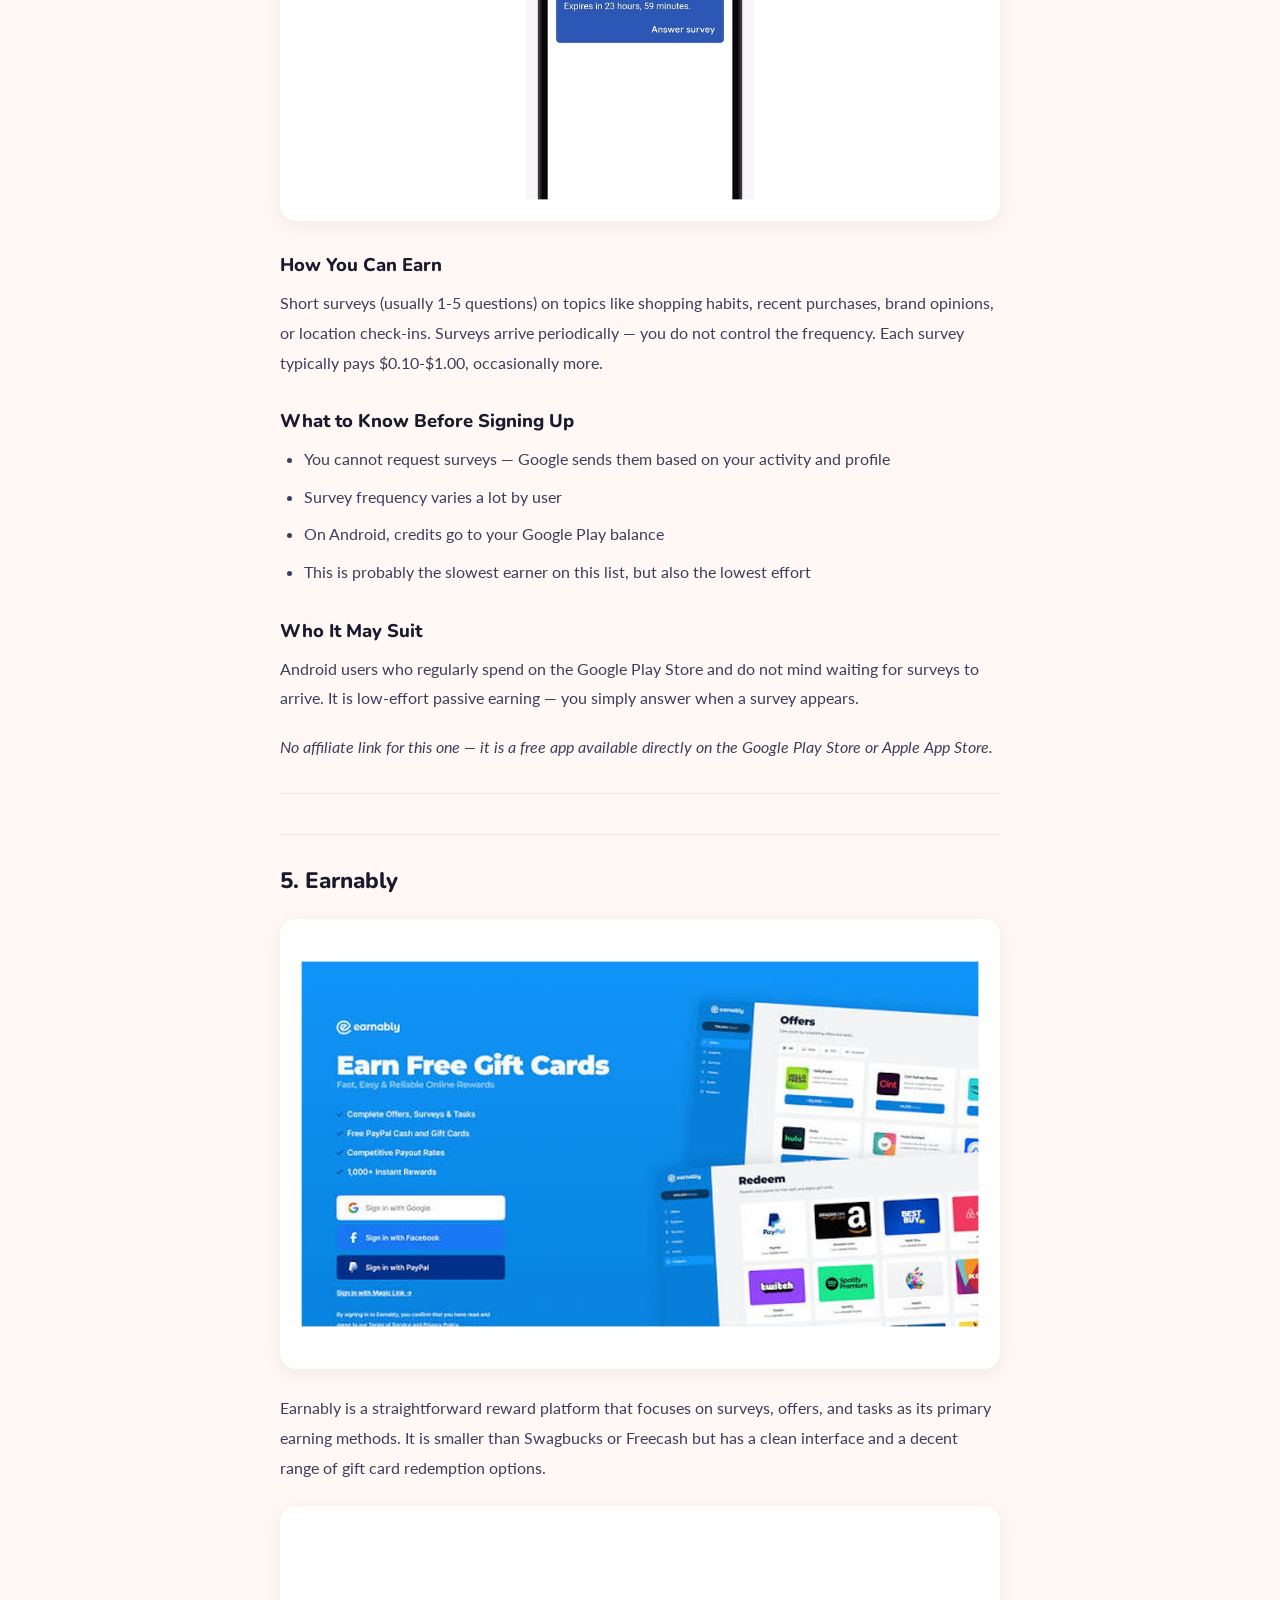
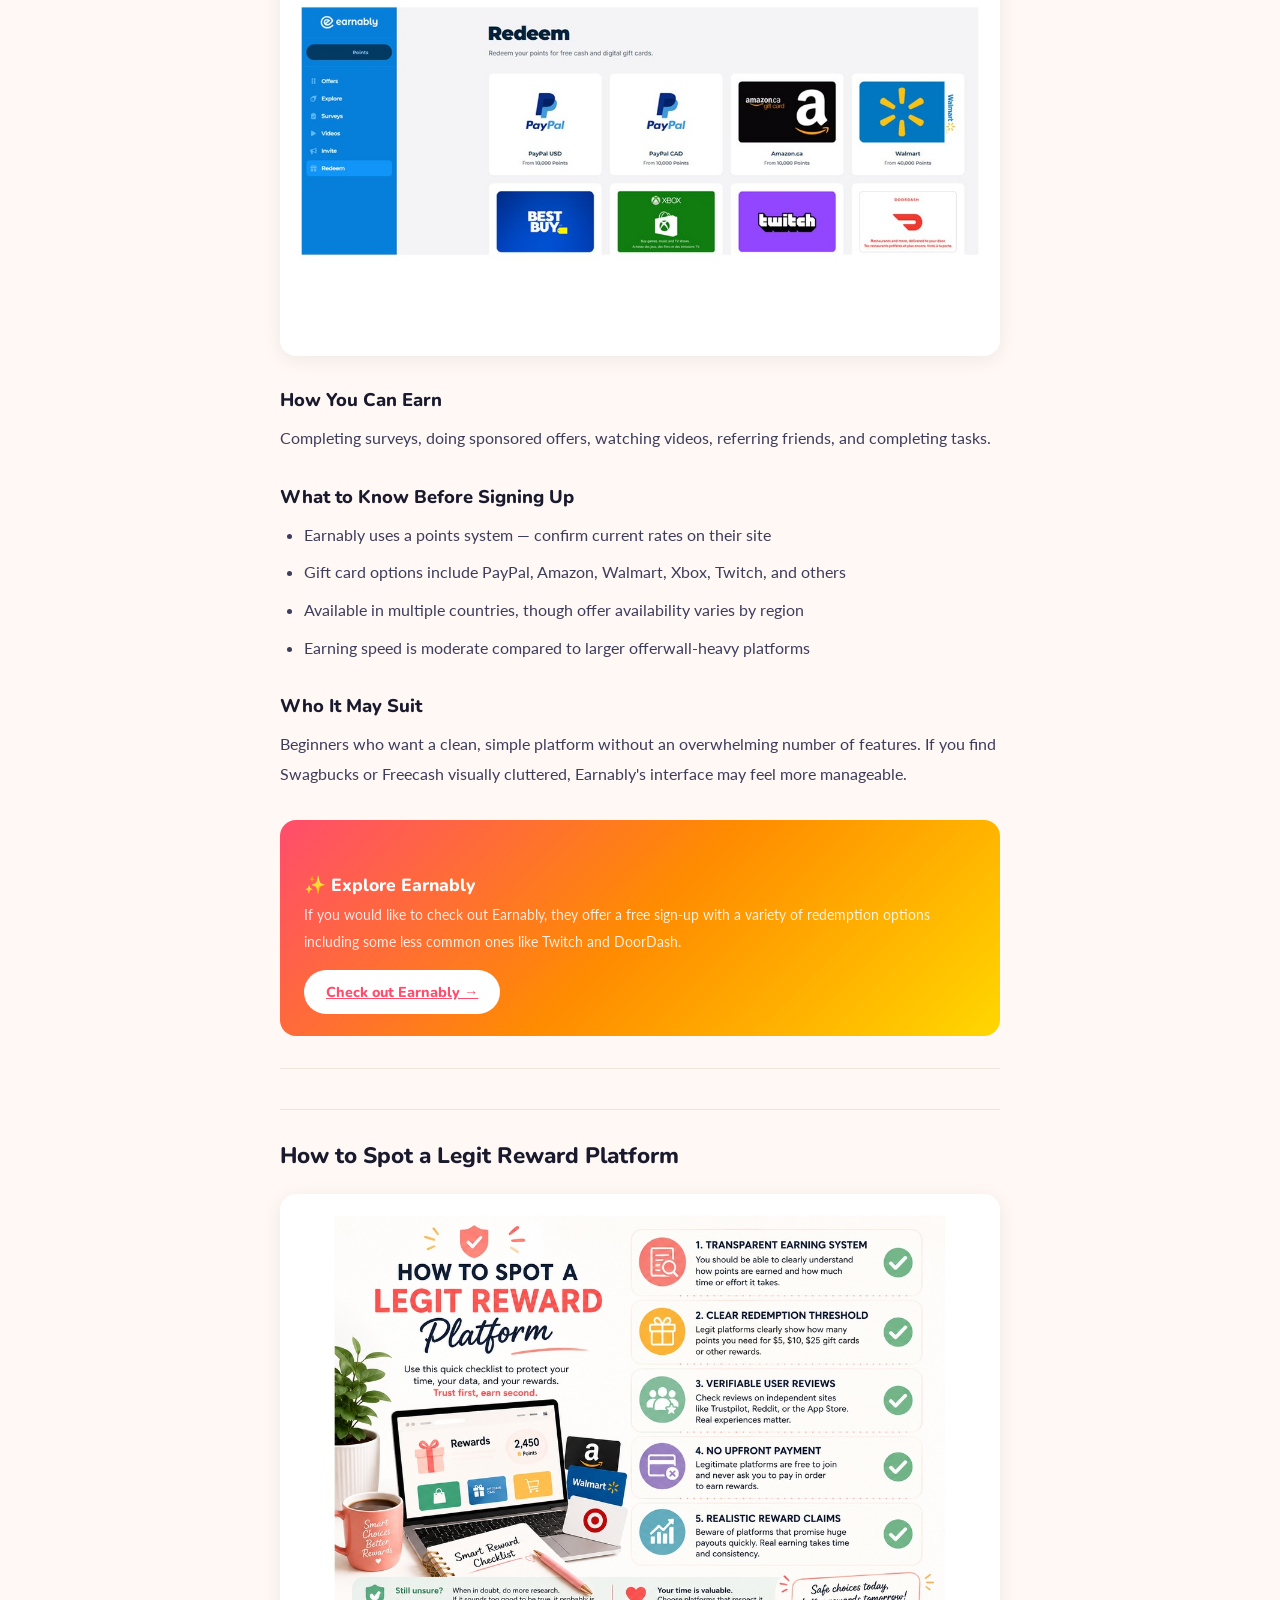
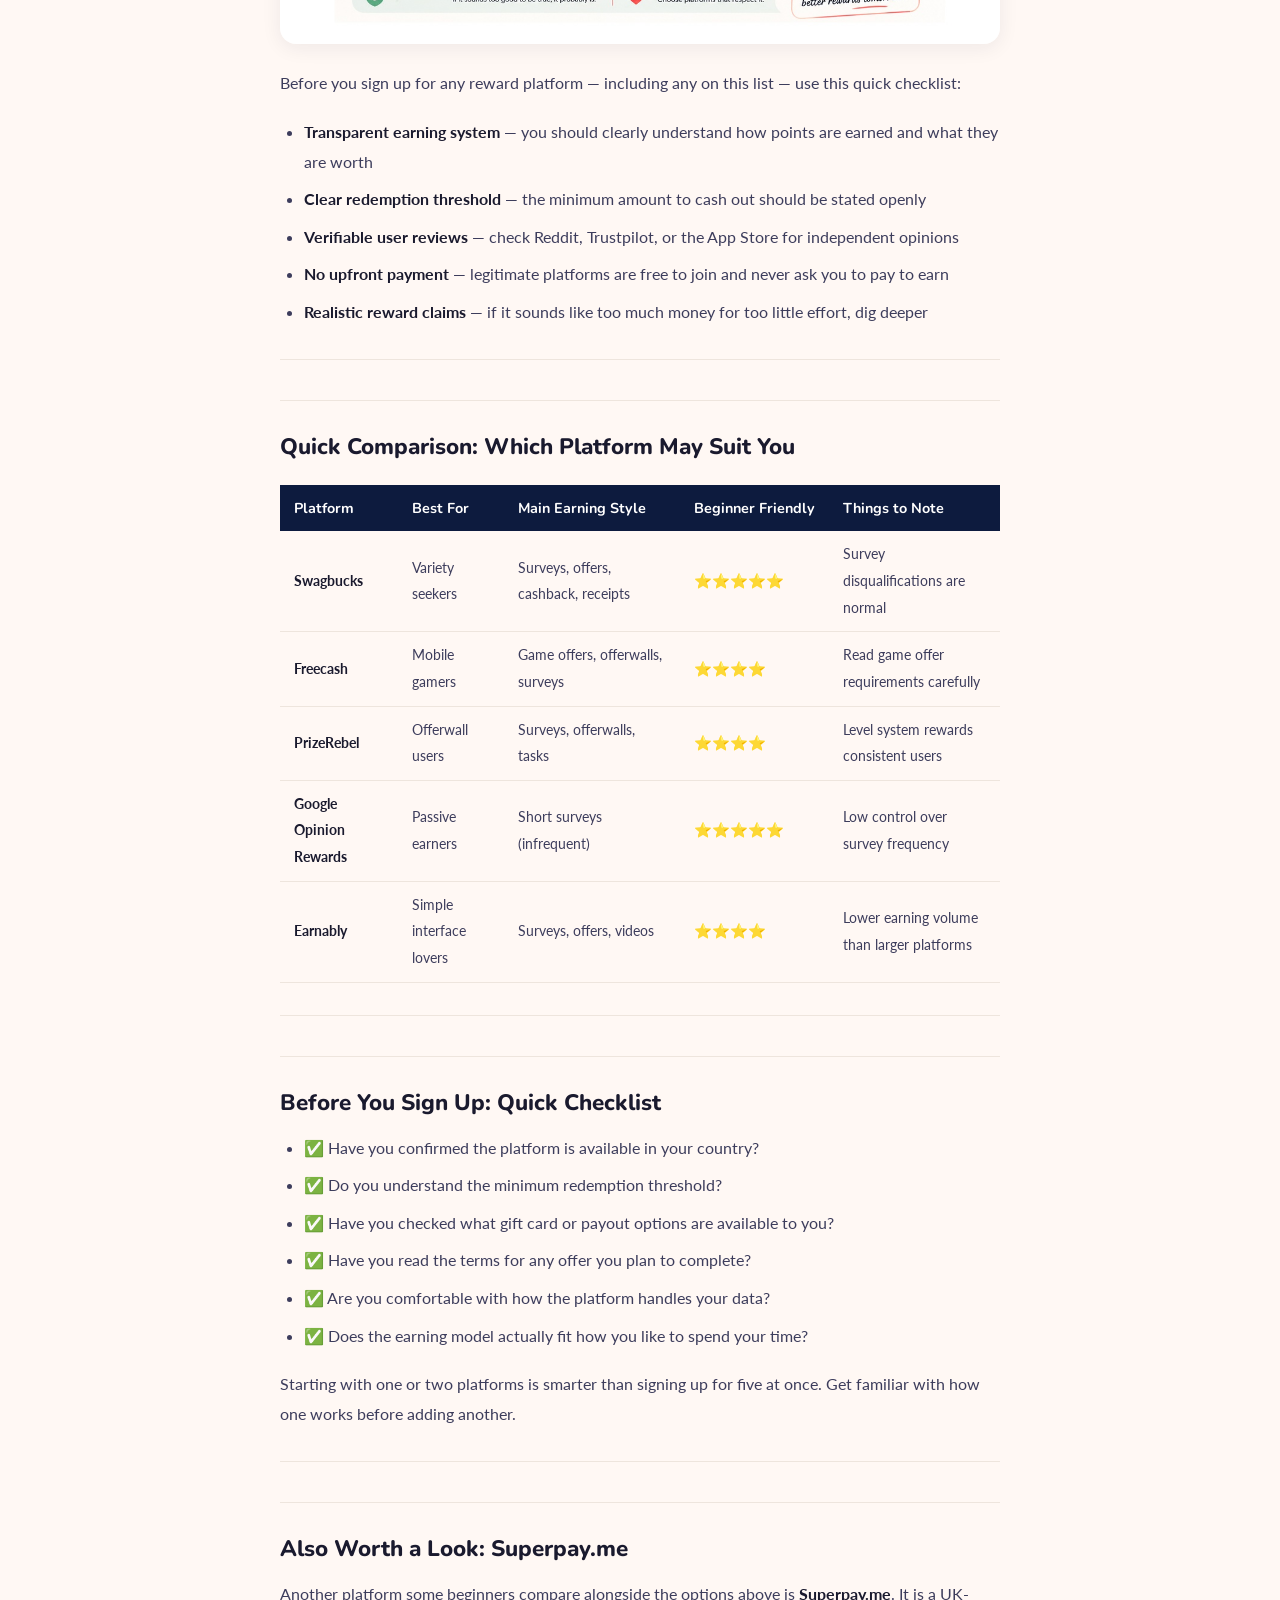
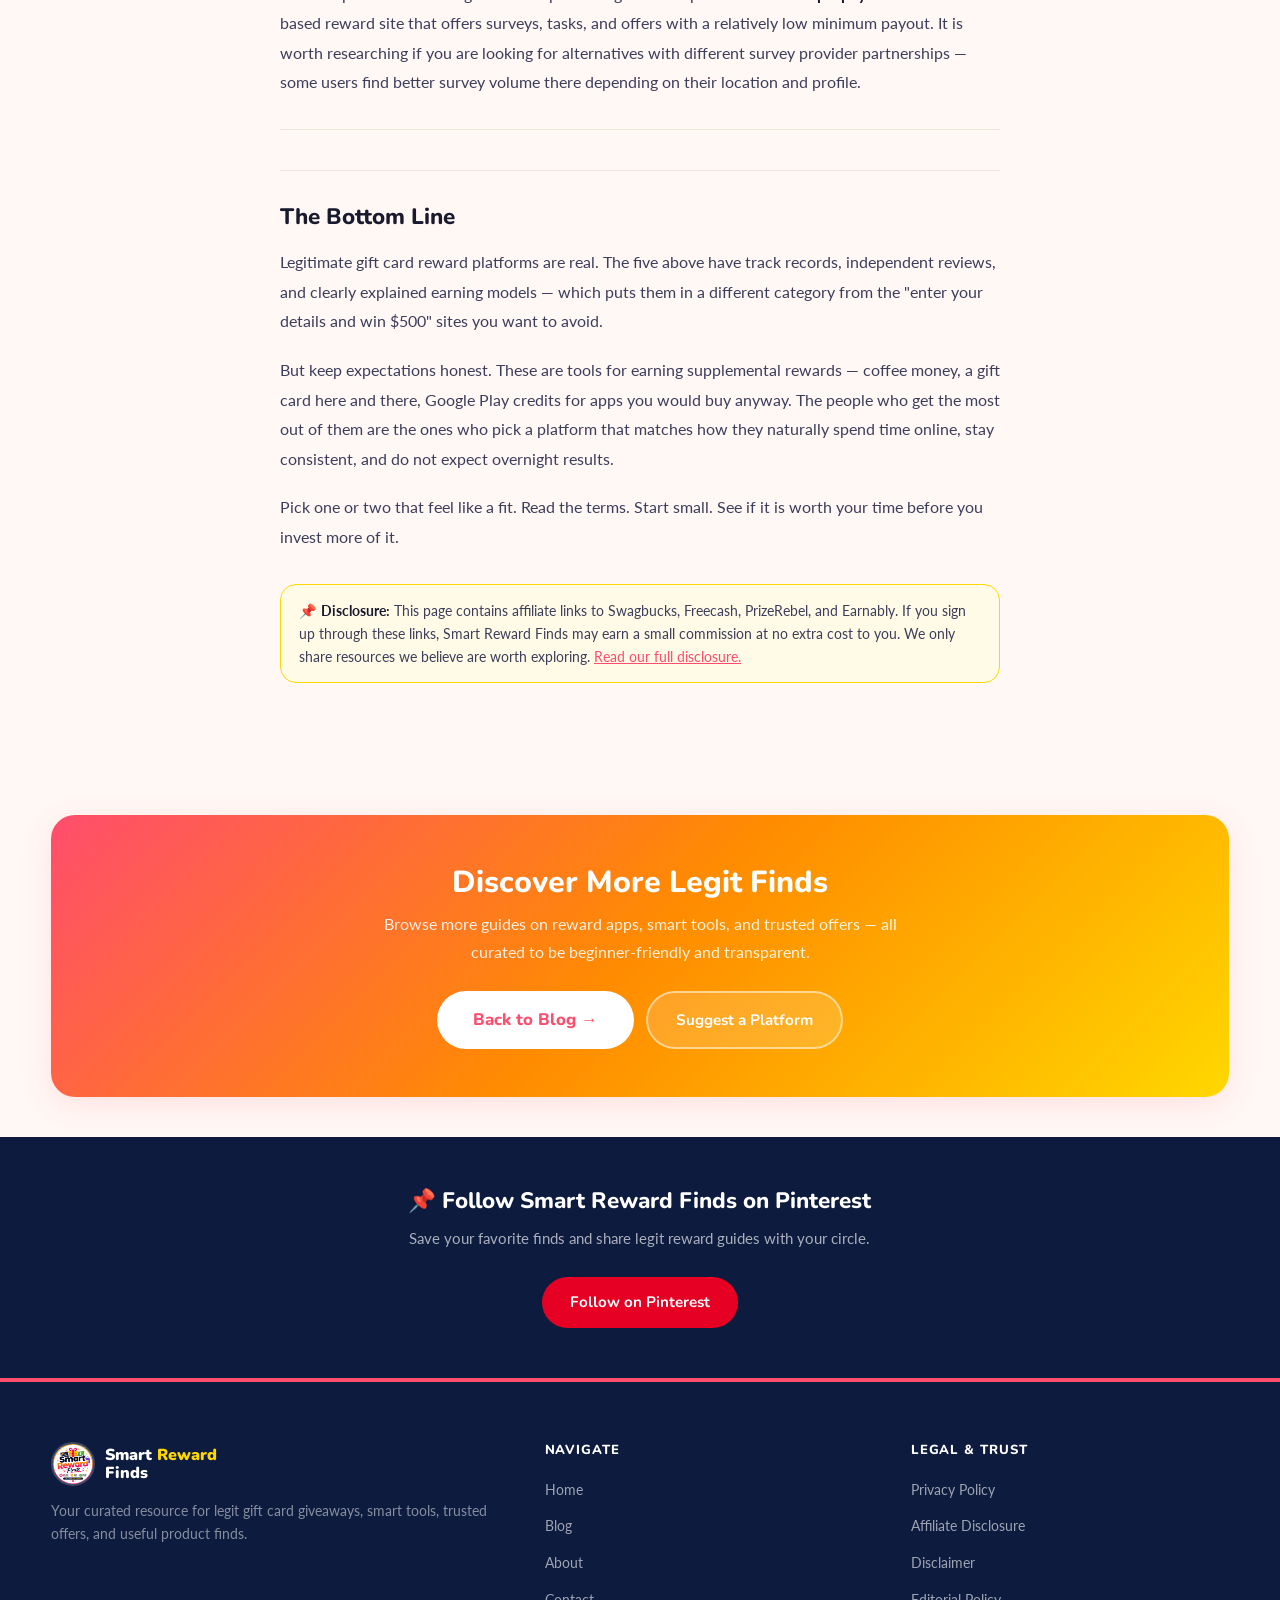
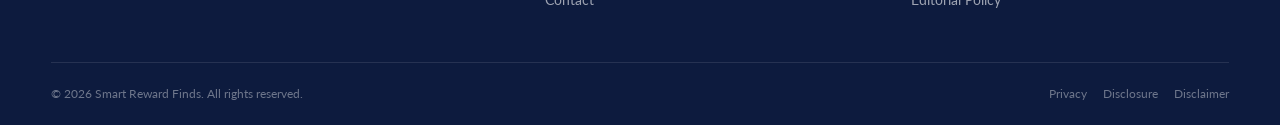
<file: blog/5-legit-gift-card-reward-platforms-2026.html>
<!DOCTYPE html>
<html lang="en">
<head>
<meta charset="UTF-8"/>
<meta name="viewport" content="width=device-width, initial-scale=1.0"/>
<title>5 Legit Gift Card Reward Platforms Worth Checking Out in 2026 — Smart Reward Finds</title>
<meta name="description" content="A beginner-friendly, trust-first roundup of 5 legitimate platforms people use to earn gift cards online — with realistic expectations, honest notes, and affiliate links disclosed."/>
<meta property="og:title" content="5 Legit Gift Card Reward Platforms Worth Checking Out in 2026"/>
<meta property="og:description" content="A beginner-friendly roundup of 5 legitimate platforms people use to earn gift cards online."/>
<meta property="og:image" content="/images/blog/hero-reward-platforms.jpg"/>
<meta property="og:type" content="article"/>
<link rel="icon" type="image/png" href="/images/logo.png"/>
<link rel="stylesheet" href="/style.css"/>
</head>
<body>

<header class="site-header">
  <div class="container">
    <div class="header-inner">
      <a class="logo" href="/index.html">
        <img src="/images/logo.png" alt="Smart Reward Finds Logo" width="46" height="46"/>
        <div>
          <div class="logo-name">Smart <span>Reward</span> Finds</div>
          <div class="logo-tag">Legit Finds. Real Rewards.</div>
        </div>
      </a>
      <nav class="nav">
        <a href="/index.html">Home</a>
        <a href="/blog.html" class="active">Blog</a>
        <a href="/about.html">About</a>
        <a href="/contact.html">Contact</a>
        <a class="nav-cta" href="/blog.html">Explore Finds &rarr;</a>
      </nav>
      <button class="hamburger" id="hamburger" onclick="toggleMenu()" aria-label="Toggle menu" aria-expanded="false">
        <span></span><span></span><span></span>
      </button>
    </div>
  </div>
  <nav class="mobile-nav" id="mobile-nav">
    <a href="/index.html">Home</a>
    <a href="/blog.html">Blog</a>
    <a href="/about.html">About</a>
    <a href="/contact.html">Contact</a>
  </nav>
</header>

<!-- POST HERO -->
<div class="post-hero-section">
  <div class="container">
    <div class="post-meta" style="justify-content:center;margin-bottom:16px">
      <span class="badge">Gift Card Giveaways</span>
      <span class="post-date">June 25, 2025</span>
    </div>
    <h1>5 Legit Gift Card Reward Platforms Worth Checking Out in 2026</h1>
  </div>
  <div class="post-featured-img" style="max-width:860px;margin:24px auto 0">
    <img src="/images/blog/hero-reward-platforms.jpg" alt="Gift cards, smartphone reward app, and rewards checklist on a styled desk" loading="eager"/>
  </div>
</div>

<!-- POST BODY -->
<div class="post-prose container">

  <p>If you have spent any time searching for ways to earn gift cards online, you already know the problem: for every one legitimate platform, there are ten sites making promises that do not add up.</p>
  <p>The truth is that real gift card reward platforms do exist. People use them every day. But they are <strong>supplemental reward tools</strong> — not income replacements, not side hustles that pay rent, and definitely not "earn $500 this week" situations.</p>
  <p>This guide focuses on five well-known platforms that beginners commonly research when getting started with online rewards. We will break down what each one actually does, what to expect, and what to keep in mind before you sign up for anything.</p>

  <blockquote>
    <strong>&#128204; Disclosure:</strong> Some links in this post are affiliate links. If you sign up through one of them, Smart Reward Finds may earn a small referral commission — at no extra cost to you. This does not change what we recommend. We have included these platforms because they are commonly discussed and beginner-accessible. Always read the terms of any platform before signing up.
  </blockquote>

  <hr/>

  <h2>How We Chose These Platforms</h2>
  <p>Not every reward site made this list. Here is what we looked for:</p>
  <ul>
    <li><strong>Free to join</strong> — no payment required to participate</li>
    <li><strong>Established reputation</strong> — platforms with enough public discussion to verify they are real</li>
    <li><strong>Gift card or cash redemption options</strong> — not just sweepstakes entries or vague credits</li>
    <li><strong>Realistic earning model</strong> — how you earn is clearly explained</li>
    <li><strong>Beginner accessible</strong> — you do not need special skills or equipment</li>
    <li><strong>Public reviews exist</strong> — you can find independent opinions on Reddit, Trustpilot, or app stores</li>
  </ul>

  <hr/>

  <h2>1. Swagbucks</h2>
  <img src="/images/blog/swagbucks-dashboard.jpg" alt="Swagbucks dashboard showing featured offers and partner offerwall" loading="lazy"/>
  <p>Swagbucks is one of the most widely recognized names in the online rewards space. It has been around since 2008 and has paid out hundreds of millions of dollars in rewards — which is worth noting when you are trying to figure out whether a platform is legitimate.</p>

  <h3>How You Can Earn</h3>
  <p>Swagbucks uses a points system called SB. You accumulate SB through activities like taking surveys, completing sponsored offers, shopping online through their cashback portal, watching videos, playing games, scanning grocery receipts, and using their search engine.</p>

  <h3>What to Know Before Signing Up</h3>
  <ul>
    <li>Survey disqualifications are common — this is normal on any survey platform</li>
    <li>Some offers track better than others</li>
    <li>A $3-$5 gift card is typically the lowest redemption threshold</li>
    <li>Availability of certain activities may vary by country</li>
  </ul>

  <h3>Who It May Suit</h3>
  <p>People who want a variety of earning methods in one place. If you do not love surveys, you can focus on cashback shopping or receipt scanning instead.</p>

  <div class="affiliate-cta">
    <h3>&#127873; Explore Swagbucks</h3>
    <p>If you want to explore it yourself, Swagbucks has a free sign-up and a variety of ways to earn. Always check the current terms on their site.</p>
    <a href="https://www.swagbucks.com/p/register?rb=OUFUEJVimf5u7vzL&rp=1" target="_blank" rel="noopener nofollow">Check out Swagbucks &rarr;</a>
  </div>

  <hr/>

  <h2>2. Freecash</h2>
  <img src="/images/blog/freecash-homepage.jpg" alt="Freecash homepage showing app and game offers with sign-up form" loading="lazy"/>
  <p>Freecash is a newer platform compared to Swagbucks, but it has grown a strong following — particularly among users who like completing app and game-based offers. It is built around a clean interface with a heavy emphasis on offerwall-style tasks.</p>

  <img src="/images/blog/freecash-surveys-dashboard.jpg" alt="Freecash internal dashboard showing featured surveys and offer partner network" loading="lazy"/>

  <h3>How You Can Earn</h3>
  <p>Freecash rewards users in coins (which convert to cash or gift cards) for installing and reaching milestones in mobile games, completing sign-up offers, taking surveys, completing tasks on partner offerwalls, and watching video content.</p>

  <h3>What to Know Before Signing Up</h3>
  <ul>
    <li>Game-based offers often require reaching specific in-game levels — read the requirements carefully</li>
    <li>Earning potential varies by country and device</li>
    <li>Coin-to-cash conversion rates are clearly displayed</li>
    <li>Customer support reviews are mixed, as with most platforms of this type</li>
  </ul>

  <h3>Who It May Suit</h3>
  <p>Users who enjoy playing mobile games and want to earn something for their time. Also good for people who like high-variety offerwalls with lots of options at once.</p>

  <div class="affiliate-cta">
    <h3>&#128161; Explore Freecash</h3>
    <p>If Freecash sounds like a fit for how you like to earn, you can take a look at what they currently offer. Check the terms for any offer before starting.</p>
    <a href="https://freecash.com/r/03bc65bfad5f07a1266e" target="_blank" rel="noopener nofollow">Check out Freecash &rarr;</a>
  </div>

  <hr/>

  <h2>3. PrizeRebel</h2>
  <img src="/images/blog/prizerebel-offer-wall.jpg" alt="PrizeRebel offer wall showing various sponsored tasks and point values" loading="lazy"/>
  <p>PrizeRebel is an established reward platform that has been operating since 2007. It has a straightforward structure: earn points by completing tasks, redeem points for gift cards or other rewards.</p>

  <img src="/images/blog/prizerebel-rewards-tab.jpg" alt="PrizeRebel rewards redemption tab showing gift card and PayPal options" loading="lazy"/>

  <h3>How You Can Earn</h3>
  <p>Completing surveys from multiple providers, doing sponsored offers, completing tasks on partner offerwalls, watching videos, and referring friends.</p>

  <h3>What to Know Before Signing Up</h3>
  <ul>
    <li>PrizeRebel uses a level system — higher levels unlock better redemption rates</li>
    <li>$2 is the minimum for some reward options, making it accessible for beginners</li>
    <li>PayPal and direct deposit are also available, not just gift cards</li>
    <li>Some offerwalls perform better than others</li>
  </ul>

  <h3>Who It May Suit</h3>
  <p>People who want a simple, no-frills platform with a lot of survey and offerwall options. The low minimum redemption threshold makes it friendly for beginners who want to test a platform before committing more time.</p>

  <div class="affiliate-cta">
    <h3>&#127381; Explore PrizeRebel</h3>
    <p>Want to take a closer look at PrizeRebel? They have a free sign-up and a large variety of earning options worth exploring.</p>
    <a href="https://www.prizerebel.com/index.php?r=16709583" target="_blank" rel="noopener nofollow">Check out PrizeRebel &rarr;</a>
  </div>

  <hr/>

  <h2>4. Google Opinion Rewards</h2>
  <img src="/images/blog/google-opinion-rewards.jpg" alt="Google Opinion Rewards app shown on a phone — Play Store listing" loading="lazy"/>
  <p>Google Opinion Rewards is a mobile app made by Google that pays users in Google Play credits (Android) or PayPal cash (iOS in some regions) for answering short surveys.</p>

  <img src="/images/blog/google-opinion-rewards-app.jpg" alt="Google Opinion Rewards app interface showing balance and new survey notification" loading="lazy"/>

  <h3>How You Can Earn</h3>
  <p>Short surveys (usually 1-5 questions) on topics like shopping habits, recent purchases, brand opinions, or location check-ins. Surveys arrive periodically — you do not control the frequency. Each survey typically pays $0.10-$1.00, occasionally more.</p>

  <h3>What to Know Before Signing Up</h3>
  <ul>
    <li>You cannot request surveys — Google sends them based on your activity and profile</li>
    <li>Survey frequency varies a lot by user</li>
    <li>On Android, credits go to your Google Play balance</li>
    <li>This is probably the slowest earner on this list, but also the lowest effort</li>
  </ul>

  <h3>Who It May Suit</h3>
  <p>Android users who regularly spend on the Google Play Store and do not mind waiting for surveys to arrive. It is low-effort passive earning — you simply answer when a survey appears.</p>

  <p><em>No affiliate link for this one — it is a free app available directly on the Google Play Store or Apple App Store.</em></p>

  <hr/>

  <h2>5. Earnably</h2>
  <img src="/images/blog/earnably-homepage.jpg" alt="Earnably homepage showing free gift card earning features and sign-in options" loading="lazy"/>
  <p>Earnably is a straightforward reward platform that focuses on surveys, offers, and tasks as its primary earning methods. It is smaller than Swagbucks or Freecash but has a clean interface and a decent range of gift card redemption options.</p>

  <img src="/images/blog/earnably-redeem.jpg" alt="Earnably redeem page showing PayPal, Amazon, Walmart, Best Buy, Xbox, Twitch and DoorDash gift cards" loading="lazy"/>

  <h3>How You Can Earn</h3>
  <p>Completing surveys, doing sponsored offers, watching videos, referring friends, and completing tasks.</p>

  <h3>What to Know Before Signing Up</h3>
  <ul>
    <li>Earnably uses a points system — confirm current rates on their site</li>
    <li>Gift card options include PayPal, Amazon, Walmart, Xbox, Twitch, and others</li>
    <li>Available in multiple countries, though offer availability varies by region</li>
    <li>Earning speed is moderate compared to larger offerwall-heavy platforms</li>
  </ul>

  <h3>Who It May Suit</h3>
  <p>Beginners who want a clean, simple platform without an overwhelming number of features. If you find Swagbucks or Freecash visually cluttered, Earnably's interface may feel more manageable.</p>

  <div class="affiliate-cta">
    <h3>&#10024; Explore Earnably</h3>
    <p>If you would like to check out Earnably, they offer a free sign-up with a variety of redemption options including some less common ones like Twitch and DoorDash.</p>
    <a href="https://earnably.com/join/3084303" target="_blank" rel="noopener nofollow">Check out Earnably &rarr;</a>
  </div>

  <hr/>

  <h2>How to Spot a Legit Reward Platform</h2>
  <img src="/images/blog/how-to-spot-legit-platform.jpg" alt="Infographic: How to Spot a Legit Reward Platform — 5 point checklist" loading="lazy"/>
  <p>Before you sign up for any reward platform — including any on this list — use this quick checklist:</p>
  <ul>
    <li><strong>Transparent earning system</strong> — you should clearly understand how points are earned and what they are worth</li>
    <li><strong>Clear redemption threshold</strong> — the minimum amount to cash out should be stated openly</li>
    <li><strong>Verifiable user reviews</strong> — check Reddit, Trustpilot, or the App Store for independent opinions</li>
    <li><strong>No upfront payment</strong> — legitimate platforms are free to join and never ask you to pay to earn</li>
    <li><strong>Realistic reward claims</strong> — if it sounds like too much money for too little effort, dig deeper</li>
  </ul>

  <hr/>

  <h2>Quick Comparison: Which Platform May Suit You</h2>
  <table>
    <thead>
      <tr>
        <th>Platform</th>
        <th>Best For</th>
        <th>Main Earning Style</th>
        <th>Beginner Friendly</th>
        <th>Things to Note</th>
      </tr>
    </thead>
    <tbody>
      <tr>
        <td><strong>Swagbucks</strong></td>
        <td>Variety seekers</td>
        <td>Surveys, offers, cashback, receipts</td>
        <td>&#11088;&#11088;&#11088;&#11088;&#11088;</td>
        <td>Survey disqualifications are normal</td>
      </tr>
      <tr>
        <td><strong>Freecash</strong></td>
        <td>Mobile gamers</td>
        <td>Game offers, offerwalls, surveys</td>
        <td>&#11088;&#11088;&#11088;&#11088;</td>
        <td>Read game offer requirements carefully</td>
      </tr>
      <tr>
        <td><strong>PrizeRebel</strong></td>
        <td>Offerwall users</td>
        <td>Surveys, offerwalls, tasks</td>
        <td>&#11088;&#11088;&#11088;&#11088;</td>
        <td>Level system rewards consistent users</td>
      </tr>
      <tr>
        <td><strong>Google Opinion Rewards</strong></td>
        <td>Passive earners</td>
        <td>Short surveys (infrequent)</td>
        <td>&#11088;&#11088;&#11088;&#11088;&#11088;</td>
        <td>Low control over survey frequency</td>
      </tr>
      <tr>
        <td><strong>Earnably</strong></td>
        <td>Simple interface lovers</td>
        <td>Surveys, offers, videos</td>
        <td>&#11088;&#11088;&#11088;&#11088;</td>
        <td>Lower earning volume than larger platforms</td>
      </tr>
    </tbody>
  </table>

  <hr/>

  <h2>Before You Sign Up: Quick Checklist</h2>
  <ul>
    <li>&#9989; Have you confirmed the platform is available in your country?</li>
    <li>&#9989; Do you understand the minimum redemption threshold?</li>
    <li>&#9989; Have you checked what gift card or payout options are available to you?</li>
    <li>&#9989; Have you read the terms for any offer you plan to complete?</li>
    <li>&#9989; Are you comfortable with how the platform handles your data?</li>
    <li>&#9989; Does the earning model actually fit how you like to spend your time?</li>
  </ul>
  <p>Starting with one or two platforms is smarter than signing up for five at once. Get familiar with how one works before adding another.</p>

  <hr/>

  <h2>Also Worth a Look: Superpay.me</h2>
  <p>Another platform some beginners compare alongside the options above is <strong>Superpay.me</strong>. It is a UK-based reward site that offers surveys, tasks, and offers with a relatively low minimum payout. It is worth researching if you are looking for alternatives with different survey provider partnerships — some users find better survey volume there depending on their location and profile.</p>

  <hr/>

  <h2>The Bottom Line</h2>
  <p>Legitimate gift card reward platforms are real. The five above have track records, independent reviews, and clearly explained earning models — which puts them in a different category from the "enter your details and win $500" sites you want to avoid.</p>
  <p>But keep expectations honest. These are tools for earning supplemental rewards — coffee money, a gift card here and there, Google Play credits for apps you would buy anyway. The people who get the most out of them are the ones who pick a platform that matches how they naturally spend time online, stay consistent, and do not expect overnight results.</p>
  <p>Pick one or two that feel like a fit. Read the terms. Start small. See if it is worth your time before you invest more of it.</p>

  <!-- Disclosure -->
  <div class="disclosure-box">
    &#128204; <strong>Disclosure:</strong> This page contains affiliate links to Swagbucks, Freecash, PrizeRebel, and Earnably. If you sign up through these links, Smart Reward Finds may earn a small commission at no extra cost to you. We only share resources we believe are worth exploring. <a href="/affiliate-disclosure.html">Read our full disclosure.</a>
  </div>

</div>

<!-- Bottom CTA -->
<div class="container section-sm">
  <div class="cta-block">
    <h2>Discover More Legit Finds</h2>
    <p>Browse more guides on reward apps, smart tools, and trusted offers — all curated to be beginner-friendly and transparent.</p>
    <div class="cta-buttons">
      <a class="btn btn-white btn-lg" href="/blog.html">Back to Blog &rarr;</a>
      <a class="btn" style="background:rgba(255,255,255,0.15);color:#fff;border:2px solid rgba(255,255,255,0.5)" href="/contact.html">Suggest a Platform</a>
    </div>
  </div>
</div>

<div class="pinterest-band">
  <div class="container">
    <h2>&#128204; Follow Smart Reward Finds on Pinterest</h2>
    <p>Save your favorite finds and share legit reward guides with your circle.</p>
    <a class="btn btn-pinterest" href="https://pinterest.com/smartrewardfinds" target="_blank" rel="noopener">Follow on Pinterest</a>
  </div>
</div>

<footer class="site-footer">
  <div class="container">
    <div class="footer-grid">
      <div>
        <div class="footer-logo">
          <img src="/images/logo.png" alt="Smart Reward Finds" width="44" height="44"/>
          <div class="footer-brand-name">Smart <span>Reward</span><br/>Finds</div>
        </div>
        <p class="footer-tagline">Your curated resource for legit gift card giveaways, smart tools, trusted offers, and useful product finds.</p>
      </div>
      <div class="footer-col">
        <h4>Navigate</h4>
        <ul>
          <li><a href="/index.html">Home</a></li>
          <li><a href="/blog.html">Blog</a></li>
          <li><a href="/about.html">About</a></li>
          <li><a href="/contact.html">Contact</a></li>
        </ul>
      </div>
      <div class="footer-col">
        <h4>Legal &amp; Trust</h4>
        <ul>
          <li><a href="/privacy-policy.html">Privacy Policy</a></li>
          <li><a href="/affiliate-disclosure.html">Affiliate Disclosure</a></li>
          <li><a href="/disclaimer.html">Disclaimer</a></li>
          <li><a href="/editorial-policy.html">Editorial Policy</a></li>
        </ul>
      </div>
    </div>
    <div class="footer-bottom">
      <p>&copy; 2026 Smart Reward Finds. All rights reserved.</p>
      <div class="footer-legal">
        <a href="/privacy-policy.html">Privacy</a>
        <a href="/affiliate-disclosure.html">Disclosure</a>
        <a href="/disclaimer.html">Disclaimer</a>
      </div>
    </div>
  </div>
</footer>

<script src="/script.js"></script>
</body>
</html>
</file>
<file: style.css>
/* ============================================================
   SMART REWARD FINDS — style.css
   One stylesheet for all pages
   ============================================================ */

@import url('https://fonts.googleapis.com/css2?family=Nunito:wght@400;600;700;800;900&family=Lato:wght@400;700&display=swap');

/* ── Tokens ── */
:root {
  --coral: #FF4D6D;
  --orange: #FF8C00;
  --yellow: #FFD700;
  --navy: #0D1B3E;
  --white: #FFFFFF;
  --offwhite: #FFF8F4;
  --softgray: #F5F0EC;
  --border: #EEE5DD;
  --text: #1A1A2E;
  --body: #3D3D5C;
  --muted: #7A7A9A;
  --gradient: linear-gradient(135deg, #FF4D6D 0%, #FF8C00 50%, #FFD700 100%);
  --hero-grad: linear-gradient(150deg, #FFF3E8 0%, #FFF0F3 50%, #F3EDFF 100%);
  --shadow-sm: 0 2px 8px rgba(255,77,109,0.08);
  --shadow-md: 0 8px 32px rgba(255,77,109,0.13);
  --shadow-card: 0 4px 20px rgba(29,29,60,0.07);
  --radius-sm: 8px;
  --radius-md: 16px;
  --radius-lg: 24px;
  --radius-pill: 999px;
}

/* ── Reset ── */
*, *::before, *::after { box-sizing: border-box; margin: 0; padding: 0; }
html { scroll-behavior: smooth; font-size: 16px; }
body { font-family: 'Lato', sans-serif; background: var(--offwhite); color: var(--body); line-height: 1.8; -webkit-font-smoothing: antialiased; }
a { text-decoration: none; color: inherit; }
img { max-width: 100%; display: block; height: auto; }
ul, ol { list-style: none; }
h1,h2,h3,h4,h5,h6 { font-family: 'Nunito', sans-serif; color: var(--text); line-height: 1.25; font-weight: 800; }

/* ── Layout ── */
.container { width: min(1200px, 92%); margin: 0 auto; }
.section { padding: 64px 0; }
.section-sm { padding: 40px 0; }

/* ── Typography helpers ── */
.text-coral { color: var(--coral); }
.text-muted { color: var(--muted); }
.text-center { text-align: center; }
.lead { font-size: 1.05rem; color: var(--muted); line-height: 1.75; }

/* ── Section label ── */
.section-label {
  display: inline-flex;
  align-items: center;
  gap: 6px;
  font-family: 'Nunito', sans-serif;
  font-weight: 700;
  font-size: 0.82rem;
  text-transform: uppercase;
  letter-spacing: 0.08em;
  color: var(--coral);
  margin-bottom: 10px;
}
.section-label::before {
  content: '';
  display: block;
  width: 20px;
  height: 3px;
  background: var(--gradient);
  border-radius: 2px;
}

/* ── Badges ── */
.badge {
  display: inline-block;
  background: #FFE8ED;
  color: var(--coral);
  padding: 4px 12px;
  border-radius: var(--radius-pill);
  font-size: 0.72rem;
  font-weight: 700;
  font-family: 'Nunito', sans-serif;
  text-transform: uppercase;
  letter-spacing: 0.05em;
}

/* ── Buttons ── */
.btn {
  display: inline-flex;
  align-items: center;
  gap: 6px;
  padding: 12px 28px;
  border-radius: var(--radius-pill);
  font-family: 'Nunito', sans-serif;
  font-weight: 700;
  font-size: 0.95rem;
  cursor: pointer;
  border: none;
  transition: transform 0.2s, box-shadow 0.2s, opacity 0.2s;
  text-decoration: none;
  white-space: nowrap;
}
.btn:hover { transform: translateY(-2px); }
.btn-primary { background: var(--gradient); color: #fff; box-shadow: var(--shadow-sm); }
.btn-primary:hover { box-shadow: var(--shadow-md); opacity: 0.95; }
.btn-secondary { background: #fff; color: var(--coral); border: 2px solid var(--coral); }
.btn-secondary:hover { background: #FFF0F3; }
.btn-white { background: #fff; color: var(--coral); font-weight: 800; }
.btn-white:hover { transform: translateY(-2px); box-shadow: 0 6px 20px rgba(0,0,0,0.15); }
.btn-pinterest { background: #E60023; color: #fff; }
.btn-pinterest:hover { opacity: 0.9; }
.btn-lg { padding: 14px 36px; font-size: 1.05rem; }

/* ══════════════════════════════════════
   HEADER
══════════════════════════════════════ */
.site-header {
  position: sticky;
  top: 0;
  z-index: 999;
  background: rgba(255,255,255,0.97);
  backdrop-filter: blur(12px);
  border-bottom: 1px solid var(--border);
  box-shadow: 0 2px 12px rgba(0,0,0,0.04);
}
.header-inner {
  display: flex;
  align-items: center;
  justify-content: space-between;
  height: 70px;
}
.logo {
  display: flex;
  align-items: center;
  gap: 10px;
  text-decoration: none;
}
.logo img {
  width: 46px;
  height: 46px;
  border-radius: 50%;
  object-fit: cover;
  border: 2px solid var(--border);
}
.logo-name {
  font-family: 'Nunito', sans-serif;
  font-weight: 900;
  font-size: 1.05rem;
  color: var(--text);
  line-height: 1.15;
}
.logo-name span { color: var(--coral); }
.logo-tag { font-size: 0.68rem; color: var(--muted); font-weight: 600; letter-spacing: 0.04em; }
.nav { display: flex; align-items: center; gap: 4px; }
.nav a {
  padding: 7px 14px;
  border-radius: var(--radius-pill);
  font-family: 'Nunito', sans-serif;
  font-weight: 700;
  font-size: 0.9rem;
  color: var(--body);
  transition: background 0.18s, color 0.18s;
}
.nav a:hover { background: #FFF0F3; color: var(--coral); }
.nav a.active { color: var(--coral); }
.nav .nav-cta {
  background: var(--gradient);
  color: #fff;
  padding: 8px 18px;
  box-shadow: var(--shadow-sm);
}
.nav .nav-cta:hover { opacity: 0.9; background: var(--gradient); color: #fff; }
.hamburger {
  display: none;
  flex-direction: column;
  gap: 5px;
  background: none;
  border: none;
  cursor: pointer;
  padding: 6px;
}
.hamburger span {
  display: block;
  width: 24px;
  height: 2px;
  background: var(--text);
  border-radius: 2px;
  transition: all 0.2s;
}
.mobile-nav {
  display: none;
  flex-direction: column;
  gap: 4px;
  padding: 12px 20px 20px;
  background: #fff;
  border-top: 1px solid var(--border);
}
.mobile-nav a {
  padding: 10px 14px;
  border-radius: var(--radius-sm);
  font-family: 'Nunito', sans-serif;
  font-weight: 700;
  color: var(--body);
  transition: background 0.18s;
}
.mobile-nav a:hover { background: #FFF0F3; color: var(--coral); }
.mobile-nav.open { display: flex; }

/* ══════════════════════════════════════
   HERO SECTION
══════════════════════════════════════ */
.hero-banner {
  overflow: hidden;
  border-bottom: 1px solid var(--border);
  background: var(--hero-grad);
}
.hero-banner img {
  width: 100%;
  max-height: 440px;
  object-fit: cover;
  display: block;
}

/* Homepage hero text */
.hero-text-section {
  background: var(--hero-grad);
  padding: 64px 0 0;
  overflow: hidden;
}
.hero-grid {
  display: grid;
  grid-template-columns: 1fr 1fr;
  gap: 48px;
  align-items: center;
}
.hero-eyebrow {
  display: inline-flex;
  align-items: center;
  gap: 6px;
  background: rgba(255,77,109,0.08);
  color: var(--coral);
  border-radius: var(--radius-pill);
  padding: 5px 14px;
  font-family: 'Nunito', sans-serif;
  font-weight: 700;
  font-size: 0.82rem;
  text-transform: uppercase;
  letter-spacing: 0.07em;
  margin-bottom: 16px;
}
.hero-title {
  font-size: clamp(2rem, 4.5vw, 3rem);
  font-weight: 900;
  line-height: 1.15;
  margin-bottom: 16px;
  color: var(--text);
}
.hero-title .gradient-text {
  background: var(--gradient);
  -webkit-background-clip: text;
  -webkit-text-fill-color: transparent;
  background-clip: text;
}
.hero-desc {
  font-size: 1.05rem;
  color: var(--muted);
  line-height: 1.75;
  margin-bottom: 24px;
  max-width: 460px;
}
.hero-pills {
  display: flex;
  flex-wrap: wrap;
  gap: 8px;
  margin-bottom: 28px;
}
.hero-pill {
  display: inline-flex;
  align-items: center;
  gap: 5px;
  padding: 6px 14px;
  background: #fff;
  border: 1.5px solid var(--border);
  border-radius: var(--radius-pill);
  font-size: 0.82rem;
  font-family: 'Nunito', sans-serif;
  font-weight: 700;
  color: var(--body);
  box-shadow: var(--shadow-sm);
}
.hero-actions { display: flex; gap: 12px; flex-wrap: wrap; }
.hero-image img {
  width: 100%;
  border-radius: var(--radius-lg) var(--radius-lg) 0 0;
  box-shadow: var(--shadow-md);
}

/* ══════════════════════════════════════
   CATEGORY CARDS
══════════════════════════════════════ */
.categories-grid {
  display: grid;
  grid-template-columns: repeat(auto-fill, minmax(260px, 1fr));
  gap: 20px;
  margin-top: 36px;
}
.cat-card {
  background: #fff;
  border: 1.5px solid var(--border);
  border-radius: var(--radius-lg);
  padding: 24px;
  display: flex;
  flex-direction: column;
  gap: 10px;
  text-decoration: none;
  color: inherit;
  box-shadow: var(--shadow-card);
  transition: transform 0.25s, box-shadow 0.25s, border-color 0.25s;
  position: relative;
  overflow: hidden;
}
.cat-card::before {
  content: '';
  position: absolute;
  top: 0; left: 0; right: 0;
  height: 3px;
  background: var(--gradient);
  transform: scaleX(0);
  transition: transform 0.3s;
  transform-origin: left;
}
.cat-card:hover { transform: translateY(-4px); box-shadow: var(--shadow-md); border-color: transparent; }
.cat-card:hover::before { transform: scaleX(1); }
.cat-icon {
  width: 50px;
  height: 50px;
  border-radius: var(--radius-md);
  display: flex;
  align-items: center;
  justify-content: center;
  font-size: 1.4rem;
  background: #FFE8ED;
}
.cat-title { font-family: 'Nunito', sans-serif; font-weight: 800; font-size: 1rem; color: var(--text); }
.cat-desc { font-size: 0.87rem; color: var(--muted); line-height: 1.55; }
.cat-link { font-family: 'Nunito', sans-serif; font-weight: 700; font-size: 0.85rem; color: var(--coral); margin-top: auto; }

/* ══════════════════════════════════════
   BLOG POST CARDS
══════════════════════════════════════ */
.posts-grid {
  display: grid;
  grid-template-columns: repeat(auto-fill, minmax(300px, 1fr));
  gap: 24px;
  margin-top: 36px;
}
.post-card {
  background: #fff;
  border-radius: var(--radius-lg);
  overflow: hidden;
  box-shadow: var(--shadow-card);
  border: 1px solid var(--border);
  display: flex;
  flex-direction: column;
  transition: transform 0.25s, box-shadow 0.25s;
  text-decoration: none;
  color: inherit;
}
.post-card:hover { transform: translateY(-5px); box-shadow: var(--shadow-md); }
.post-card-img {
  aspect-ratio: 16/9;
  overflow: hidden;
  background: var(--softgray);
}
.post-card-img img {
  width: 100%;
  height: 100%;
  object-fit: cover;
  transition: transform 0.35s;
}
.post-card:hover .post-card-img img { transform: scale(1.04); }
.post-card-body { padding: 22px; display: flex; flex-direction: column; gap: 10px; flex: 1; }
.post-meta { display: flex; align-items: center; gap: 10px; flex-wrap: wrap; }
.post-date { font-size: 0.8rem; color: var(--muted); font-family: 'Nunito', sans-serif; font-weight: 600; }
.post-card-title { font-family: 'Nunito', sans-serif; font-size: 1.15rem; font-weight: 800; color: var(--text); line-height: 1.3; }
.post-snippet { font-size: 0.9rem; color: var(--muted); line-height: 1.6; flex: 1; }
.read-more { font-family: 'Nunito', sans-serif; font-weight: 700; font-size: 0.87rem; color: var(--coral); display: inline-flex; align-items: center; gap: 4px; margin-top: 4px; transition: gap 0.2s; }
.post-card:hover .read-more { gap: 8px; }

/* ══════════════════════════════════════
   HOW IT WORKS
══════════════════════════════════════ */
.how-grid {
  display: grid;
  grid-template-columns: repeat(auto-fill, minmax(220px, 1fr));
  gap: 20px;
  margin-top: 36px;
}
.how-card {
  background: #fff;
  border: 1.5px solid var(--border);
  border-radius: var(--radius-lg);
  padding: 28px 22px;
  text-align: center;
  box-shadow: var(--shadow-card);
  position: relative;
  overflow: hidden;
}
.how-step {
  position: absolute;
  top: -8px;
  right: 10px;
  font-family: 'Nunito', sans-serif;
  font-weight: 900;
  font-size: 3.5rem;
  color: rgba(255,77,109,0.06);
  line-height: 1;
  pointer-events: none;
}
.how-icon { font-size: 2rem; margin-bottom: 12px; }
.how-title { font-family: 'Nunito', sans-serif; font-size: 1rem; font-weight: 800; margin-bottom: 8px; }
.how-desc { font-size: 0.87rem; color: var(--muted); line-height: 1.55; }

/* ══════════════════════════════════════
   TRUST SECTION
══════════════════════════════════════ */
.trust-grid {
  display: grid;
  grid-template-columns: repeat(auto-fill, minmax(260px, 1fr));
  gap: 16px;
  margin-top: 36px;
}
.trust-card {
  background: #fff;
  border: 1.5px solid var(--border);
  border-radius: var(--radius-md);
  padding: 20px;
  display: flex;
  gap: 14px;
  align-items: flex-start;
  box-shadow: var(--shadow-card);
}
.trust-icon {
  font-size: 1.4rem;
  width: 44px;
  height: 44px;
  background: #FFF0F3;
  border-radius: var(--radius-sm);
  display: flex;
  align-items: center;
  justify-content: center;
  flex-shrink: 0;
}
.trust-title { font-family: 'Nunito', sans-serif; font-weight: 800; font-size: 0.95rem; margin-bottom: 4px; }
.trust-desc { font-size: 0.85rem; color: var(--muted); line-height: 1.55; margin: 0; }

/* ══════════════════════════════════════
   CTA BLOCK
══════════════════════════════════════ */
.cta-block {
  background: var(--gradient);
  border-radius: var(--radius-lg);
  padding: 48px 36px;
  text-align: center;
  box-shadow: var(--shadow-md);
}
.cta-block h2 { color: #fff; font-size: clamp(1.3rem, 3vw, 1.9rem); margin-bottom: 10px; }
.cta-block p { color: rgba(255,255,255,0.88); margin-bottom: 24px; font-size: 0.97rem; max-width: 520px; margin-left: auto; margin-right: auto; }
.cta-buttons { display: flex; flex-wrap: wrap; gap: 12px; justify-content: center; }

/* ══════════════════════════════════════
   PINTEREST BAND
══════════════════════════════════════ */
.pinterest-band {
  background: var(--navy);
  padding: 50px 20px;
  text-align: center;
}
.pinterest-band h2 { color: #fff; font-size: 1.4rem; margin-bottom: 10px; }
.pinterest-band p { color: rgba(255,255,255,0.65); margin-bottom: 24px; font-size: 0.95rem; }

/* ══════════════════════════════════════
   FOOTER
══════════════════════════════════════ */
.site-footer {
  background: var(--navy);
  padding: 60px 0 0;
  color: rgba(255,255,255,0.7);
  border-top: 4px solid var(--coral);
}
.footer-grid {
  display: grid;
  grid-template-columns: 1.4fr 1fr 1fr;
  gap: 48px;
  padding-bottom: 48px;
}
.footer-logo { display: flex; align-items: center; gap: 10px; margin-bottom: 14px; }
.footer-logo img { width: 44px; height: 44px; border-radius: 50%; object-fit: cover; border: 2px solid rgba(255,255,255,0.2); }
.footer-brand-name { font-family: 'Nunito', sans-serif; font-weight: 900; font-size: 1rem; color: #fff; line-height: 1.15; }
.footer-brand-name span { color: var(--yellow); }
.footer-tagline { font-size: 0.85rem; color: rgba(255,255,255,0.5); line-height: 1.65; margin-bottom: 16px; }
.footer-col h4 { font-family: 'Nunito', sans-serif; font-size: 0.82rem; font-weight: 800; text-transform: uppercase; letter-spacing: 0.07em; color: #fff; margin-bottom: 16px; }
.footer-col ul { display: flex; flex-direction: column; gap: 8px; }
.footer-col ul li a { font-size: 0.88rem; color: rgba(255,255,255,0.6); transition: color 0.2s; }
.footer-col ul li a:hover { color: var(--yellow); }
.footer-bottom {
  border-top: 1px solid rgba(255,255,255,0.1);
  padding: 20px 0;
  display: flex;
  align-items: center;
  justify-content: space-between;
  flex-wrap: wrap;
  gap: 10px;
}
.footer-bottom p { font-size: 0.78rem; color: rgba(255,255,255,0.4); }
.footer-legal { display: flex; gap: 16px; flex-wrap: wrap; }
.footer-legal a { font-size: 0.78rem; color: rgba(255,255,255,0.4); transition: color 0.2s; }
.footer-legal a:hover { color: #fff; }

/* ══════════════════════════════════════
   PAGE HERO (inner pages)
══════════════════════════════════════ */
.page-hero {
  background: var(--hero-grad);
  padding: 60px 20px 48px;
  text-align: center;
  border-bottom: 1px solid var(--border);
}
.page-hero h1 { font-size: clamp(1.75rem, 4vw, 2.5rem); margin-bottom: 10px; }
.page-hero p { color: var(--muted); max-width: 540px; margin: 0 auto; font-size: 1rem; }

/* ══════════════════════════════════════
   BLOG LAYOUT (blog.html + post pages)
══════════════════════════════════════ */
.blog-layout {
  display: grid;
  grid-template-columns: 1fr 300px;
  gap: 48px;
  padding: 48px 0 80px;
  align-items: start;
}

/* ── Sidebar ── */
.sidebar { position: sticky; top: 90px; display: flex; flex-direction: column; gap: 20px; }
.sidebar-box {
  background: #fff;
  border: 1.5px solid var(--border);
  border-radius: var(--radius-lg);
  padding: 22px;
  box-shadow: var(--shadow-card);
}
.sidebar-box h3 {
  font-family: 'Nunito', sans-serif;
  font-size: 0.82rem;
  text-transform: uppercase;
  letter-spacing: 0.07em;
  color: var(--muted);
  margin-bottom: 14px;
  padding-bottom: 10px;
  border-bottom: 1px solid var(--border);
}
.about-widget { background: var(--gradient); border: none; text-align: center; }
.about-widget img { width: 70px; height: 70px; border-radius: 50%; margin: 0 auto 12px; border: 3px solid rgba(255,255,255,0.3); object-fit: cover; }
.about-widget h3 { color: #fff; font-size: 1rem; border: none; padding: 0; margin-bottom: 8px; text-transform: none; letter-spacing: 0; }
.about-widget p { font-size: 0.85rem; color: rgba(255,255,255,0.88); margin-bottom: 14px; line-height: 1.5; }
.about-widget a { display: inline-block; background: #fff; color: var(--coral); padding: 7px 18px; border-radius: var(--radius-pill); font-family: 'Nunito', sans-serif; font-weight: 800; font-size: 0.85rem; }
.cat-list { display: flex; flex-direction: column; gap: 6px; }
.cat-list a { display: flex; align-items: center; gap: 8px; font-family: 'Nunito', sans-serif; font-weight: 700; font-size: 0.9rem; color: var(--body); padding: 7px 10px; border-radius: var(--radius-sm); transition: background 0.18s, color 0.18s; }
.cat-list a:hover { background: #FFF0F3; color: var(--coral); }
.notice-box { background: #FFFBE6; border: 1.5px solid #FFD700; border-radius: var(--radius-md); padding: 16px; font-size: 0.85rem; line-height: 1.6; color: var(--body); }

/* ══════════════════════════════════════
   BLOG POST PROSE
══════════════════════════════════════ */
.post-hero-section {
  background: var(--hero-grad);
  padding: 48px 20px 0;
  border-bottom: 1px solid var(--border);
  text-align: center;
}
.post-hero-section .post-meta { justify-content: center; margin-bottom: 16px; }
.post-hero-section h1 { font-size: clamp(1.6rem, 4vw, 2.5rem); max-width: 780px; margin: 0 auto 20px; }
.post-featured-img { max-width: 820px; margin: 0 auto; border-radius: var(--radius-lg) var(--radius-lg) 0 0; overflow: hidden; box-shadow: var(--shadow-md); }
.post-featured-img img { width: 100%; }

.post-prose {
  max-width: 760px;
  margin: 0 auto;
  padding: 40px 20px 60px;
  font-size: 1rem;
  line-height: 1.85;
  color: var(--body);
}
.post-prose h2 { font-size: 1.4rem; margin: 2.5rem 0 1rem; padding-top: 2rem; border-top: 1px solid var(--border); }
.post-prose h3 { font-size: 1.15rem; margin: 2rem 0 0.75rem; }
.post-prose p { margin-bottom: 1.2rem; }
.post-prose ul, .post-prose ol { padding-left: 1.5rem; margin-bottom: 1.2rem; }
.post-prose ul { list-style: disc; }
.post-prose ol { list-style: decimal; }
.post-prose li { margin-bottom: 0.5rem; }
.post-prose a { color: var(--coral); text-decoration: underline; }
.post-prose strong { color: var(--text); font-weight: 700; }
.post-prose img { width: 100%; border-radius: var(--radius-md); margin: 1.5rem auto; box-shadow: var(--shadow-card); }
.post-prose blockquote { border-left: 4px solid var(--coral); background: #FFF8F4; padding: 14px 18px; margin: 1.5rem 0; border-radius: 0 var(--radius-sm) var(--radius-sm) 0; font-style: italic; color: var(--muted); }
.post-prose hr { border: none; height: 1px; background: var(--border); margin: 2rem 0; }
.post-prose table { width: 100%; border-collapse: collapse; margin: 1.5rem 0; font-size: 0.9rem; display: block; overflow-x: auto; }
.post-prose th { background: var(--navy); color: #fff; padding: 10px 14px; text-align: left; font-family: 'Nunito', sans-serif; white-space: nowrap; }
.post-prose td { padding: 10px 14px; border-bottom: 1px solid var(--border); }
.post-prose tr:nth-child(even) td { background: var(--offwhite); }

/* Callout boxes */
.callout { border-radius: var(--radius-md); padding: 16px 20px; margin: 1.5rem 0; font-size: 0.95rem; line-height: 1.65; }
.callout-info { background: #EEF6FF; border-left: 4px solid #3B82F6; }
.callout-tip { background: #F0FFF4; border-left: 4px solid #38B249; }
.callout-warn { background: #FFFBE6; border-left: 4px solid var(--yellow); }
.callout-note { background: #FFF8F4; border-left: 4px solid var(--coral); }

/* Disclosure */
.disclosure-box { background: #FFFBE6; border: 1.5px solid #FFD700; border-radius: var(--radius-md); padding: 14px 18px; font-size: 0.88rem; line-height: 1.65; margin: 2rem 0; color: var(--body); }
.disclosure-box a { color: var(--coral); text-decoration: underline; }

/* Affiliate CTA inside post */
.affiliate-cta { background: var(--gradient); border-radius: var(--radius-md); padding: 22px 24px; margin: 2rem 0; color: #fff; }
.affiliate-cta h3 { color: #fff; font-size: 1.1rem; margin-bottom: 6px; }
.affiliate-cta p { color: rgba(255,255,255,0.85); font-size: 0.9rem; margin-bottom: 14px; }
.affiliate-cta a { display: inline-block; background: #fff; color: var(--coral); padding: 9px 22px; border-radius: var(--radius-pill); font-family: 'Nunito', sans-serif; font-weight: 800; font-size: 0.9rem; transition: transform 0.2s; }
.affiliate-cta a:hover { transform: translateY(-2px); }

/* ══════════════════════════════════════
   CONTACT FORM
══════════════════════════════════════ */
.contact-layout { display: grid; grid-template-columns: 1fr 360px; gap: 48px; padding: 48px 0 80px; align-items: start; }
.form-card { background: #fff; border: 1.5px solid var(--border); border-radius: var(--radius-lg); padding: 36px 32px; box-shadow: var(--shadow-card); }
.form-card h2 { font-size: 1.35rem; margin-bottom: 6px; }
.form-card > p { color: var(--muted); font-size: 0.92rem; margin-bottom: 28px; }
.form-group { display: flex; flex-direction: column; gap: 6px; margin-bottom: 18px; }
.form-group label { font-family: 'Nunito', sans-serif; font-weight: 700; font-size: 0.9rem; color: var(--text); }
.form-group label .req { color: var(--coral); }
.form-control {
  padding: 11px 14px;
  border: 2px solid var(--border);
  border-radius: var(--radius-sm);
  font-family: 'Lato', sans-serif;
  font-size: 1rem;
  color: var(--text);
  background: #fff;
  transition: border-color 0.2s, box-shadow 0.2s;
  width: 100%;
}
.form-control:focus { outline: none; border-color: var(--coral); box-shadow: 0 0 0 3px rgba(255,77,109,0.12); }
.form-control::placeholder { color: var(--muted); }
textarea.form-control { resize: vertical; min-height: 130px; }
select.form-control { cursor: pointer; appearance: none; background-image: url("data:image/svg+xml,%3Csvg xmlns='http://www.w3.org/2000/svg' width='16' height='16' viewBox='0 0 24 24' fill='none' stroke='%237A7A9A' stroke-width='2'%3E%3Cpath d='m6 9 6 6 6-6'/%3E%3C/svg%3E"); background-repeat: no-repeat; background-position: right 12px center; padding-right: 36px; }
.submit-btn { width: 100%; padding: 14px; background: var(--gradient); color: #fff; border: none; border-radius: var(--radius-pill); font-family: 'Nunito', sans-serif; font-weight: 800; font-size: 1rem; cursor: pointer; transition: transform 0.2s, box-shadow 0.2s; margin-top: 6px; }
.submit-btn:hover { transform: translateY(-2px); box-shadow: var(--shadow-md); }
.submit-btn:disabled { opacity: 0.7; cursor: not-allowed; transform: none; }
.form-note { font-size: 0.78rem; color: var(--muted); text-align: center; margin-top: 12px; line-height: 1.55; }
.form-success { display: none; background: #E8F8EC; border: 1.5px solid #38B249; border-radius: var(--radius-md); padding: 20px; text-align: center; margin-top: 16px; }
.form-success h3 { color: #38B249; margin-bottom: 6px; }
.form-success p { font-size: 0.9rem; color: var(--muted); margin: 0; }
.form-error { display: none; background: #FFF0F3; border: 1.5px solid var(--coral); border-radius: var(--radius-md); padding: 12px 16px; text-align: center; margin-top: 12px; font-size: 0.88rem; color: var(--coral); }

/* ══════════════════════════════════════
   LEGAL PAGES
══════════════════════════════════════ */
.legal-body { max-width: 780px; margin: 0 auto; padding: 48px 20px 80px; }
.legal-body h2 { font-size: 1.2rem; margin: 2.5rem 0 0.75rem; padding-top: 2rem; border-top: 1px solid var(--border); }
.legal-body h2:first-of-type { border-top: none; margin-top: 0; padding-top: 0; }
.legal-body p { margin-bottom: 1rem; line-height: 1.8; font-size: 0.97rem; }
.legal-body ul { list-style: disc; padding-left: 1.5rem; margin-bottom: 1rem; }
.legal-body ul li { margin-bottom: 0.4rem; line-height: 1.7; font-size: 0.95rem; }
.legal-body a { color: var(--coral); text-decoration: underline; }
.highlight-box { background: #FFF8F4; border: 2px solid var(--coral); border-radius: var(--radius-md); padding: 20px 24px; margin-bottom: 2rem; font-size: 0.95rem; line-height: 1.75; }

/* ══════════════════════════════════════
   404 PAGE
══════════════════════════════════════ */
.not-found { min-height: 60vh; display: flex; align-items: center; justify-content: center; text-align: center; padding: 60px 20px; }
.not-found-inner { max-width: 480px; }
.not-found-emoji { font-size: 4rem; margin-bottom: 20px; }
.not-found h1 { font-size: 1.75rem; margin-bottom: 10px; }
.not-found p { color: var(--muted); margin-bottom: 28px; }
.not-found-links { display: flex; flex-wrap: wrap; gap: 12px; justify-content: center; }

/* ══════════════════════════════════════
   PAGER
══════════════════════════════════════ */
.pager { display: flex; justify-content: center; gap: 14px; padding: 32px 0; }
.pager a { padding: 10px 24px; border-radius: var(--radius-pill); font-family: 'Nunito', sans-serif; font-weight: 700; font-size: 0.9rem; background: var(--gradient); color: #fff; box-shadow: var(--shadow-sm); transition: transform 0.2s; }
.pager a:hover { transform: translateY(-2px); }

/* ══════════════════════════════════════
   RESPONSIVE
══════════════════════════════════════ */
@media (max-width: 960px) {
  .hero-grid { grid-template-columns: 1fr; text-align: center; }
  .hero-desc { margin-left: auto; margin-right: auto; }
  .hero-actions { justify-content: center; }
  .hero-pills { justify-content: center; }
  .hero-image { display: none; }
  .blog-layout { grid-template-columns: 1fr; }
  .sidebar { position: static; }
  .contact-layout { grid-template-columns: 1fr; }
  .footer-grid { grid-template-columns: 1fr; gap: 32px; }
}
@media (max-width: 768px) {
  .nav { display: none; }
  .hamburger { display: flex; }
  .section { padding: 48px 0; }
  .footer-bottom { flex-direction: column; align-items: flex-start; }
  .footer-legal { flex-wrap: wrap; gap: 10px; }
  .cta-block { padding: 36px 20px; }
  .form-card { padding: 24px 20px; }
}
@media (max-width: 480px) {
  .categories-grid { grid-template-columns: 1fr; }
  .posts-grid { grid-template-columns: 1fr; }
  .how-grid { grid-template-columns: 1fr; }
  .trust-grid { grid-template-columns: 1fr; }
}
</file>
